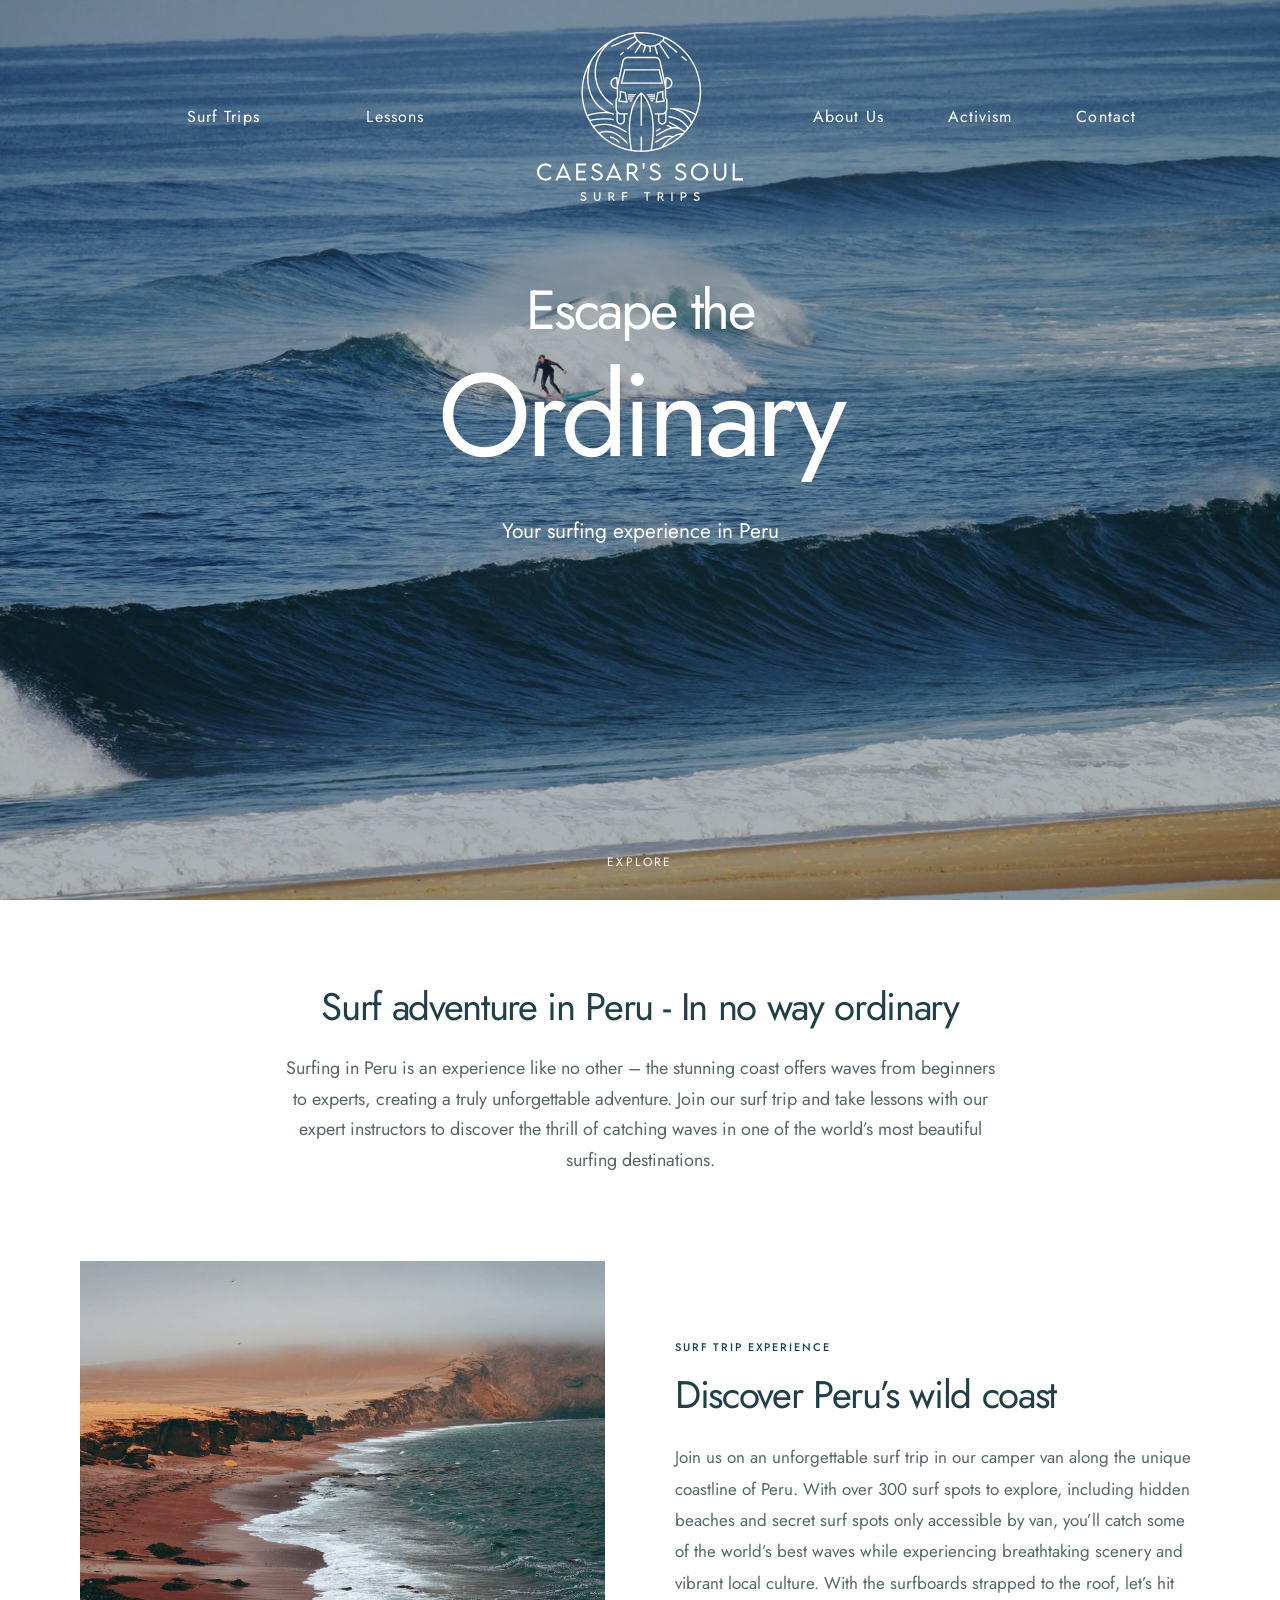
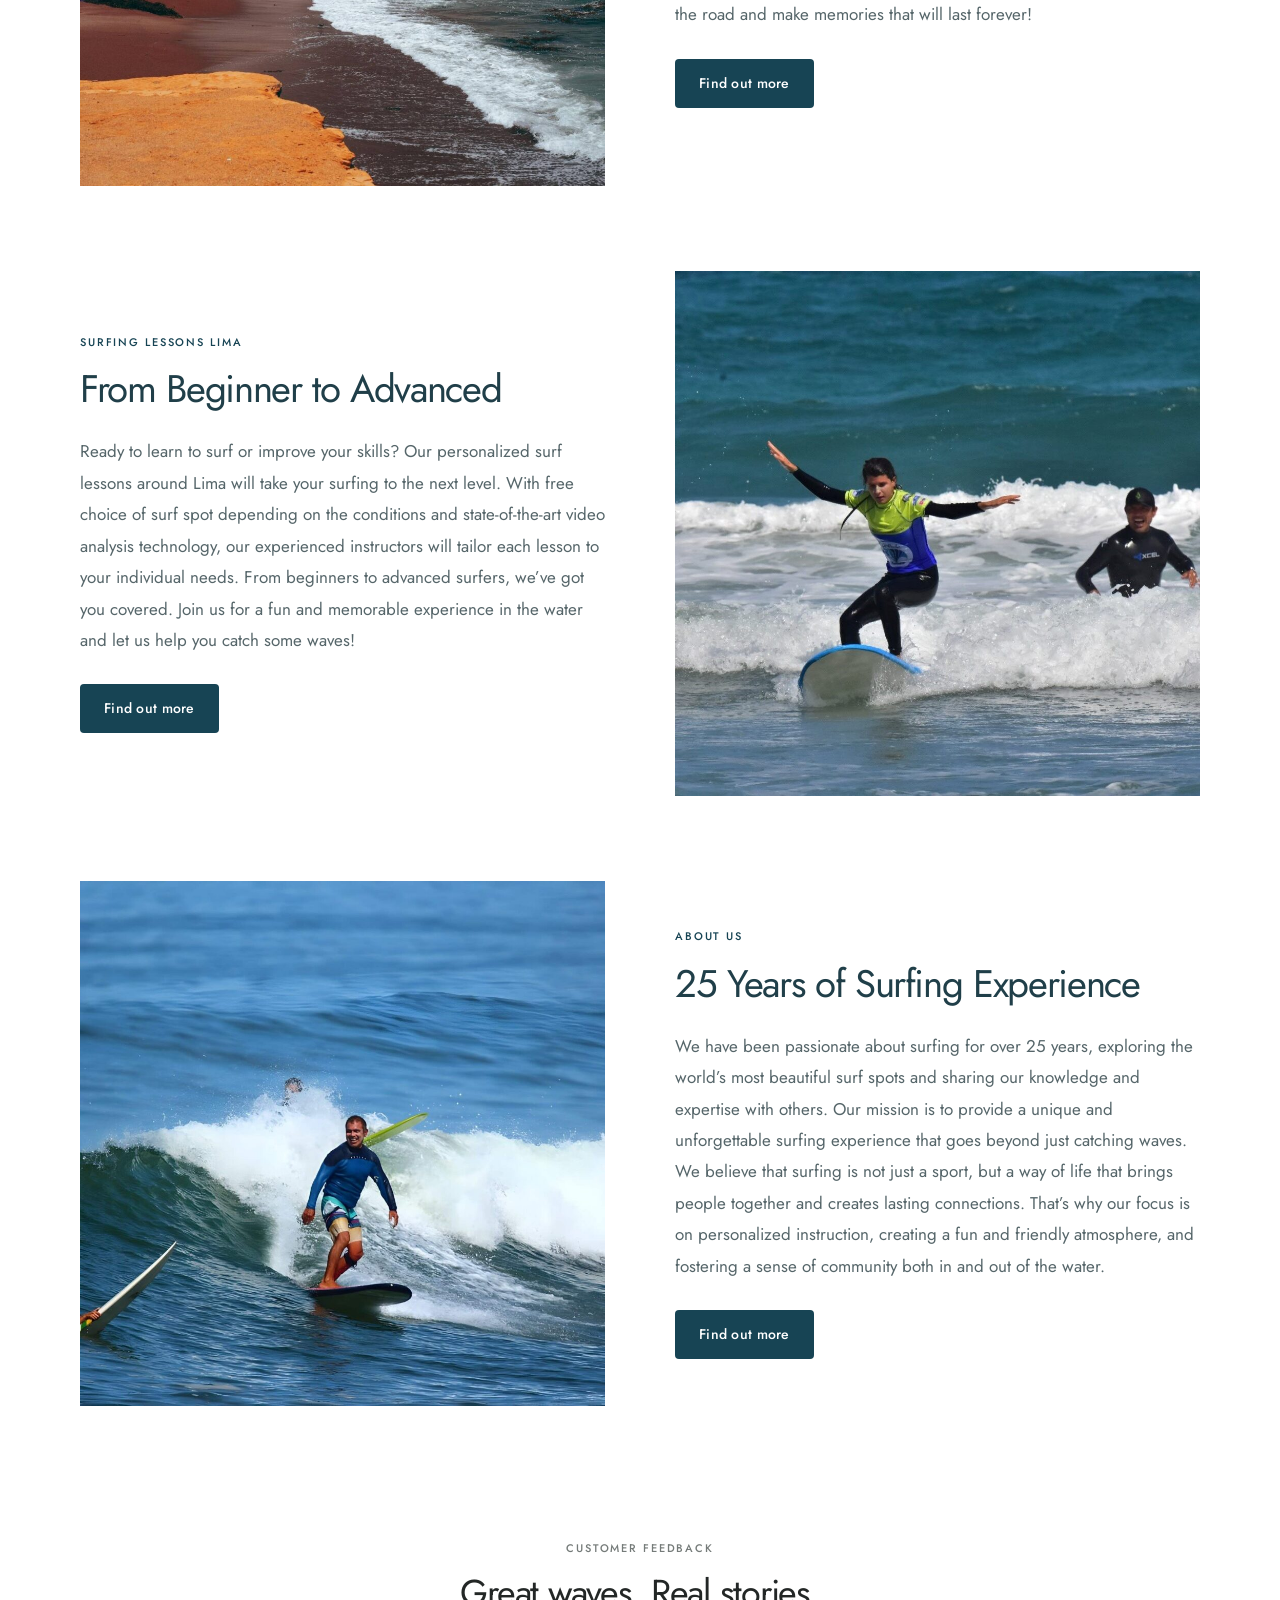
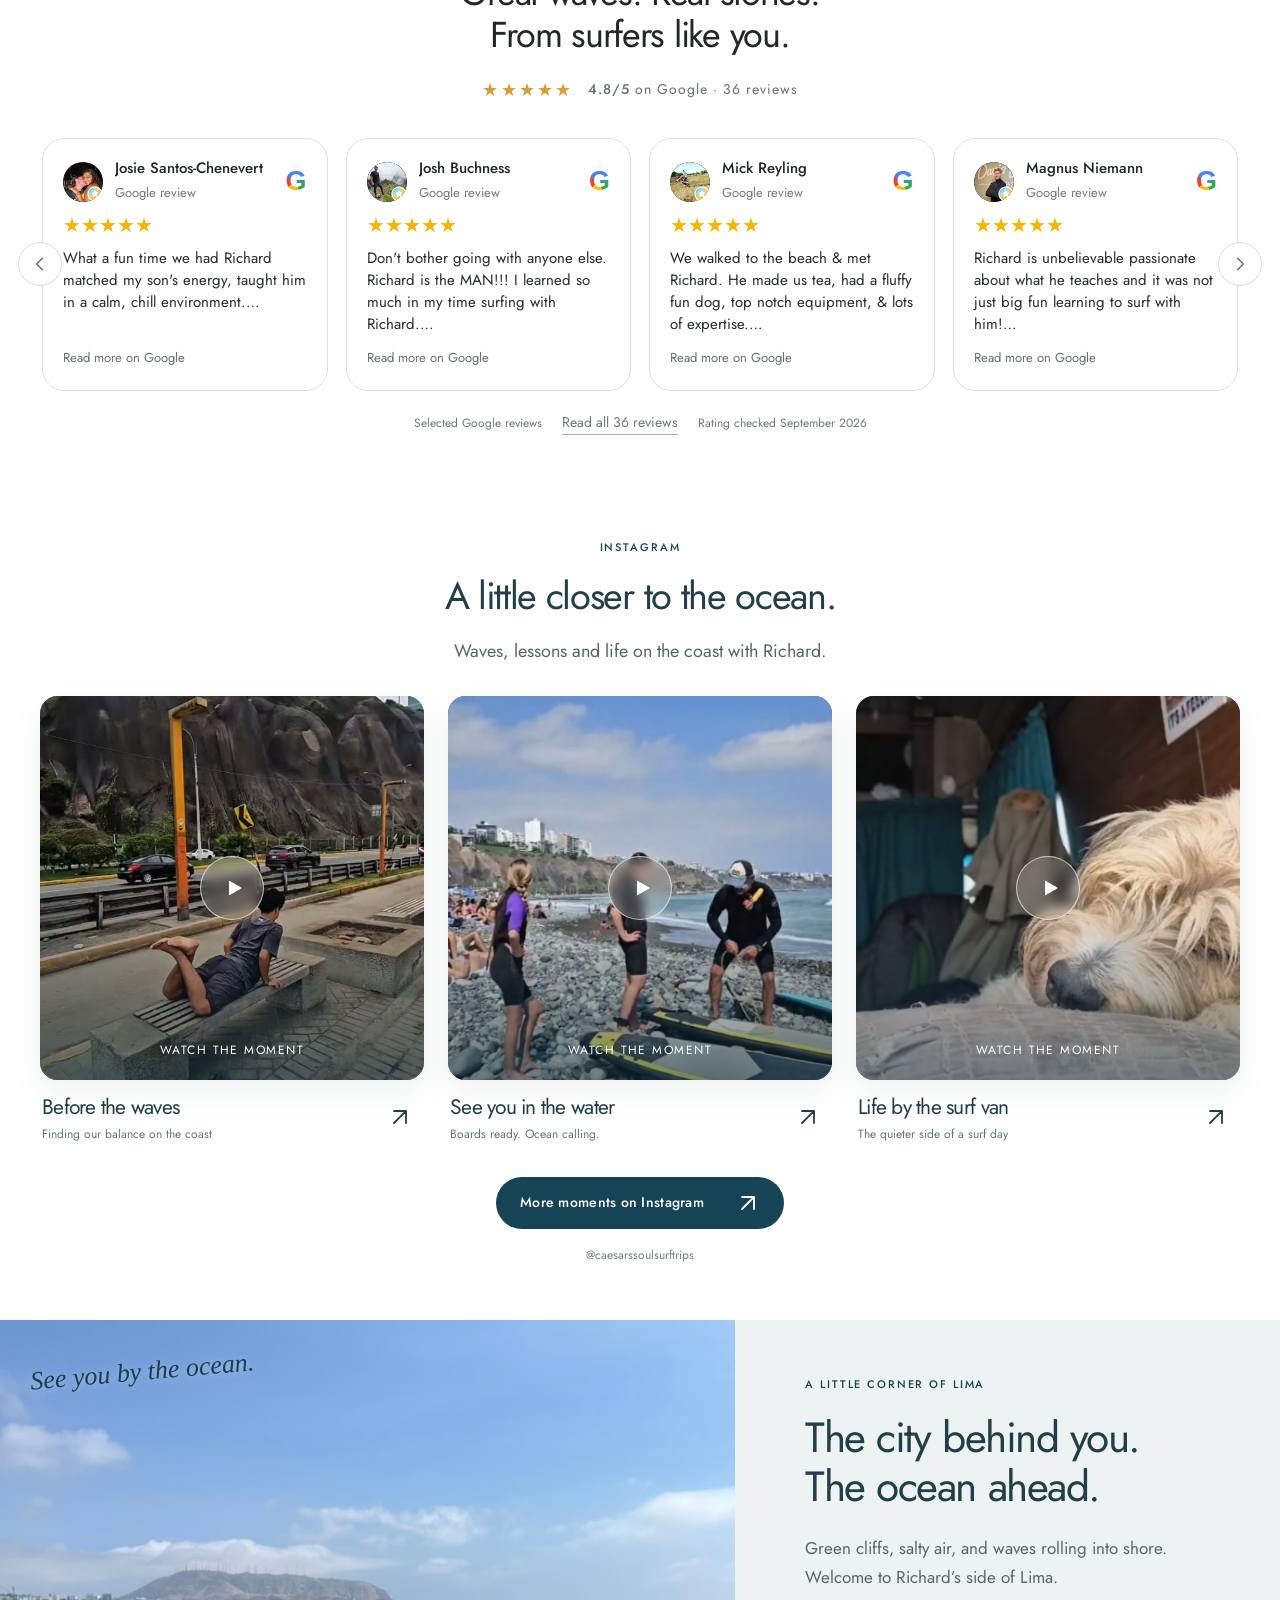
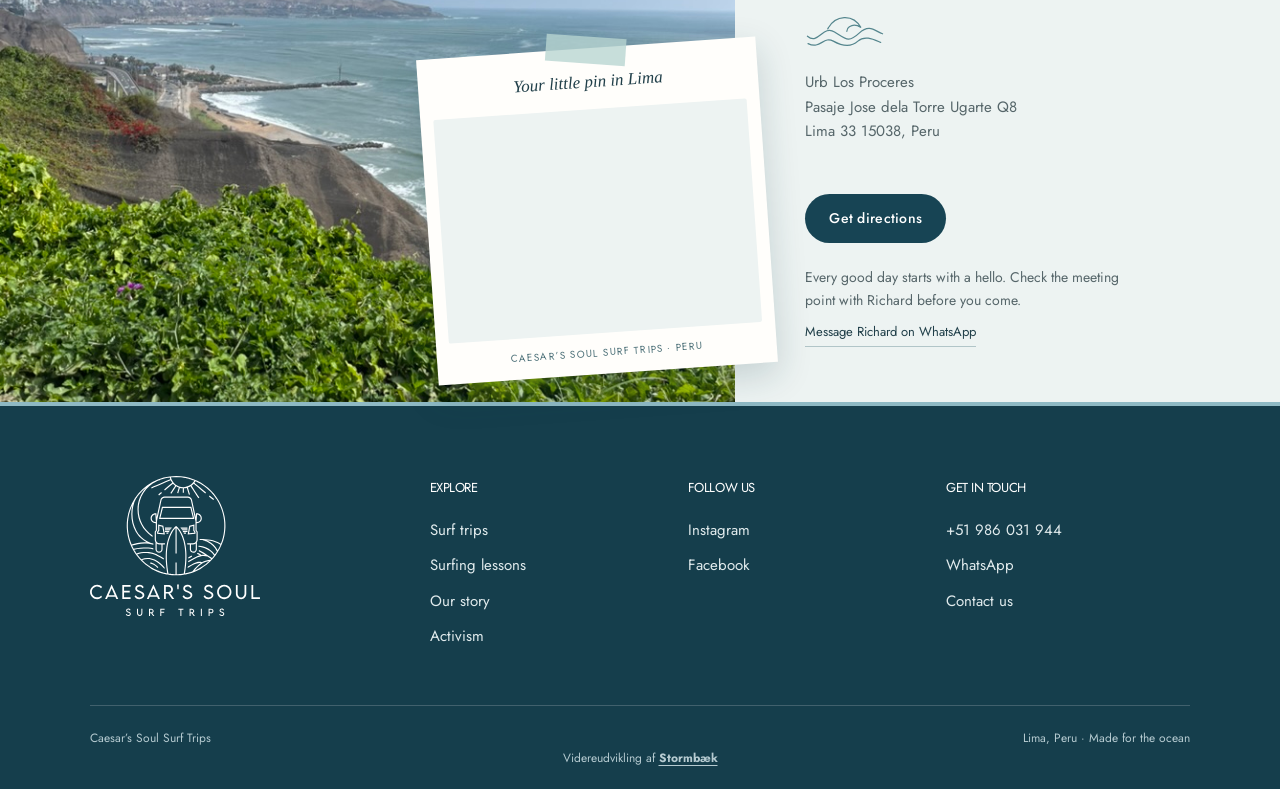
<file: index.html>
<!doctype html><html lang="en"><head><meta charset="utf-8"><meta name="viewport" content="width=device-width, initial-scale=1"><title>Surf Trips &amp; Surfing Lessons in Peru | Caesar's Soul Surf Trips</title><meta name="description" content="Surf trips along the Peruvian coast and personalized surf lessons in Lima with Caesar’s Soul Surf Trips."><meta name="robots" content="index,follow"><link rel="canonical" href="https://caesarssoulsurf.com/"><link rel="icon" href="/assets/favicon.png"><link rel="stylesheet" href="/styles.css?v=3a454f8ea6ab"><link rel="preload" as="image" href="/assets/hero.jpg"><script src="/app.js?v=3a454f8ea6ab" defer></script></head><body class="home-page original-home"><section class="hero hero-home"><a class="skip" href="#content">Skip to content</a><header class="header"><nav class="desktop-nav" aria-label="Main navigation"><div class="nav-links nav-links-left"><a href="/surf-trips/" >Surf Trips</a><a href="/lessons/" >Lessons</a></div><a class="logo" href="/" aria-label="Caesar’s Soul Surf Trips — home"><img src="/assets/white_logo_font_bottom.svg" alt="Caesar’s Soul Surf Trips" width="220" height="180"></a><div class="nav-links nav-links-right"><a href="/about/" >About Us</a><a href="/advocacy/" >Activism</a><a href="/contact/" >Contact</a></div></nav><div class="mobile-header"><a href="/" aria-label="Home"><img src="/assets/white_logo_font_bottom.svg" alt="Caesar’s Soul Surf Trips" width="125" height="110"></a><button class="menu-toggle" aria-expanded="false" aria-controls="mobile-nav">Menu <span aria-hidden="true">☰</span></button></div><nav id="mobile-nav" class="mobile-nav" aria-label="Mobile navigation" hidden><a href="/" aria-current="page">Home</a><a href="/surf-trips/" >Surf Trips</a><a href="/lessons/" >Lessons</a><a href="/about/" >About Us</a><a href="/advocacy/" >Activism</a><a href="/contact/" >Contact</a></nav></header><div class="hero-copy"><h1><span>Escape the</span>Ordinary</h1><p>Your surfing experience in Peru</p></div><a class="scroll-hint" href="#content" aria-label="Explore the website">Explore </a></section><main id="content"><section class="intro original-intro"><h2>Surf adventure in Peru - In no way ordinary</h2><p>Surfing in Peru is an experience like no other – the stunning coast offers waves from beginners to experts, creating a truly unforgettable adventure. Join our surf trip and take lessons with our expert instructors to discover the thrill of catching waves in one of the world’s most beautiful surfing destinations.</p></section><div class="sections original-sections"><section class="split "><div class="split-image"><img class="" src="/assets/peru_resized-1024x1024.jpg" alt="Surf adventure along the coast of Peru" loading="lazy" decoding="async"></div><div class="split-copy"><p class="eyebrow">Surf trip experience</p><h2>Discover Peru’s wild coast</h2><p>Join us on an unforgettable surf trip in our camper van along the unique coastline of Peru. With over 300 surf spots to explore, including hidden beaches and secret surf spots only accessible by van, you’ll catch some of the world’s best waves while experiencing breathtaking scenery and vibrant local culture. With the surfboards strapped to the roof, let’s hit the road and make memories that will last forever!</p><a class="button " href="/surf-trips/">Find out more</a></div></section><section class="split reverse"><div class="split-image"><img class="" src="/assets/43163323_2741460079213431_8113777853092331520_n-1024x1024.jpg" alt="Surfing lessons with Richard in Lima" loading="lazy" decoding="async"></div><div class="split-copy"><p class="eyebrow">Surfing lessons Lima</p><h2>From Beginner to Advanced</h2><p>Ready to learn to surf or improve your skills? Our personalized surf lessons around Lima will take your surfing to the next level. With free choice of surf spot depending on the conditions and state-of-the-art video analysis technology, our experienced instructors will tailor each lesson to your individual needs. From beginners to advanced surfers, we’ve got you covered. Join us for a fun and memorable experience in the water and let us help you catch some waves!</p><a class="button " href="/lessons/">Find out more</a></div></section><section class="split "><div class="split-image"><img class="" src="/assets/upscaler-Snapinsta.app_1080_157530519_3919978811388928_5125292825138904395_n-2x-1024x1024.jpg" alt="Richard surfing a wave in Peru" loading="lazy" decoding="async"></div><div class="split-copy"><p class="eyebrow">About us</p><h2>25 Years of Surfing Experience</h2><p>We have been passionate about surfing for over 25 years, exploring the world’s most beautiful surf spots and sharing our knowledge and expertise with others. Our mission is to provide a unique and unforgettable surfing experience that goes beyond just catching waves. We believe that surfing is not just a sport, but a way of life that brings people together and creates lasting connections. That’s why our focus is on personalized instruction, creating a fun and friendly atmosphere, and fostering a sense of community both in and out of the water.</p><a class="button " href="/about/">Find out more</a></div></section></div><section class="google-reviews" id="google-reviews" aria-labelledby="reviews-heading"><header class="reviews-heading"><p class="eyebrow">Customer feedback</p><h2 id="reviews-heading">Great waves. Real stories.<br>From surfers like you.</h2><p class="reviews-rating"><span class="rating-stars" aria-hidden="true">★★★★★</span><span><strong>4.8/5</strong> on Google · 36 reviews</span></p></header><div class="review-carousel" role="region" aria-label="Selected Google reviews" aria-roledescription="carousel"><button class="review-arrow review-prev" aria-label="Previous reviews" aria-controls="review-cards" hidden><svg class="arrow-icon" viewBox="0 0 24 24" width="24" height="24" fill="none" stroke="currentColor" stroke-width="1.8" stroke-linecap="round" stroke-linejoin="round" aria-hidden="true" focusable="false"><path d="m15 5-7 7 7 7"/></svg></button><div class="review-cards" id="review-cards" tabindex="0" aria-label="Swipe or scroll to browse reviews"><figure class="google-review-card"><figcaption><span class="review-avatar" aria-hidden="true"><img src="/media/reviews/josie.jpg" alt="" width="44" height="44" loading="lazy" decoding="async"></span><div><a href="https://www.google.com/maps/contrib/115795389318138880476/reviews?hl=en" target="_blank" rel="noopener noreferrer">Josie Santos-Chenevert</a><span>Google review</span></div><span class="google-mark" aria-label="Google">G</span></figcaption><span class="rating-stars" role="img" aria-label="5 out of 5 stars">★★★★★</span><blockquote>What a fun time we had Richard matched my son's energy,  taught him in a calm, chill environment.…</blockquote><a class="review-read-more" href="https://www.google.com/search?q=Caesars+Surf+Lessons+Lima+%E2%80%93+Soul+Surftrips&amp;si=APenkKm7iecQ4G6P-TsbSMFKIQtv3EFIqRAFw-i8uEbk55Z-_2t6E2nAcfw6A1wcYHa4MsYsliSc2XcHP3xqcKp-61ZVwGQEOQCvAKkKn0cenu7PqJFAFZc%3D" target="_blank" rel="noopener noreferrer">Read more on Google</a></figure><figure class="google-review-card"><figcaption><span class="review-avatar" aria-hidden="true"><img src="/media/reviews/josh.jpg" alt="" width="44" height="44" loading="lazy" decoding="async"></span><div><a href="https://www.google.com/maps/contrib/108381646120749730411/reviews?hl=en" target="_blank" rel="noopener noreferrer">Josh Buchness</a><span>Google review</span></div><span class="google-mark" aria-label="Google">G</span></figcaption><span class="rating-stars" role="img" aria-label="5 out of 5 stars">★★★★★</span><blockquote>Don't bother going with anyone else. Richard is the MAN!!! I learned so much in my time surfing with Richard.…</blockquote><a class="review-read-more" href="https://www.google.com/search?q=Caesars+Surf+Lessons+Lima+%E2%80%93+Soul+Surftrips&amp;si=APenkKm7iecQ4G6P-TsbSMFKIQtv3EFIqRAFw-i8uEbk55Z-_2t6E2nAcfw6A1wcYHa4MsYsliSc2XcHP3xqcKp-61ZVwGQEOQCvAKkKn0cenu7PqJFAFZc%3D" target="_blank" rel="noopener noreferrer">Read more on Google</a></figure><figure class="google-review-card"><figcaption><span class="review-avatar" aria-hidden="true"><img src="/media/reviews/mick.jpg" alt="" width="44" height="44" loading="lazy" decoding="async"></span><div><a href="https://www.google.com/maps/contrib/110199332185014157491/reviews?hl=en" target="_blank" rel="noopener noreferrer">Mick Reyling</a><span>Google review</span></div><span class="google-mark" aria-label="Google">G</span></figcaption><span class="rating-stars" role="img" aria-label="5 out of 5 stars">★★★★★</span><blockquote>We walked to the beach &amp; met Richard. He made us tea, had a fluffy fun dog, top notch equipment, &amp; lots of expertise.…</blockquote><a class="review-read-more" href="https://www.google.com/search?q=Caesars+Surf+Lessons+Lima+%E2%80%93+Soul+Surftrips&amp;si=APenkKm7iecQ4G6P-TsbSMFKIQtv3EFIqRAFw-i8uEbk55Z-_2t6E2nAcfw6A1wcYHa4MsYsliSc2XcHP3xqcKp-61ZVwGQEOQCvAKkKn0cenu7PqJFAFZc%3D" target="_blank" rel="noopener noreferrer">Read more on Google</a></figure><figure class="google-review-card"><figcaption><span class="review-avatar" aria-hidden="true"><img src="/media/reviews/magnus.jpg" alt="" width="44" height="44" loading="lazy" decoding="async"></span><div><a href="https://www.google.com/maps/contrib/107253339044171945945/reviews?hl=en" target="_blank" rel="noopener noreferrer">Magnus Niemann</a><span>Google review</span></div><span class="google-mark" aria-label="Google">G</span></figcaption><span class="rating-stars" role="img" aria-label="5 out of 5 stars">★★★★★</span><blockquote>Richard is unbelievable passionate about what he teaches and it was not just big fun learning to surf with him!…</blockquote><a class="review-read-more" href="https://www.google.com/search?q=Caesars+Surf+Lessons+Lima+%E2%80%93+Soul+Surftrips&amp;si=APenkKm7iecQ4G6P-TsbSMFKIQtv3EFIqRAFw-i8uEbk55Z-_2t6E2nAcfw6A1wcYHa4MsYsliSc2XcHP3xqcKp-61ZVwGQEOQCvAKkKn0cenu7PqJFAFZc%3D" target="_blank" rel="noopener noreferrer">Read more on Google</a></figure></div><button class="review-arrow review-next" aria-label="Next reviews" aria-controls="review-cards" hidden><svg class="arrow-icon" viewBox="0 0 24 24" width="24" height="24" fill="none" stroke="currentColor" stroke-width="1.8" stroke-linecap="round" stroke-linejoin="round" aria-hidden="true" focusable="false"><path d="m9 5 7 7-7 7"/></svg></button><span class="sr-only" id="review-status" aria-live="polite"></span></div><div class="reviews-source"><span>Selected Google reviews</span><a class="google-all-link" href="https://www.google.com/search?q=Caesars+Surf+Lessons+Lima+%E2%80%93+Soul+Surftrips&amp;si=APenkKm7iecQ4G6P-TsbSMFKIQtv3EFIqRAFw-i8uEbk55Z-_2t6E2nAcfw6A1wcYHa4MsYsliSc2XcHP3xqcKp-61ZVwGQEOQCvAKkKn0cenu7PqJFAFZc%3D" target="_blank" rel="noopener noreferrer">Read all 36 reviews</a><span>Rating checked September 2026</span></div></section><section class="instagram-section" id="instagram" aria-labelledby="instagram-heading"><div class="instagram-heading"><p class="eyebrow">Instagram</p><h2 id="instagram-heading">A little closer to the ocean.</h2><p>Waves, lessons and life on the coast with Richard.</p></div><div class="instagram-grid"><article class="instagram-post"><div class="surf-video-wrap "><video class="surf-video" data-start="0" controls playsinline muted preload="none" poster="/media/surf-lessons.jpg" aria-label="Before the waves"><source src="/media/surf-lessons.mp4" type="video/mp4">Your browser does not support video. <a href="https://www.instagram.com/reel/DbWFin_SDp0/">Watch on Instagram</a>.</video><button class="surf-play" type="button" aria-label="Play Before the waves"><span aria-hidden="true"><svg viewBox="0 0 24 24" width="24" height="24" fill="currentColor" focusable="false"><path d="M7 4.5v15L20 12Z"/></svg></span><span class="surf-play-label">Watch the moment</span></button></div><div class="surf-video-caption"><div><h3>Before the waves</h3><p>Finding our balance on the coast</p></div><a href="https://www.instagram.com/reel/DbWFin_SDp0/" target="_blank" rel="noopener noreferrer" aria-label="Open Before the waves on Instagram"><svg class="arrow-icon" viewBox="0 0 24 24" width="24" height="24" fill="none" stroke="currentColor" stroke-width="1.8" stroke-linecap="round" stroke-linejoin="round" aria-hidden="true" focusable="false"><path d="M6 18 18 6M6 6h12v12"/></svg></a></div></article><article class="instagram-post"><div class="surf-video-wrap "><video class="surf-video" data-start="0" controls playsinline muted preload="none" poster="/media/by-the-ocean.jpg" aria-label="See you in the water"><source src="/media/by-the-ocean.mp4" type="video/mp4">Your browser does not support video. <a href="https://www.instagram.com/reel/DbZBV9PSUcM/">Watch on Instagram</a>.</video><button class="surf-play" type="button" aria-label="Play See you in the water"><span aria-hidden="true"><svg viewBox="0 0 24 24" width="24" height="24" fill="currentColor" focusable="false"><path d="M7 4.5v15L20 12Z"/></svg></span><span class="surf-play-label">Watch the moment</span></button></div><div class="surf-video-caption"><div><h3>See you in the water</h3><p>Boards ready. Ocean calling.</p></div><a href="https://www.instagram.com/reel/DbZBV9PSUcM/" target="_blank" rel="noopener noreferrer" aria-label="Open See you in the water on Instagram"><svg class="arrow-icon" viewBox="0 0 24 24" width="24" height="24" fill="none" stroke="currentColor" stroke-width="1.8" stroke-linecap="round" stroke-linejoin="round" aria-hidden="true" focusable="false"><path d="M6 18 18 6M6 6h12v12"/></svg></a></div></article><article class="instagram-post"><div class="surf-video-wrap "><video class="surf-video" data-start="0" controls playsinline muted preload="none" poster="/media/surf-van.jpg" aria-label="Life by the surf van"><source src="/media/surf-van.mp4" type="video/mp4">Your browser does not support video. <a href="https://www.instagram.com/reel/Da3vONkye_d/">Watch on Instagram</a>.</video><button class="surf-play" type="button" aria-label="Play Life by the surf van"><span aria-hidden="true"><svg viewBox="0 0 24 24" width="24" height="24" fill="currentColor" focusable="false"><path d="M7 4.5v15L20 12Z"/></svg></span><span class="surf-play-label">Watch the moment</span></button></div><div class="surf-video-caption"><div><h3>Life by the surf van</h3><p>The quieter side of a surf day</p></div><a href="https://www.instagram.com/reel/Da3vONkye_d/" target="_blank" rel="noopener noreferrer" aria-label="Open Life by the surf van on Instagram"><svg class="arrow-icon" viewBox="0 0 24 24" width="24" height="24" fill="none" stroke="currentColor" stroke-width="1.8" stroke-linecap="round" stroke-linejoin="round" aria-hidden="true" focusable="false"><path d="M6 18 18 6M6 6h12v12"/></svg></a></div></article></div><a class="button instagram-follow" href="https://www.instagram.com/caesarssoulsurftrips" target="_blank" rel="noopener noreferrer">More moments on Instagram <span aria-hidden="true"><svg class="arrow-icon" viewBox="0 0 24 24" width="24" height="24" fill="none" stroke="currentColor" stroke-width="1.8" stroke-linecap="round" stroke-linejoin="round" aria-hidden="true" focusable="false"><path d="M6 18 18 6M6 6h12v12"/></svg></span></a><p class="instagram-note">@caesarssoulsurftrips</p></section><section class="surf-location location-postcard" id="location" aria-labelledby="location-heading"><div class="location-scene"><img class="location-coast-photo" src="/media/lima-coast-introduction.jpg" width="768" height="1024" alt="Green cliffs overlooking Lima’s beaches and the Pacific Ocean" loading="lazy" decoding="async"><span class="coast-photo-note">See you by the ocean.</span><div class="location-map-postcard"><span class="map-postcard-label">Your little pin in Lima</span><div class="location-map"><iframe title="Caesars Surf Lessons Lima – Soul Surftrips on Google Maps" src="https://www.google.com/maps/embed?pb=!1m14!1m8!1m3!1d9000!2d-77.0338491!3d-12.131292!3m2!1i1024!2i768!4f13.1!3m3!1m2!1s0x9105c9345cf4f861%3A0xf8ea9fe23767f212!2sCaesars%20Surf%20Lessons%20Lima%20%E2%80%93%20Soul%20Surftrips!5e0!3m2!1sen!2spe!4v1790718642669!5m2!1sen!2spe" loading="lazy" referrerpolicy="no-referrer-when-downgrade" allowfullscreen></iframe></div><span class="map-postcard-footer">Caesar’s Soul Surf Trips · Peru</span></div></div><div class="location-copy"><p class="eyebrow">A little corner of Lima</p><h2 id="location-heading">The city behind you.<br>The ocean ahead.</h2><p class="location-welcome">Green cliffs, salty air, and waves rolling into shore. Welcome to Richard’s side of Lima.</p><svg class="location-wave" viewBox="0 0 130 55" fill="none" aria-hidden="true"><path d="M4 36c18 15 25-19 44-7s23 18 40 2 26-3 38 1M5 48c20 10 25-13 41-4s29 10 40 0 25-3 37 2M37 24c12-23 41-25 54-2-10-7-22-4-23 6" stroke="currentColor" stroke-width="2" stroke-linecap="round"/></svg><address>Urb Los Proceres<br>Pasaje Jose dela Torre Ugarte Q8<br>Lima 33 15038, Peru</address><a class="button" href="https://www.google.com/maps/dir/?api=1&amp;destination=-12.131292,-77.0338491" target="_blank" rel="noopener noreferrer">Get directions</a><p class="location-note">Every good day starts with a hello. Check the meeting point with Richard before you come.</p><a class="location-whatsapp" href="https://wa.me/51986031944?text=Hi%20Richard!%20Where%20should%20we%20meet%20for%20my%20surf%20experience%3F" target="_blank" rel="noopener noreferrer">Message Richard on WhatsApp</a></div></section></main><footer><div class="footer-inner"><a href="/" aria-label="Home"><img class="footer-logo" src="/assets/white_logo_font_bottom.svg" alt="Caesar's Soul Surf Trips" loading="lazy" decoding="async"></a><div><h2>Explore</h2><a href="/surf-trips/">Surf trips</a><a href="/lessons/">Surfing lessons</a><a href="/about/">Our story</a><a href="/advocacy/">Activism</a></div><div><h2>Follow us</h2><a href="https://www.instagram.com/caesarssoulsurftrips" target="_blank" rel="noopener noreferrer">Instagram</a><a href="https://web.facebook.com/CaesarsSoulSurftrips" target="_blank" rel="noopener noreferrer">Facebook</a></div><div><h2>Get in touch</h2><a href="tel:+51986031944">+51 986 031 944</a><a href="https://wa.me/51986031944" target="_blank" rel="noopener noreferrer">WhatsApp</a><a href="/contact/">Contact us</a></div></div><div class="footer-bottom"><span>Caesar’s Soul Surf Trips</span><span>Lima, Peru · Made for the ocean</span><span class="site-credit" lang="da">Videreudvikling af <a href="https://stormbaek.com/"><strong>Stormbæk</strong></a></span></div></footer><a class="floating-whatsapp" href="https://wa.me/51986031944" target="_blank" rel="noopener noreferrer" aria-label="Chat with Richard on WhatsApp at +51 986 031 944"><svg viewBox="0 0 24 24" fill="none" stroke="currentColor" stroke-width="1.7" aria-hidden="true"><path d="M20 11.5a8.5 8.5 0 0 1-12.8 7.3L3 20l1.2-4.2A8.5 8.5 0 1 1 20 11.5Z"/><path d="M8 7.5c0 4.7 3.8 8.5 8.5 8.5l1-2.5-3-1-1 1c-1.6-.7-2.8-1.9-3.5-3.5l1-1-1-2.5Z"/></svg><span>WhatsApp Richard</span></a></body></html>
</file>
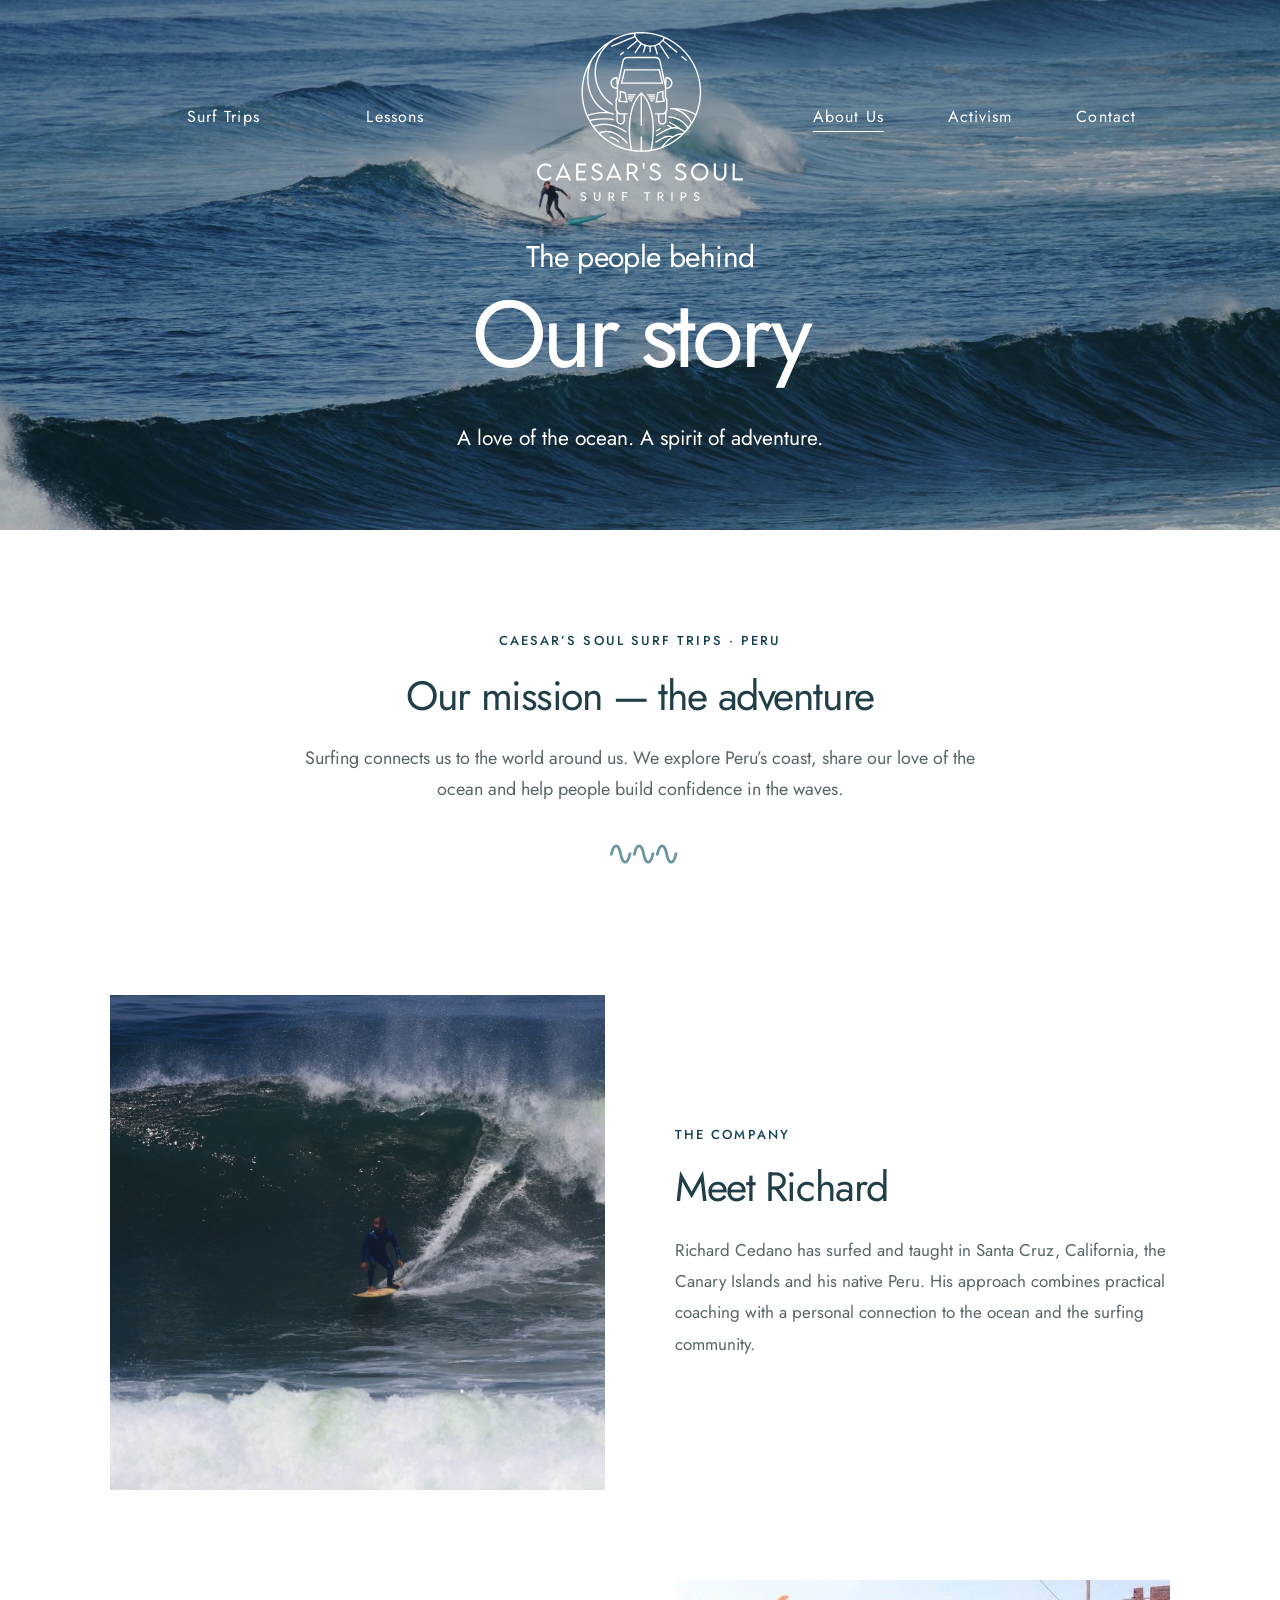
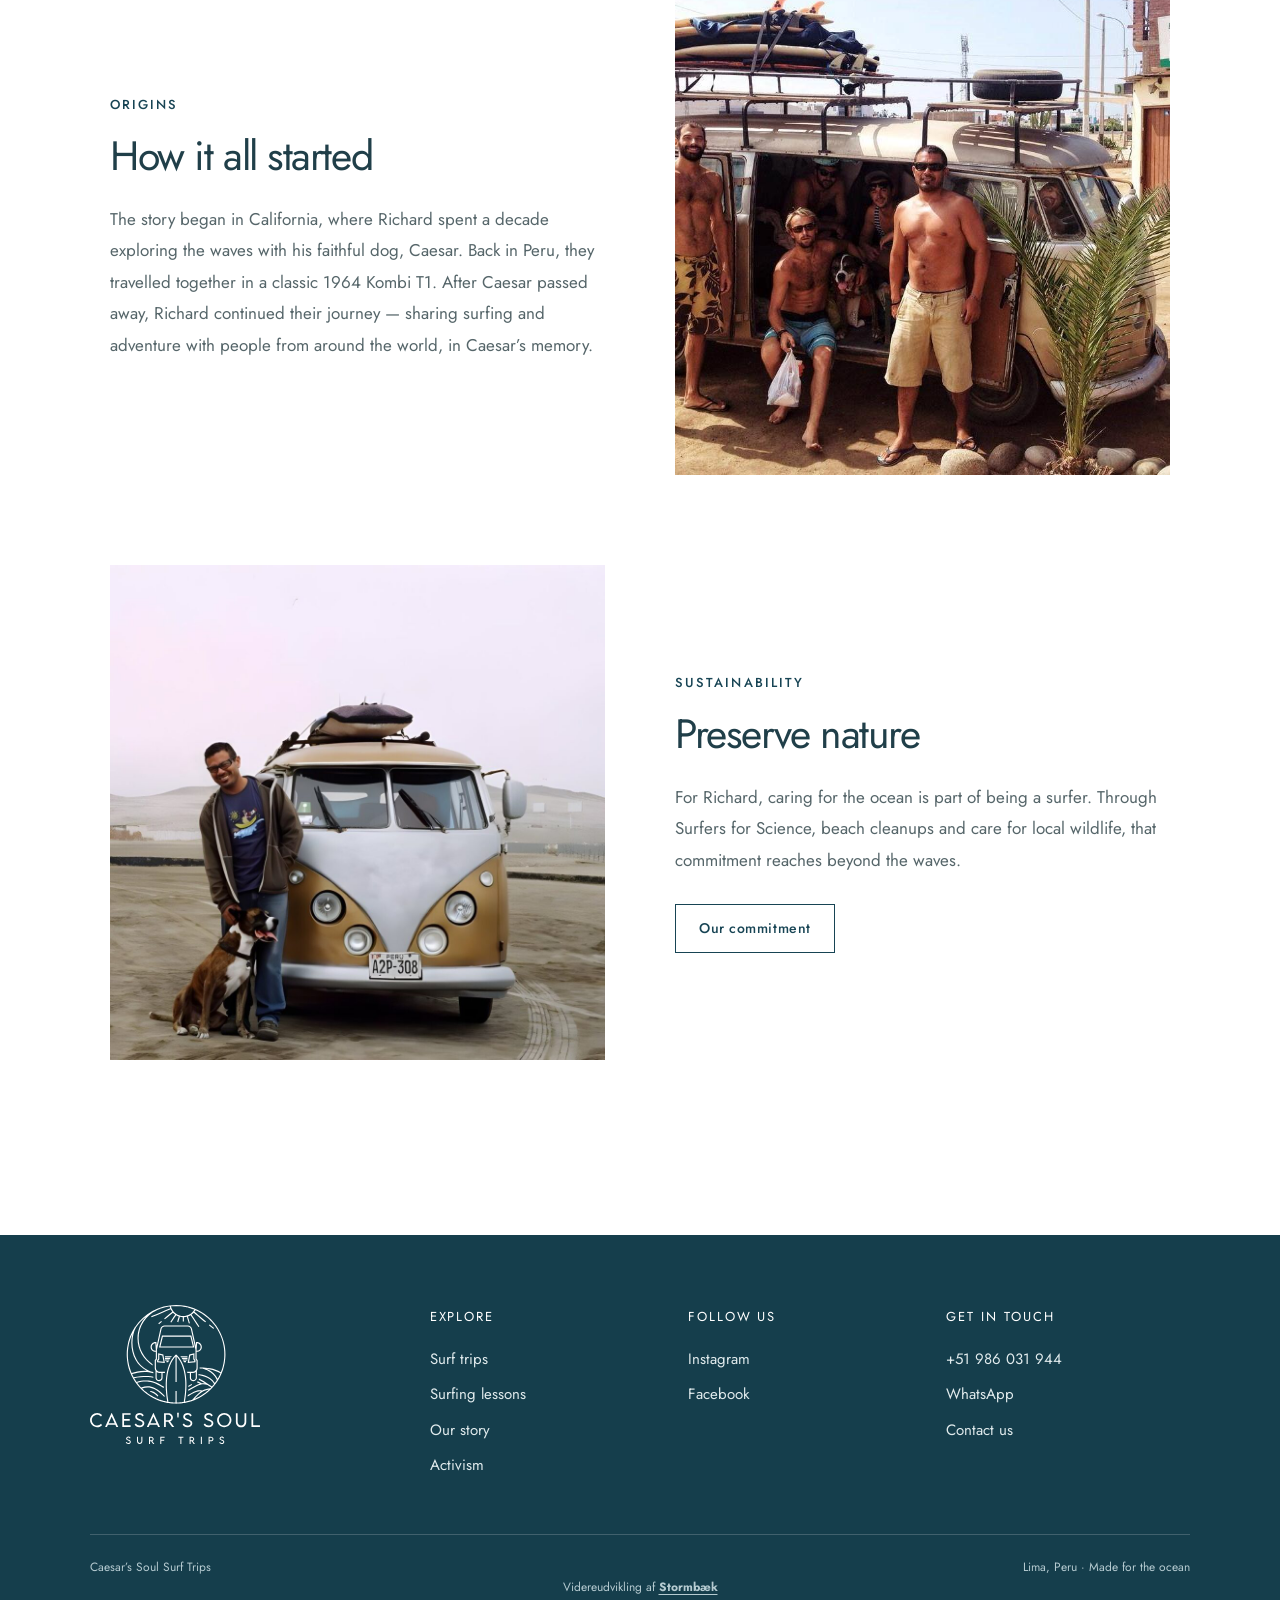
<file: about/index.html>
<!doctype html><html lang="en"><head><meta charset="utf-8"><meta name="viewport" content="width=device-width, initial-scale=1"><title>Our Story | Caesar's Soul Surf Trips</title><meta name="description" content="Meet Richard Cedano and discover the story behind Caesar’s Soul Surf Trips."><meta name="robots" content="index,follow"><link rel="canonical" href="https://caesarssoulsurf.com/about/"><link rel="icon" href="/assets/favicon.png"><link rel="stylesheet" href="/styles.css?v=3a454f8ea6ab"><link rel="preload" as="image" href="/assets/hero.jpg"><script src="/app.js?v=3a454f8ea6ab" defer></script></head><body class="inner-page"><section class="hero hero-inner"><a class="skip" href="#content">Skip to content</a><header class="header"><nav class="desktop-nav" aria-label="Main navigation"><div class="nav-links nav-links-left"><a href="/surf-trips/" >Surf Trips</a><a href="/lessons/" >Lessons</a></div><a class="logo" href="/" aria-label="Caesar’s Soul Surf Trips — home"><img src="/assets/white_logo_font_bottom.svg" alt="Caesar’s Soul Surf Trips" width="220" height="180"></a><div class="nav-links nav-links-right"><a href="/about/" aria-current="page">About Us</a><a href="/advocacy/" >Activism</a><a href="/contact/" >Contact</a></div></nav><div class="mobile-header"><a href="/" aria-label="Home"><img src="/assets/white_logo_font_bottom.svg" alt="Caesar’s Soul Surf Trips" width="125" height="110"></a><button class="menu-toggle" aria-expanded="false" aria-controls="mobile-nav">Menu <span aria-hidden="true">☰</span></button></div><nav id="mobile-nav" class="mobile-nav" aria-label="Mobile navigation" hidden><a href="/" >Home</a><a href="/surf-trips/" >Surf Trips</a><a href="/lessons/" >Lessons</a><a href="/about/" aria-current="page">About Us</a><a href="/advocacy/" >Activism</a><a href="/contact/" >Contact</a></nav></header><div class="hero-copy"><h1><span>The people behind</span>Our story</h1><p>A love of the ocean. A spirit of adventure.</p></div></section><main id="content"><section class="intro"><p class="eyebrow">Caesar’s Soul Surf Trips · Peru</p><h2>Our mission — the adventure</h2><p>Surfing connects us to the world around us. We explore Peru’s coast, share our love of the ocean and help people build confidence in the waves.</p><span class="wave" aria-hidden="true">∿∿∿</span></section><div class="sections"><section class="split "><div class="split-image"><img class="" src="/assets/8I4A5240-2.jpg" alt="Meet Richard" loading="lazy" decoding="async"></div><div class="split-copy"><p class="eyebrow">The company</p><h2>Meet Richard</h2><p>Richard Cedano has surfed and taught in Santa Cruz, California, the Canary Islands and his native Peru. His approach combines practical coaching with a personal connection to the ocean and the surfing community.</p></div></section><section class="split reverse"><div class="split-image"><img class="" src="/assets/10171853_1046492605376862_3487311265007695219_n-1.jpg" alt="How it all started" loading="lazy" decoding="async"></div><div class="split-copy"><p class="eyebrow">Origins</p><h2>How it all started</h2><p>The story began in California, where Richard spent a decade exploring the waves with his faithful dog, Caesar. Back in Peru, they travelled together in a classic 1964 Kombi T1. After Caesar passed away, Richard continued their journey — sharing surfing and adventure with people from around the world, in Caesar’s memory.</p></div></section><section class="split "><div class="split-image"><img class="" src="/assets/richy_van_square-1024x1024.jpg" alt="Preserve nature" loading="lazy" decoding="async"></div><div class="split-copy"><p class="eyebrow">Sustainability</p><h2>Preserve nature</h2><p>For Richard, caring for the ocean is part of being a surfer. Through Surfers for Science, beach cleanups and care for local wildlife, that commitment reaches beyond the waves.</p><a class="button " href="/advocacy/">Our commitment</a></div></section></div></main><footer><div class="footer-inner"><a href="/" aria-label="Home"><img class="footer-logo" src="/assets/white_logo_font_bottom.svg" alt="Caesar's Soul Surf Trips" loading="lazy" decoding="async"></a><div><h2>Explore</h2><a href="/surf-trips/">Surf trips</a><a href="/lessons/">Surfing lessons</a><a href="/about/">Our story</a><a href="/advocacy/">Activism</a></div><div><h2>Follow us</h2><a href="https://www.instagram.com/caesarssoulsurftrips" target="_blank" rel="noopener noreferrer">Instagram</a><a href="https://web.facebook.com/CaesarsSoulSurftrips" target="_blank" rel="noopener noreferrer">Facebook</a></div><div><h2>Get in touch</h2><a href="tel:+51986031944">+51 986 031 944</a><a href="https://wa.me/51986031944" target="_blank" rel="noopener noreferrer">WhatsApp</a><a href="/contact/">Contact us</a></div></div><div class="footer-bottom"><span>Caesar’s Soul Surf Trips</span><span>Lima, Peru · Made for the ocean</span><span class="site-credit" lang="da">Videreudvikling af <a href="https://stormbaek.com/"><strong>Stormbæk</strong></a></span></div></footer><a class="floating-whatsapp" href="https://wa.me/51986031944" target="_blank" rel="noopener noreferrer" aria-label="Chat with Richard on WhatsApp at +51 986 031 944"><svg viewBox="0 0 24 24" fill="none" stroke="currentColor" stroke-width="1.7" aria-hidden="true"><path d="M20 11.5a8.5 8.5 0 0 1-12.8 7.3L3 20l1.2-4.2A8.5 8.5 0 1 1 20 11.5Z"/><path d="M8 7.5c0 4.7 3.8 8.5 8.5 8.5l1-2.5-3-1-1 1c-1.6-.7-2.8-1.9-3.5-3.5l1-1-1-2.5Z"/></svg><span>WhatsApp Richard</span></a></body></html>
</file>
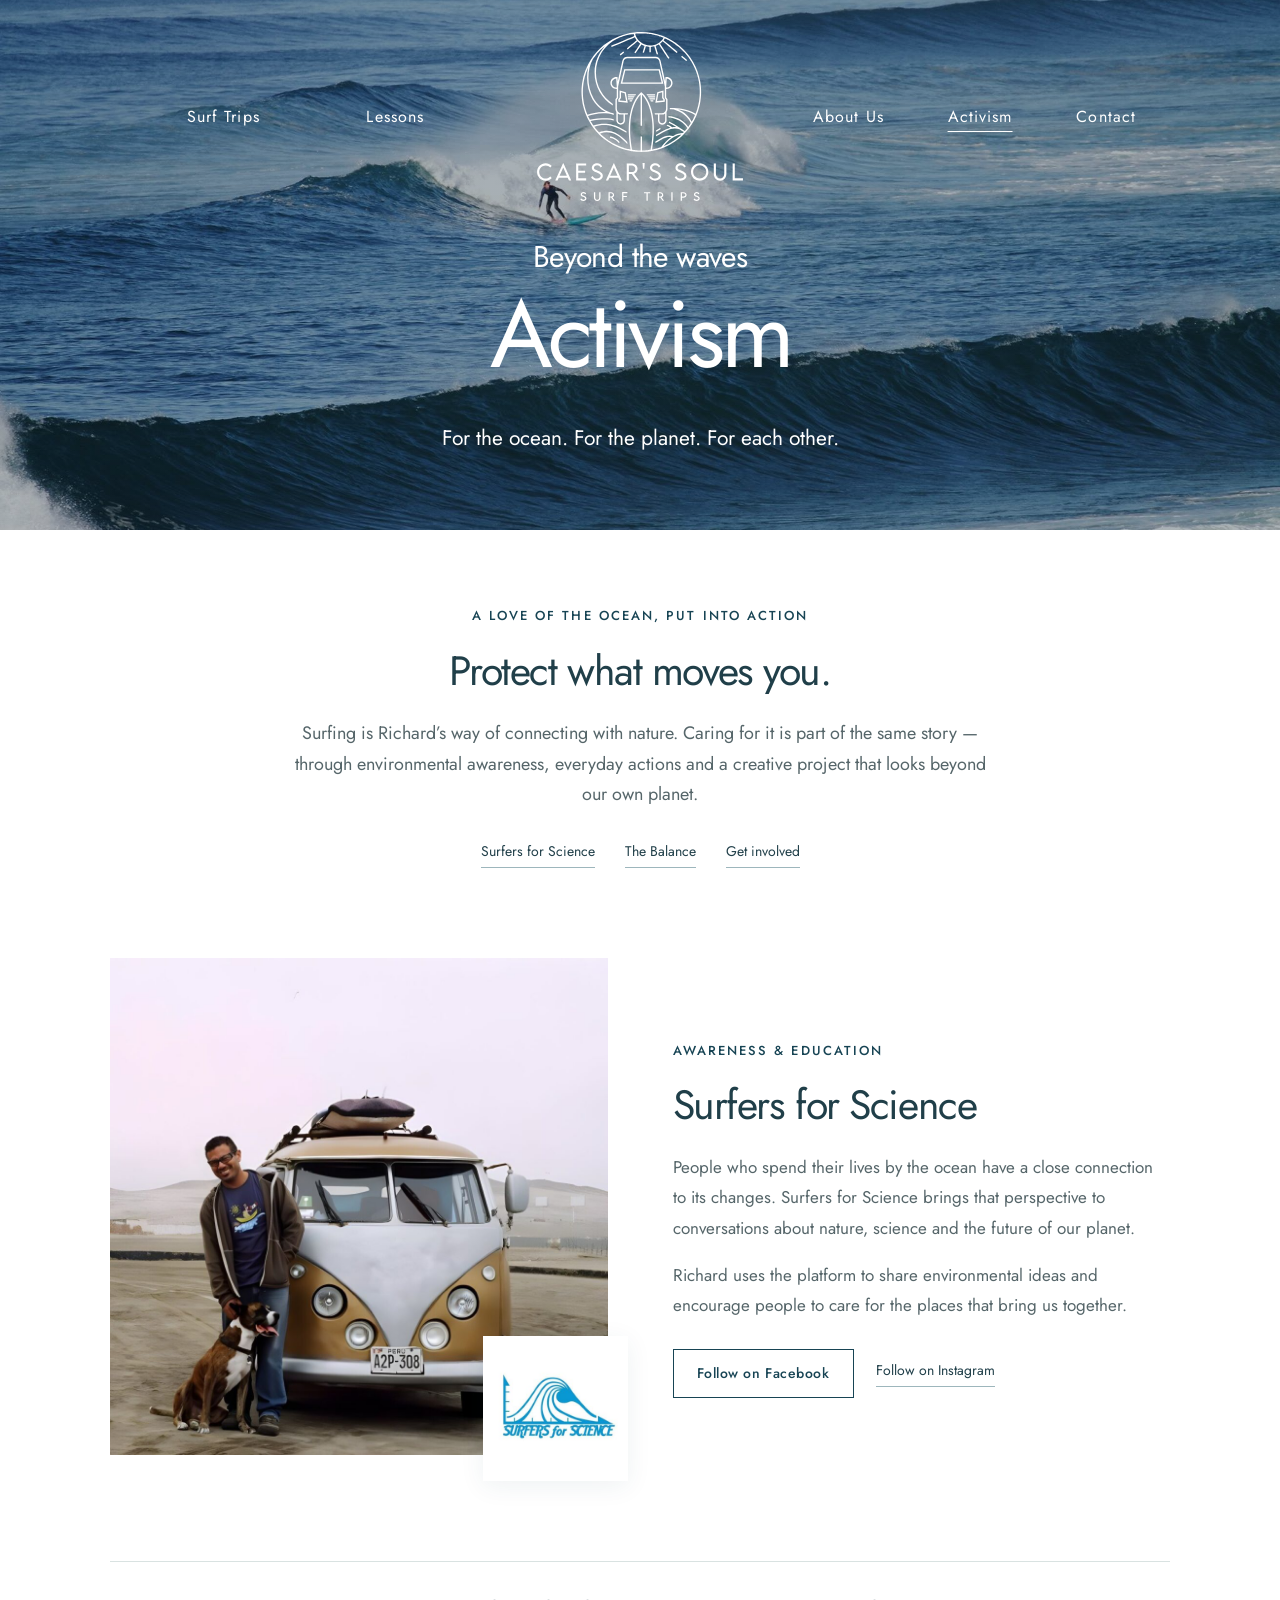
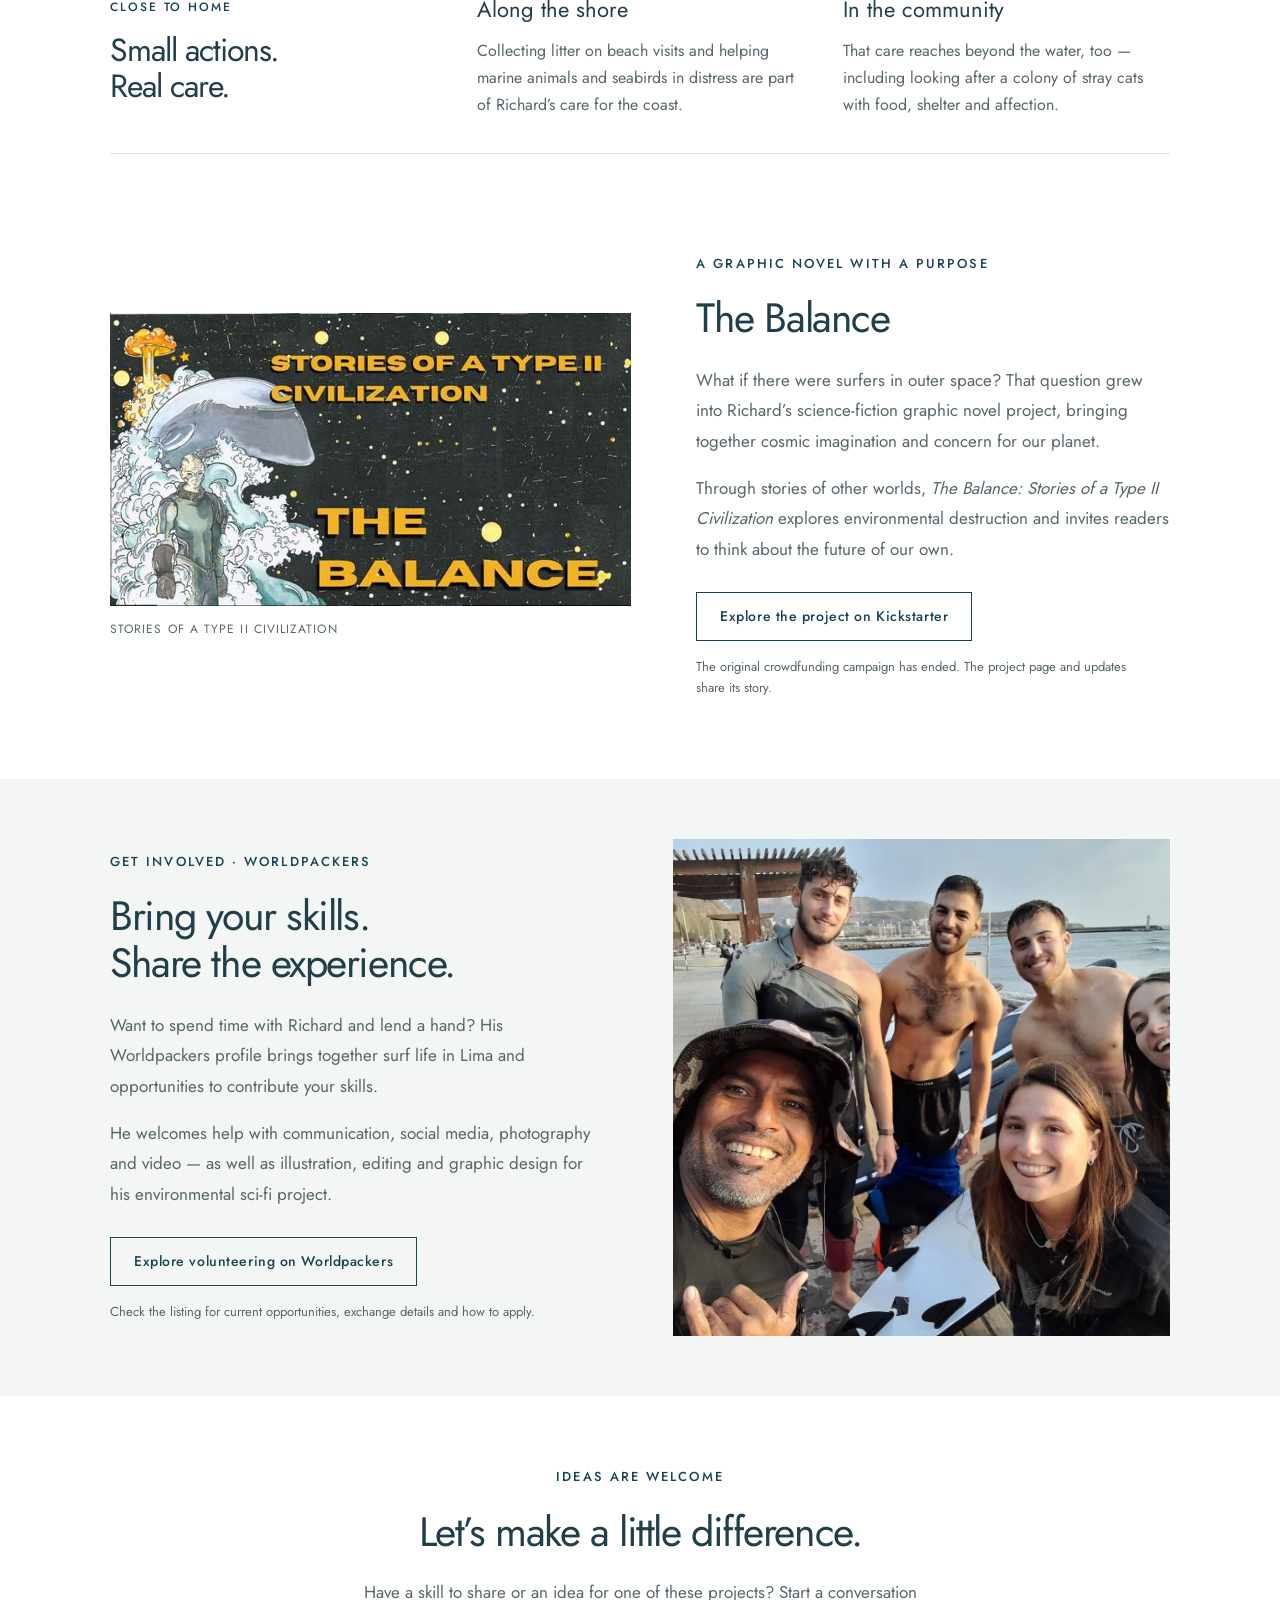
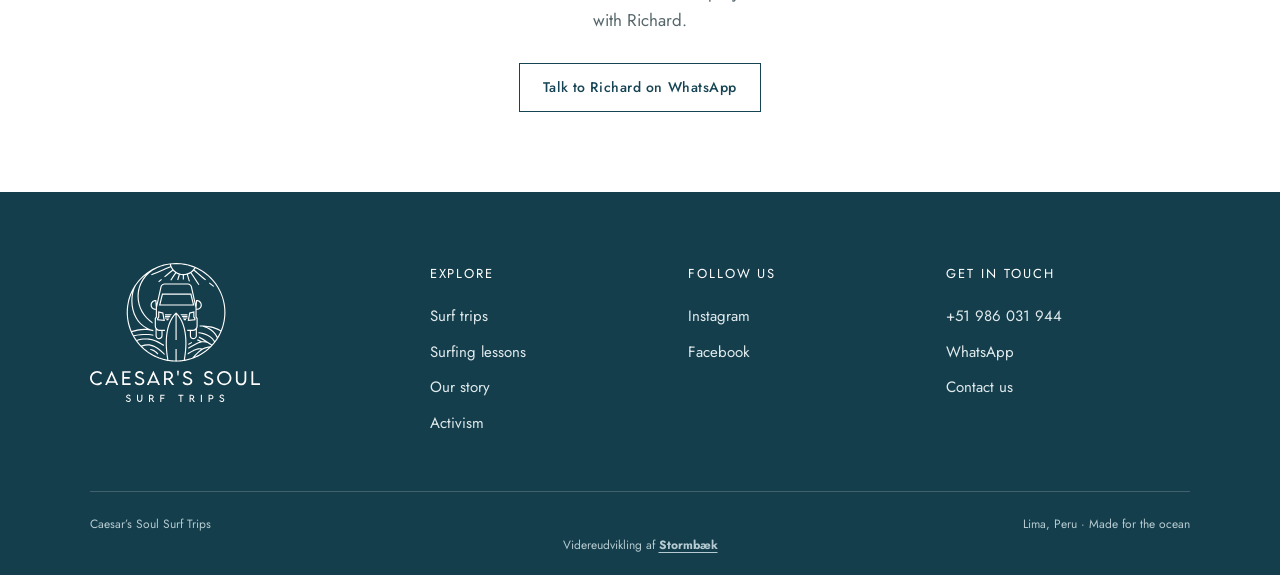
<file: advocacy/index.html>
<!doctype html><html lang="en"><head><meta charset="utf-8"><meta name="viewport" content="width=device-width, initial-scale=1"><title>Activism | Caesar's Soul Surf Trips</title><meta name="description" content="Explore Richard’s environmental work through Surfers for Science, The Balance graphic novel and volunteering with Caesar’s Soul Surf Trips."><meta name="robots" content="index,follow"><link rel="canonical" href="https://caesarssoulsurf.com/advocacy/"><link rel="icon" href="/assets/favicon.png"><link rel="stylesheet" href="/styles.css?v=3a454f8ea6ab"><link rel="preload" as="image" href="/assets/hero.jpg"><script src="/app.js?v=3a454f8ea6ab" defer></script></head><body class="inner-page"><section class="hero hero-inner"><a class="skip" href="#content">Skip to content</a><header class="header"><nav class="desktop-nav" aria-label="Main navigation"><div class="nav-links nav-links-left"><a href="/surf-trips/" >Surf Trips</a><a href="/lessons/" >Lessons</a></div><a class="logo" href="/" aria-label="Caesar’s Soul Surf Trips — home"><img src="/assets/white_logo_font_bottom.svg" alt="Caesar’s Soul Surf Trips" width="220" height="180"></a><div class="nav-links nav-links-right"><a href="/about/" >About Us</a><a href="/advocacy/" aria-current="page">Activism</a><a href="/contact/" >Contact</a></div></nav><div class="mobile-header"><a href="/" aria-label="Home"><img src="/assets/white_logo_font_bottom.svg" alt="Caesar’s Soul Surf Trips" width="125" height="110"></a><button class="menu-toggle" aria-expanded="false" aria-controls="mobile-nav">Menu <span aria-hidden="true">☰</span></button></div><nav id="mobile-nav" class="mobile-nav" aria-label="Mobile navigation" hidden><a href="/" >Home</a><a href="/surf-trips/" >Surf Trips</a><a href="/lessons/" >Lessons</a><a href="/about/" >About Us</a><a href="/advocacy/" aria-current="page">Activism</a><a href="/contact/" >Contact</a></nav></header><div class="hero-copy"><h1><span>Beyond the waves</span>Activism</h1><p>For the ocean. For the planet. For each other.</p></div></section><main id="content"><div class="activism-page">
<section class="activism-intro"><p class="eyebrow">A love of the ocean, put into action</p><h2>Protect what moves you.</h2><p>Surfing is Richard’s way of connecting with nature. Caring for it is part of the same story — through environmental awareness, everyday actions and a creative project that looks beyond our own planet.</p><nav class="activism-topics" aria-label="Explore Richard’s projects"><a href="#surfers-for-science">Surfers for Science</a><a href="#the-balance">The Balance</a><a href="#volunteer">Get involved</a></nav></section>
<section class="activism-project activism-science" id="surfers-for-science" aria-labelledby="science-heading"><div class="activism-science-art"><img class="" src="/assets/richy_van_square-1024x1024.jpg" alt="Richard’s surf van by the coast" loading="lazy" decoding="async"><div class="science-logo"><img class="" src="/assets/surfersforscience-300x300.jpg" alt="Surfers for Science" loading="lazy" decoding="async"></div></div><div class="activism-copy"><p class="eyebrow">Awareness & education</p><h2 id="science-heading">Surfers for Science</h2><p>People who spend their lives by the ocean have a close connection to its changes. Surfers for Science brings that perspective to conversations about nature, science and the future of our planet.</p><p>Richard uses the platform to share environmental ideas and encourage people to care for the places that bring us together.</p><div class="activism-links"><a class="button" href="https://www.facebook.com/surfersforscience" target="_blank" rel="noopener noreferrer">Follow on Facebook</a><a class="activism-text-link" href="https://www.instagram.com/surfersforscience/" target="_blank" rel="noopener noreferrer">Follow on Instagram</a></div></div></section>
<section class="activism-everyday" aria-labelledby="everyday-heading"><div><p class="eyebrow">Close to home</p><h2 id="everyday-heading">Small actions.<br>Real care.</h2></div><div><h3>Along the shore</h3><p>Collecting litter on beach visits and helping marine animals and seabirds in distress are part of Richard’s care for the coast.</p></div><div><h3>In the community</h3><p>That care reaches beyond the water, too — including looking after a colony of stray cats with food, shelter and affection.</p></div></section>
<section class="activism-project activism-balance" id="the-balance" aria-labelledby="balance-heading"><figure class="balance-art"><img src="/media/the-balance-project.jpg" width="1024" height="576" loading="lazy" decoding="async" alt="The Balance: Stories of a Type II Civilization — illustrated science-fiction project artwork"><figcaption>Stories of a Type II Civilization</figcaption></figure><div class="activism-copy"><p class="eyebrow">A graphic novel with a purpose</p><h2 id="balance-heading">The Balance</h2><p>What if there were surfers in outer space? That question grew into Richard’s science-fiction graphic novel project, bringing together cosmic imagination and concern for our planet.</p><p>Through stories of other worlds, <em>The Balance: Stories of a Type II Civilization</em> explores environmental destruction and invites readers to think about the future of our own.</p><a class="button" href="https://www.kickstarter.com/projects/1215991550/the-balance-stories-of-a-type-ii-civilization/posts" target="_blank" rel="noopener noreferrer">Explore the project on Kickstarter</a><p class="activism-note">The original crowdfunding campaign has ended. The project page and updates share its story.</p></div></section>
<section class="activism-volunteer" id="volunteer" aria-labelledby="volunteer-heading"><div class="volunteer-photo"><img src="/media/memories/memory-11.jpg" width="1080" height="1080" loading="lazy" decoding="async" alt="Richard and a smiling group of surfers together beside the ocean in Lima"></div><div class="activism-copy"><p class="eyebrow">Get involved · Worldpackers</p><h2 id="volunteer-heading">Bring your skills.<br>Share the experience.</h2><p>Want to spend time with Richard and lend a hand? His Worldpackers profile brings together surf life in Lima and opportunities to contribute your skills.</p><p>He welcomes help with communication, social media, photography and video — as well as illustration, editing and graphic design for his environmental sci-fi project.</p><a class="button" href="https://www.worldpackers.com/locations/caesars-soul-surftrips" target="_blank" rel="noopener noreferrer">Explore volunteering on Worldpackers</a><p class="activism-note">Check the listing for current opportunities, exchange details and how to apply.</p></div></section>
<section class="activism-contact"><p class="eyebrow">Ideas are welcome</p><h2>Let’s make a little difference.</h2><p>Have a skill to share or an idea for one of these projects? Start a conversation with Richard.</p><a class="button whatsapp-button " href="https://wa.me/51986031944?text=Hi%20Richard!%20I'd%20love%20to%20learn%20more%20about%20your%20activism%20projects%20and%20how%20I%20could%20get%20involved." target="_blank" rel="noopener noreferrer">Talk to Richard on WhatsApp</a></section></div></main><footer><div class="footer-inner"><a href="/" aria-label="Home"><img class="footer-logo" src="/assets/white_logo_font_bottom.svg" alt="Caesar's Soul Surf Trips" loading="lazy" decoding="async"></a><div><h2>Explore</h2><a href="/surf-trips/">Surf trips</a><a href="/lessons/">Surfing lessons</a><a href="/about/">Our story</a><a href="/advocacy/">Activism</a></div><div><h2>Follow us</h2><a href="https://www.instagram.com/caesarssoulsurftrips" target="_blank" rel="noopener noreferrer">Instagram</a><a href="https://web.facebook.com/CaesarsSoulSurftrips" target="_blank" rel="noopener noreferrer">Facebook</a></div><div><h2>Get in touch</h2><a href="tel:+51986031944">+51 986 031 944</a><a href="https://wa.me/51986031944" target="_blank" rel="noopener noreferrer">WhatsApp</a><a href="/contact/">Contact us</a></div></div><div class="footer-bottom"><span>Caesar’s Soul Surf Trips</span><span>Lima, Peru · Made for the ocean</span><span class="site-credit" lang="da">Videreudvikling af <a href="https://stormbaek.com/"><strong>Stormbæk</strong></a></span></div></footer><a class="floating-whatsapp" href="https://wa.me/51986031944" target="_blank" rel="noopener noreferrer" aria-label="Chat with Richard on WhatsApp at +51 986 031 944"><svg viewBox="0 0 24 24" fill="none" stroke="currentColor" stroke-width="1.7" aria-hidden="true"><path d="M20 11.5a8.5 8.5 0 0 1-12.8 7.3L3 20l1.2-4.2A8.5 8.5 0 1 1 20 11.5Z"/><path d="M8 7.5c0 4.7 3.8 8.5 8.5 8.5l1-2.5-3-1-1 1c-1.6-.7-2.8-1.9-3.5-3.5l1-1-1-2.5Z"/></svg><span>WhatsApp Richard</span></a></body></html>
</file>
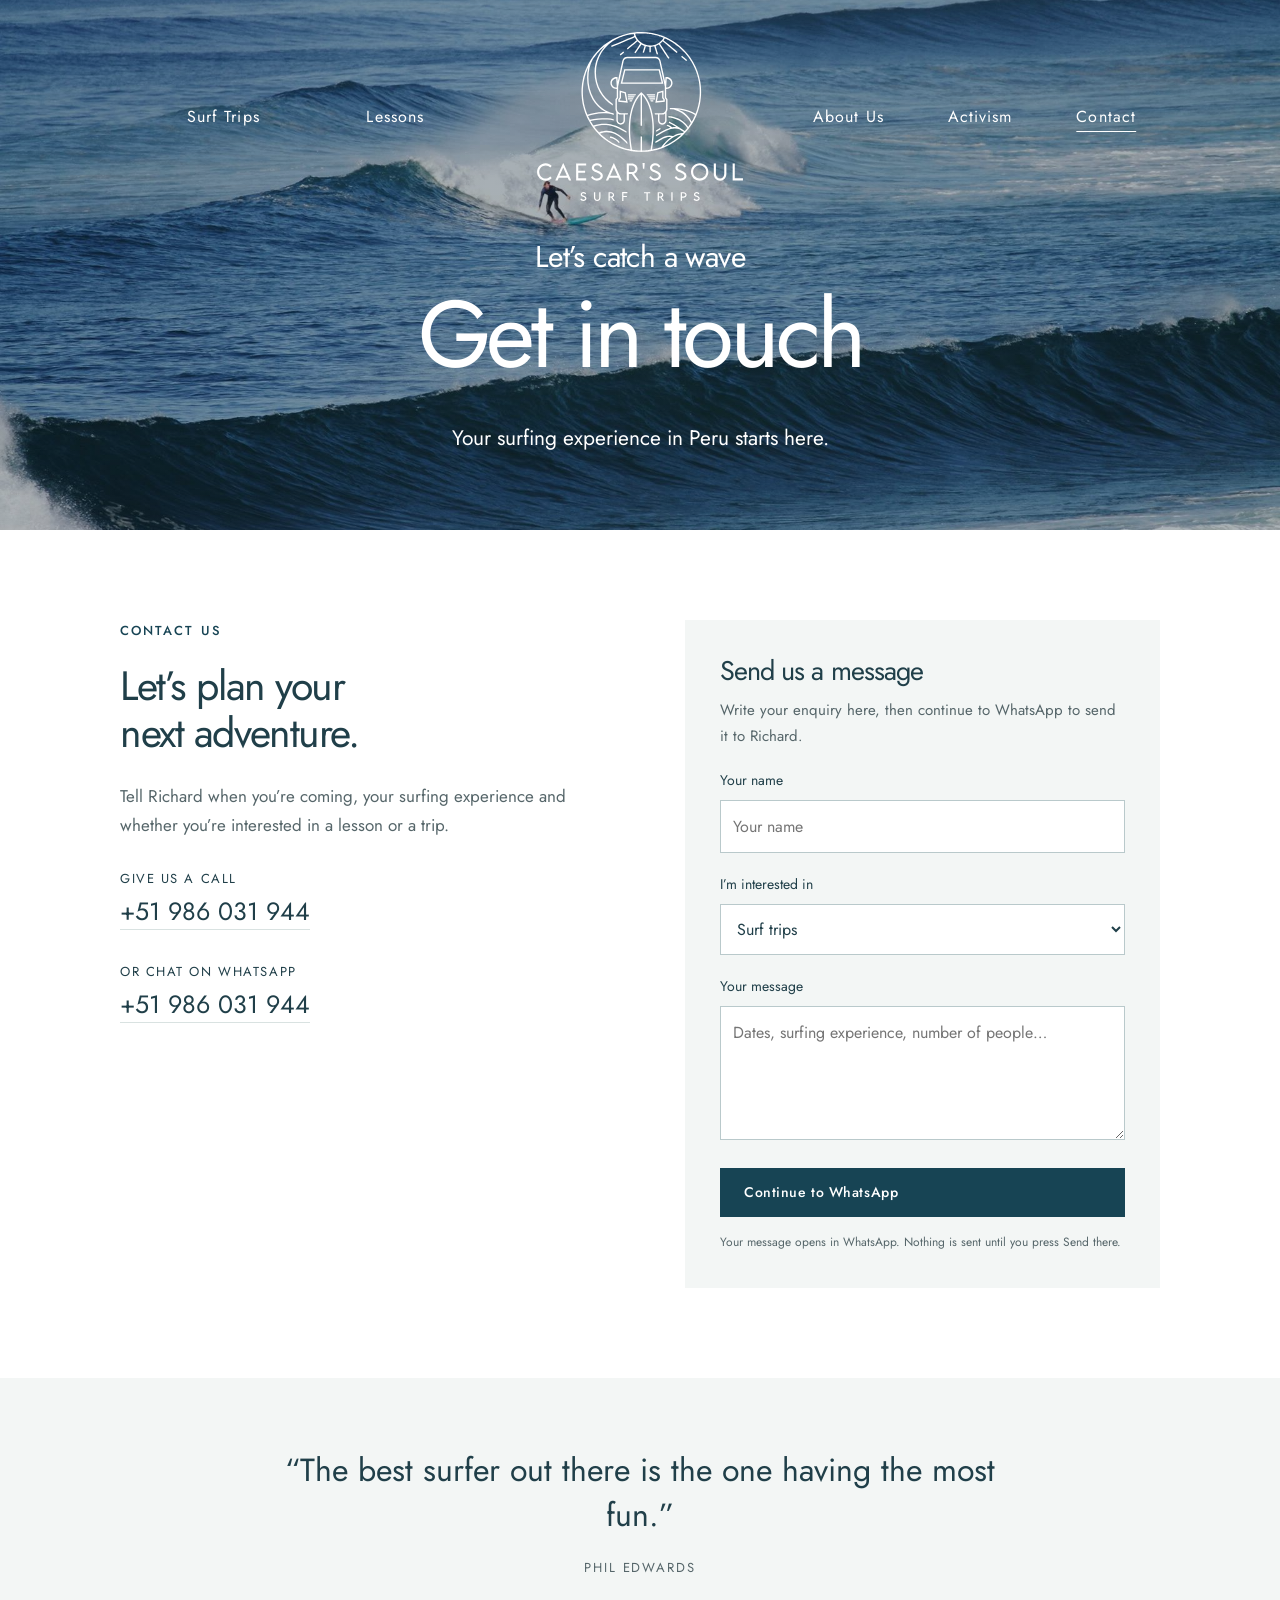
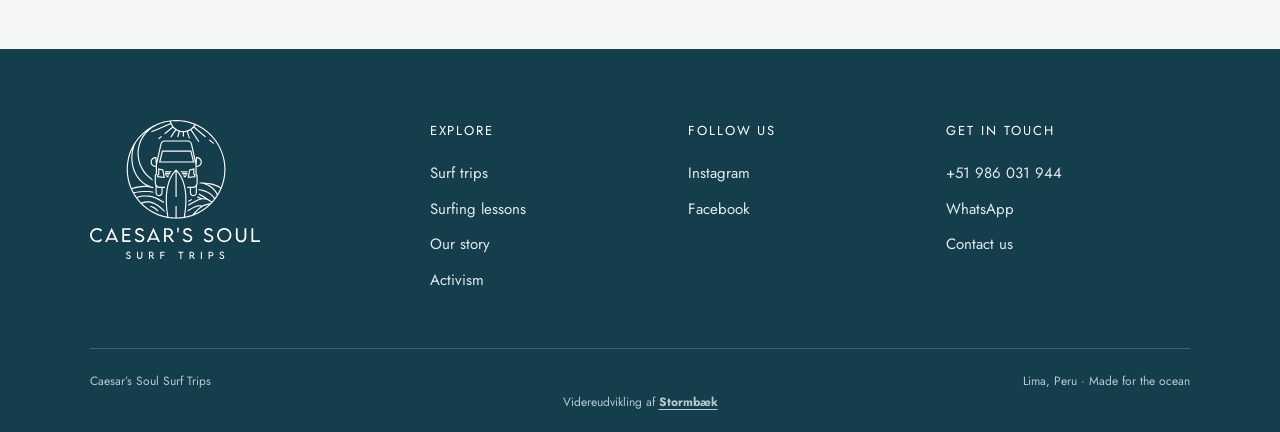
<file: contact/index.html>
<!doctype html><html lang="en"><head><meta charset="utf-8"><meta name="viewport" content="width=device-width, initial-scale=1"><title>Contact Caesar’s Soul Surf Trips | Caesar's Soul Surf Trips</title><meta name="description" content="Get in touch with Richard to plan surf lessons in Lima or a trip along the Peruvian coast."><meta name="robots" content="index,follow"><link rel="canonical" href="https://caesarssoulsurf.com/contact/"><link rel="icon" href="/assets/favicon.png"><link rel="stylesheet" href="/styles.css?v=3a454f8ea6ab"><link rel="preload" as="image" href="/assets/hero.jpg"><script src="/app.js?v=3a454f8ea6ab" defer></script></head><body class="inner-page"><section class="hero hero-inner"><a class="skip" href="#content">Skip to content</a><header class="header"><nav class="desktop-nav" aria-label="Main navigation"><div class="nav-links nav-links-left"><a href="/surf-trips/" >Surf Trips</a><a href="/lessons/" >Lessons</a></div><a class="logo" href="/" aria-label="Caesar’s Soul Surf Trips — home"><img src="/assets/white_logo_font_bottom.svg" alt="Caesar’s Soul Surf Trips" width="220" height="180"></a><div class="nav-links nav-links-right"><a href="/about/" >About Us</a><a href="/advocacy/" >Activism</a><a href="/contact/" aria-current="page">Contact</a></div></nav><div class="mobile-header"><a href="/" aria-label="Home"><img src="/assets/white_logo_font_bottom.svg" alt="Caesar’s Soul Surf Trips" width="125" height="110"></a><button class="menu-toggle" aria-expanded="false" aria-controls="mobile-nav">Menu <span aria-hidden="true">☰</span></button></div><nav id="mobile-nav" class="mobile-nav" aria-label="Mobile navigation" hidden><a href="/" >Home</a><a href="/surf-trips/" >Surf Trips</a><a href="/lessons/" >Lessons</a><a href="/about/" >About Us</a><a href="/advocacy/" >Activism</a><a href="/contact/" aria-current="page">Contact</a></nav></header><div class="hero-copy"><h1><span>Let’s catch a wave</span>Get in touch</h1><p>Your surfing experience in Peru starts here.</p></div></section><main id="content"><section class="contact-layout"><div><p class="eyebrow">Contact us</p><h2>Let’s plan your<br>next adventure.</h2><p>Tell Richard when you’re coming, your surfing experience and whether you’re interested in a lesson or a trip.</p><div class="contact-method"><span>Give us a call</span><a href="tel:+51986031944">+51 986 031 944</a></div><div class="contact-method"><span>Or chat on WhatsApp</span><a href="https://wa.me/51986031944" target="_blank" rel="noopener noreferrer">+51 986 031 944</a></div></div><form id="enquiry-form"><h2>Send us a message</h2><p>Write your enquiry here, then continue to WhatsApp to send it to Richard.</p><label>Your name<input name="name" autocomplete="name" required maxlength="100" placeholder="Your name"></label><label>I’m interested in<select name="experience"><option>Surf trips</option><option>Surfing lessons</option><option>Something else</option></select></label><label>Your message<textarea name="message" rows="4" required maxlength="3000" placeholder="Dates, surfing experience, number of people…"></textarea></label><button class="button" type="submit">Continue to WhatsApp </button><p class="form-note">Your message opens in WhatsApp. Nothing is sent until you press Send there.</p></form></section><section class="quote-banner"><blockquote>“The best surfer out there is the one having the most fun.”</blockquote><p>Phil Edwards</p></section></main><footer><div class="footer-inner"><a href="/" aria-label="Home"><img class="footer-logo" src="/assets/white_logo_font_bottom.svg" alt="Caesar's Soul Surf Trips" loading="lazy" decoding="async"></a><div><h2>Explore</h2><a href="/surf-trips/">Surf trips</a><a href="/lessons/">Surfing lessons</a><a href="/about/">Our story</a><a href="/advocacy/">Activism</a></div><div><h2>Follow us</h2><a href="https://www.instagram.com/caesarssoulsurftrips" target="_blank" rel="noopener noreferrer">Instagram</a><a href="https://web.facebook.com/CaesarsSoulSurftrips" target="_blank" rel="noopener noreferrer">Facebook</a></div><div><h2>Get in touch</h2><a href="tel:+51986031944">+51 986 031 944</a><a href="https://wa.me/51986031944" target="_blank" rel="noopener noreferrer">WhatsApp</a><a href="/contact/">Contact us</a></div></div><div class="footer-bottom"><span>Caesar’s Soul Surf Trips</span><span>Lima, Peru · Made for the ocean</span><span class="site-credit" lang="da">Videreudvikling af <a href="https://stormbaek.com/"><strong>Stormbæk</strong></a></span></div></footer><a class="floating-whatsapp" href="https://wa.me/51986031944" target="_blank" rel="noopener noreferrer" aria-label="Chat with Richard on WhatsApp at +51 986 031 944"><svg viewBox="0 0 24 24" fill="none" stroke="currentColor" stroke-width="1.7" aria-hidden="true"><path d="M20 11.5a8.5 8.5 0 0 1-12.8 7.3L3 20l1.2-4.2A8.5 8.5 0 1 1 20 11.5Z"/><path d="M8 7.5c0 4.7 3.8 8.5 8.5 8.5l1-2.5-3-1-1 1c-1.6-.7-2.8-1.9-3.5-3.5l1-1-1-2.5Z"/></svg><span>WhatsApp Richard</span></a></body></html>
</file>
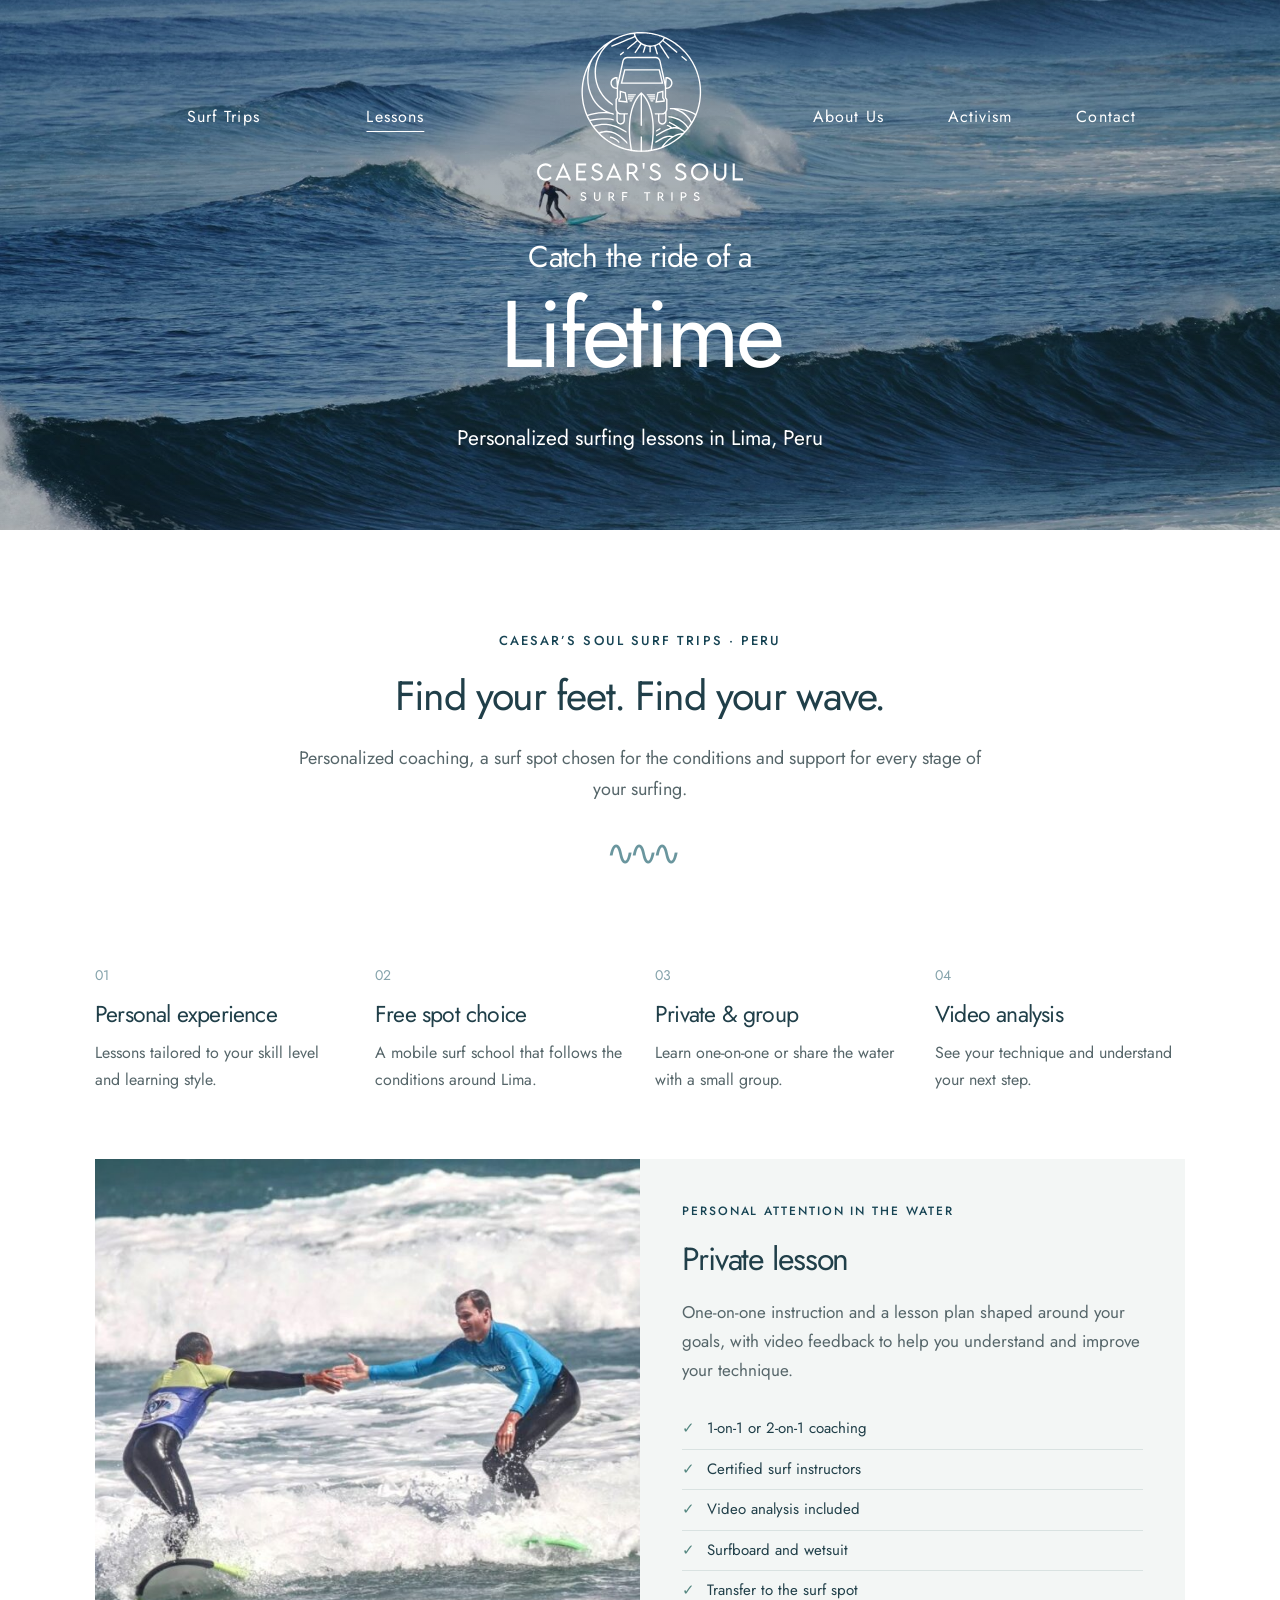
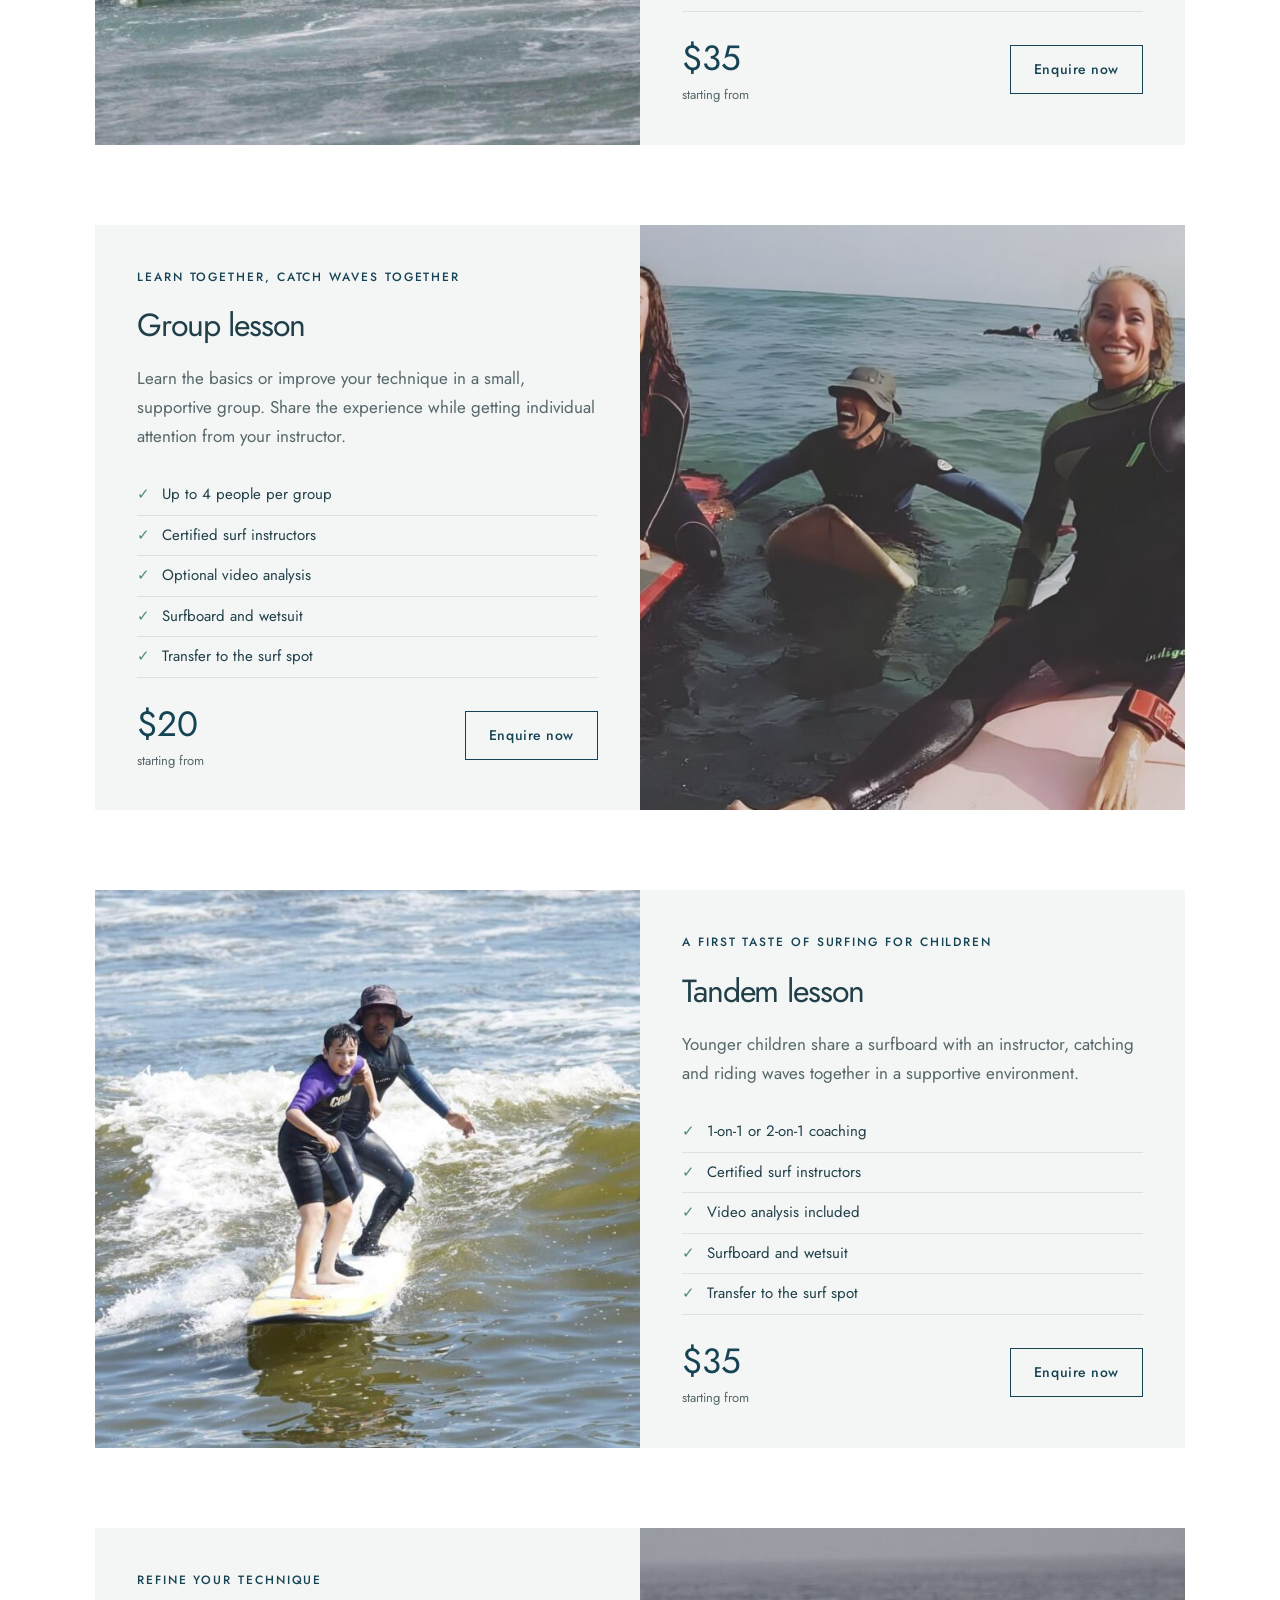
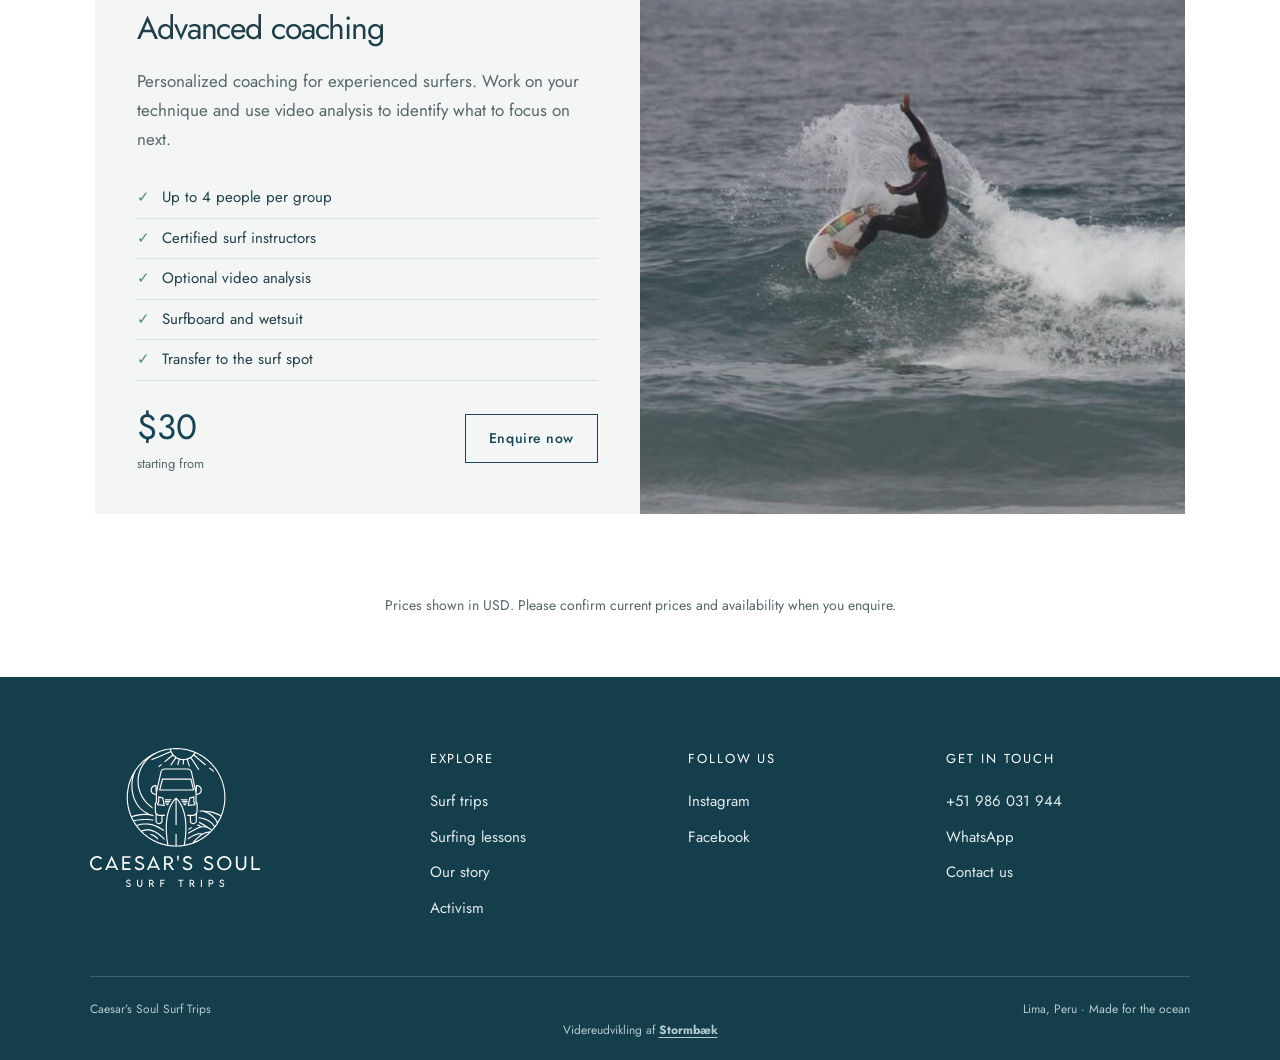
<file: lessons/index.html>
<!doctype html><html lang="en"><head><meta charset="utf-8"><meta name="viewport" content="width=device-width, initial-scale=1"><title>Personalized Surfing Lessons in Lima | Caesar's Soul Surf Trips</title><meta name="description" content="Private, group, tandem and advanced surfing lessons in Lima, Peru."><meta name="robots" content="index,follow"><link rel="canonical" href="https://caesarssoulsurf.com/lessons/"><link rel="icon" href="/assets/favicon.png"><link rel="stylesheet" href="/styles.css?v=3a454f8ea6ab"><link rel="preload" as="image" href="/assets/hero.jpg"><script src="/app.js?v=3a454f8ea6ab" defer></script></head><body class="inner-page"><section class="hero hero-inner"><a class="skip" href="#content">Skip to content</a><header class="header"><nav class="desktop-nav" aria-label="Main navigation"><div class="nav-links nav-links-left"><a href="/surf-trips/" >Surf Trips</a><a href="/lessons/" aria-current="page">Lessons</a></div><a class="logo" href="/" aria-label="Caesar’s Soul Surf Trips — home"><img src="/assets/white_logo_font_bottom.svg" alt="Caesar’s Soul Surf Trips" width="220" height="180"></a><div class="nav-links nav-links-right"><a href="/about/" >About Us</a><a href="/advocacy/" >Activism</a><a href="/contact/" >Contact</a></div></nav><div class="mobile-header"><a href="/" aria-label="Home"><img src="/assets/white_logo_font_bottom.svg" alt="Caesar’s Soul Surf Trips" width="125" height="110"></a><button class="menu-toggle" aria-expanded="false" aria-controls="mobile-nav">Menu <span aria-hidden="true">☰</span></button></div><nav id="mobile-nav" class="mobile-nav" aria-label="Mobile navigation" hidden><a href="/" >Home</a><a href="/surf-trips/" >Surf Trips</a><a href="/lessons/" aria-current="page">Lessons</a><a href="/about/" >About Us</a><a href="/advocacy/" >Activism</a><a href="/contact/" >Contact</a></nav></header><div class="hero-copy"><h1><span>Catch the ride of a</span>Lifetime</h1><p>Personalized surfing lessons in Lima, Peru</p></div></section><main id="content"><section class="intro"><p class="eyebrow">Caesar’s Soul Surf Trips · Peru</p><h2>Find your feet. Find your wave.</h2><p>Personalized coaching, a surf spot chosen for the conditions and support for every stage of your surfing.</p><span class="wave" aria-hidden="true">∿∿∿</span></section><section class="features"><div><span>01</span><h2>Personal experience</h2><p>Lessons tailored to your skill level and learning style.</p></div><div><span>02</span><h2>Free spot choice</h2><p>A mobile surf school that follows the conditions around Lima.</p></div><div><span>03</span><h2>Private & group</h2><p>Learn one-on-one or share the water with a small group.</p></div><div><span>04</span><h2>Video analysis</h2><p>See your technique and understand your next step.</p></div></section><div class="offerings"><article id="private-lesson" class="offer "><div class="offer-photo"><img class="" src="/assets/28423939_2349077618451681_7551939530289535798_o33323-1024x683.jpg" alt="Private lesson" loading="lazy" decoding="async"></div><div class="offer-copy"><p class="eyebrow">Personal attention in the water</p><h2>Private lesson</h2><p>One-on-one instruction and a lesson plan shaped around your goals, with video feedback to help you understand and improve your technique.</p><ul><li>1-on-1 or 2-on-1 coaching</li><li>Certified surf instructors</li><li>Video analysis included</li><li>Surfboard and wetsuit</li><li>Transfer to the surf spot</li></ul><div class="offer-bottom"><p class="price">$35<small>starting from</small></p><a class="button " href="/contact/?experience=Private%20lesson">Enquire now</a></div></div></article><article id="group-lesson" class="offer reverse"><div class="offer-photo"><img class="" src="/assets/upscaler-285889317_4921206207991403_6922380417826434987_n-1-2x-1024x683.jpg" alt="Group lesson" loading="lazy" decoding="async"></div><div class="offer-copy"><p class="eyebrow">Learn together, catch waves together</p><h2>Group lesson</h2><p>Learn the basics or improve your technique in a small, supportive group. Share the experience while getting individual attention from your instructor.</p><ul><li>Up to 4 people per group</li><li>Certified surf instructors</li><li>Optional video analysis</li><li>Surfboard and wetsuit</li><li>Transfer to the surf spot</li></ul><div class="offer-bottom"><p class="price">$20<small>starting from</small></p><a class="button " href="/contact/?experience=Group%20lesson">Enquire now</a></div></div></article><article id="tandem-lesson" class="offer "><div class="offer-photo"><img class="" src="/assets/WhatsApp-Image-2023-04-01-at-23.01.34-1024x682.jpg" alt="Tandem lesson" loading="lazy" decoding="async"></div><div class="offer-copy"><p class="eyebrow">A first taste of surfing for children</p><h2>Tandem lesson</h2><p>Younger children share a surfboard with an instructor, catching and riding waves together in a supportive environment.</p><ul><li>1-on-1 or 2-on-1 coaching</li><li>Certified surf instructors</li><li>Video analysis included</li><li>Surfboard and wetsuit</li><li>Transfer to the surf spot</li></ul><div class="offer-bottom"><p class="price">$35<small>starting from</small></p><a class="button " href="/contact/?experience=Tandem%20lesson">Enquire now</a></div></div></article><article id="advanced-coaching" class="offer reverse"><div class="offer-photo"><img class="" src="/assets/22290057_2134973613195417_2593582313744664966_o-1024x683.jpg" alt="Advanced coaching" loading="lazy" decoding="async"></div><div class="offer-copy"><p class="eyebrow">Refine your technique</p><h2>Advanced coaching</h2><p>Personalized coaching for experienced surfers. Work on your technique and use video analysis to identify what to focus on next.</p><ul><li>Up to 4 people per group</li><li>Certified surf instructors</li><li>Optional video analysis</li><li>Surfboard and wetsuit</li><li>Transfer to the surf spot</li></ul><div class="offer-bottom"><p class="price">$30<small>starting from</small></p><a class="button " href="/contact/?experience=Advanced%20coaching">Enquire now</a></div></div></article></div><p class="price-note">Prices shown in USD. Please confirm current prices and availability when you enquire.</p></main><footer><div class="footer-inner"><a href="/" aria-label="Home"><img class="footer-logo" src="/assets/white_logo_font_bottom.svg" alt="Caesar's Soul Surf Trips" loading="lazy" decoding="async"></a><div><h2>Explore</h2><a href="/surf-trips/">Surf trips</a><a href="/lessons/">Surfing lessons</a><a href="/about/">Our story</a><a href="/advocacy/">Activism</a></div><div><h2>Follow us</h2><a href="https://www.instagram.com/caesarssoulsurftrips" target="_blank" rel="noopener noreferrer">Instagram</a><a href="https://web.facebook.com/CaesarsSoulSurftrips" target="_blank" rel="noopener noreferrer">Facebook</a></div><div><h2>Get in touch</h2><a href="tel:+51986031944">+51 986 031 944</a><a href="https://wa.me/51986031944" target="_blank" rel="noopener noreferrer">WhatsApp</a><a href="/contact/">Contact us</a></div></div><div class="footer-bottom"><span>Caesar’s Soul Surf Trips</span><span>Lima, Peru · Made for the ocean</span><span class="site-credit" lang="da">Videreudvikling af <a href="https://stormbaek.com/"><strong>Stormbæk</strong></a></span></div></footer><a class="floating-whatsapp" href="https://wa.me/51986031944" target="_blank" rel="noopener noreferrer" aria-label="Chat with Richard on WhatsApp at +51 986 031 944"><svg viewBox="0 0 24 24" fill="none" stroke="currentColor" stroke-width="1.7" aria-hidden="true"><path d="M20 11.5a8.5 8.5 0 0 1-12.8 7.3L3 20l1.2-4.2A8.5 8.5 0 1 1 20 11.5Z"/><path d="M8 7.5c0 4.7 3.8 8.5 8.5 8.5l1-2.5-3-1-1 1c-1.6-.7-2.8-1.9-3.5-3.5l1-1-1-2.5Z"/></svg><span>WhatsApp Richard</span></a></body></html>
</file>
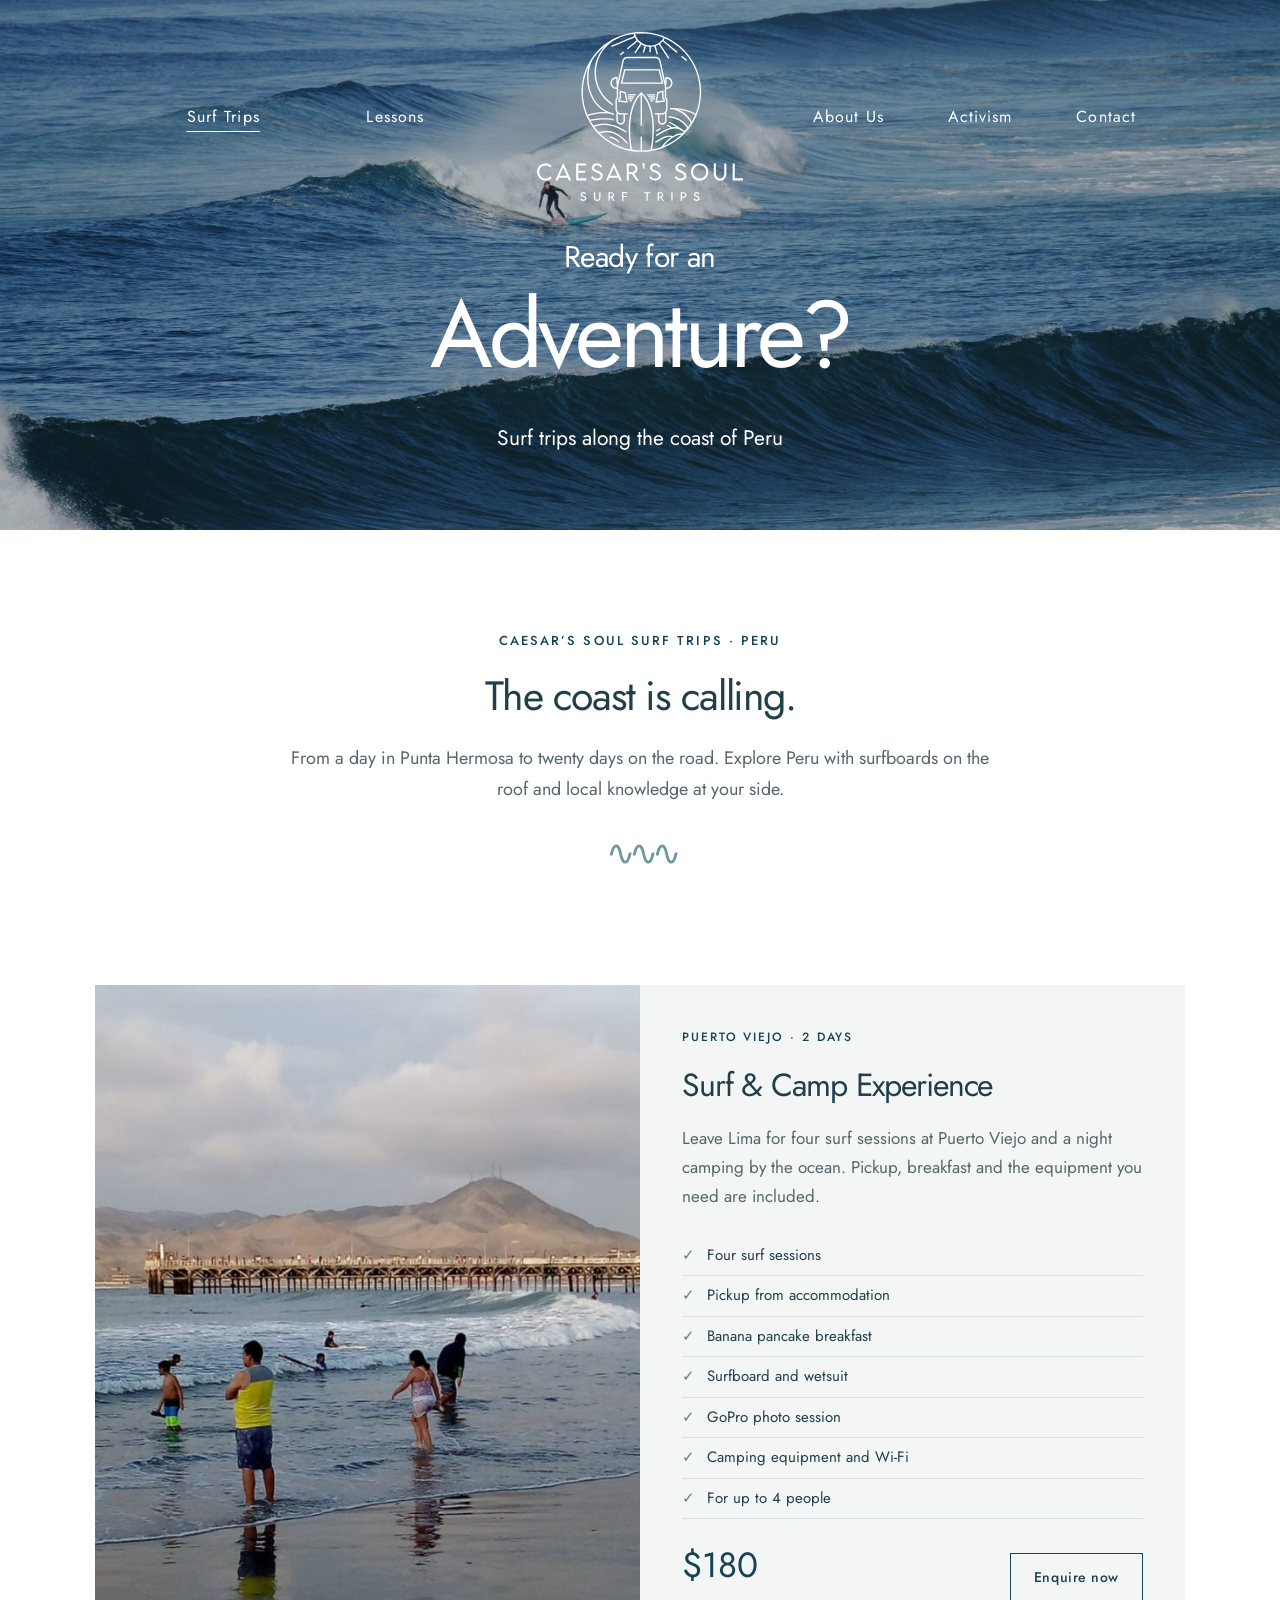
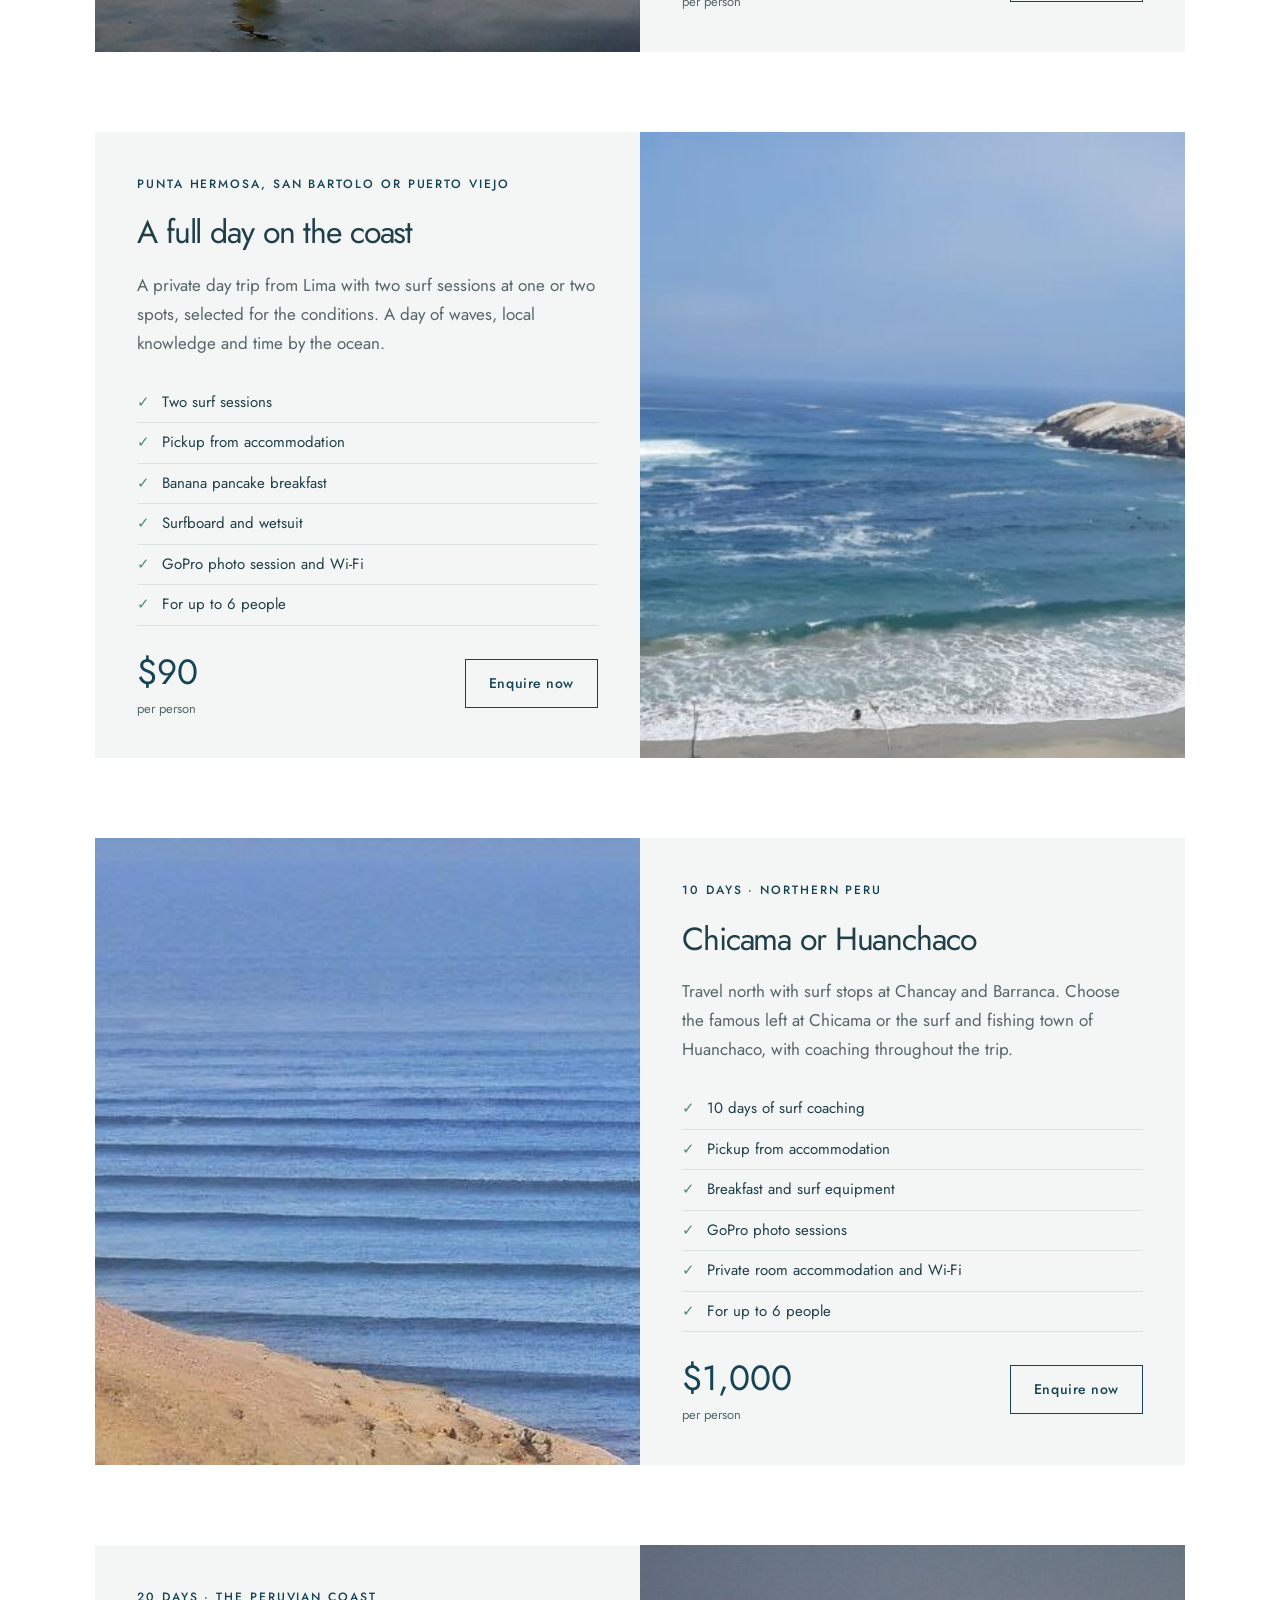
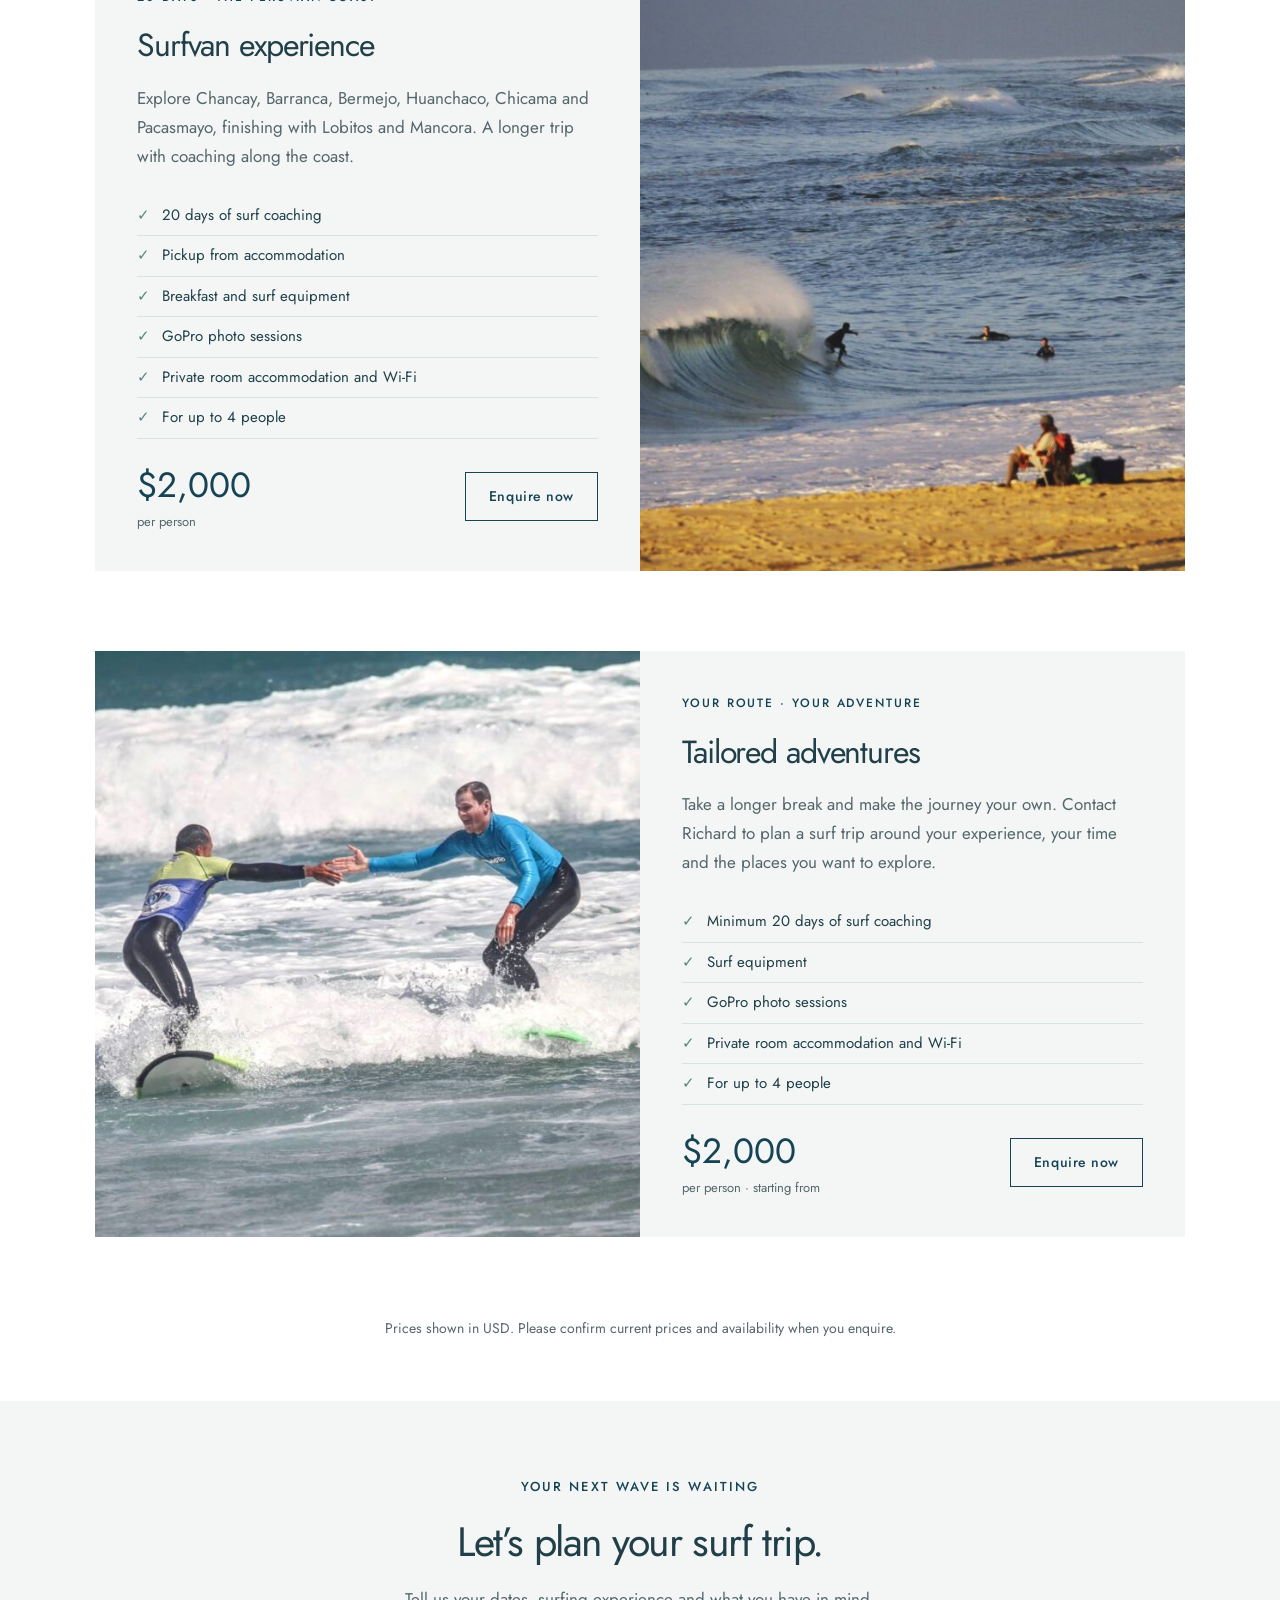
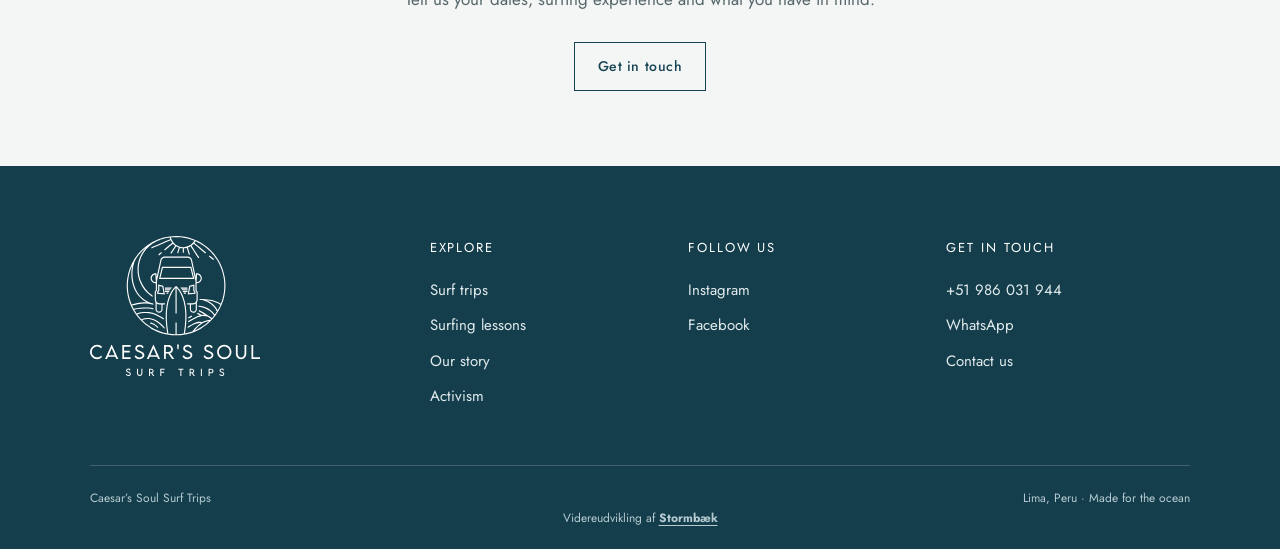
<file: surf-trips/index.html>
<!doctype html><html lang="en"><head><meta charset="utf-8"><meta name="viewport" content="width=device-width, initial-scale=1"><title>Surf Trips Along the Coast of Peru | Caesar's Soul Surf Trips</title><meta name="description" content="Discover surf trips from Lima, Puerto Viejo and Punta Hermosa to Chicama and the northern coast of Peru."><meta name="robots" content="index,follow"><link rel="canonical" href="https://caesarssoulsurf.com/surf-trips/"><link rel="icon" href="/assets/favicon.png"><link rel="stylesheet" href="/styles.css?v=3a454f8ea6ab"><link rel="preload" as="image" href="/assets/hero.jpg"><script src="/app.js?v=3a454f8ea6ab" defer></script></head><body class="inner-page"><section class="hero hero-inner"><a class="skip" href="#content">Skip to content</a><header class="header"><nav class="desktop-nav" aria-label="Main navigation"><div class="nav-links nav-links-left"><a href="/surf-trips/" aria-current="page">Surf Trips</a><a href="/lessons/" >Lessons</a></div><a class="logo" href="/" aria-label="Caesar’s Soul Surf Trips — home"><img src="/assets/white_logo_font_bottom.svg" alt="Caesar’s Soul Surf Trips" width="220" height="180"></a><div class="nav-links nav-links-right"><a href="/about/" >About Us</a><a href="/advocacy/" >Activism</a><a href="/contact/" >Contact</a></div></nav><div class="mobile-header"><a href="/" aria-label="Home"><img src="/assets/white_logo_font_bottom.svg" alt="Caesar’s Soul Surf Trips" width="125" height="110"></a><button class="menu-toggle" aria-expanded="false" aria-controls="mobile-nav">Menu <span aria-hidden="true">☰</span></button></div><nav id="mobile-nav" class="mobile-nav" aria-label="Mobile navigation" hidden><a href="/" >Home</a><a href="/surf-trips/" aria-current="page">Surf Trips</a><a href="/lessons/" >Lessons</a><a href="/about/" >About Us</a><a href="/advocacy/" >Activism</a><a href="/contact/" >Contact</a></nav></header><div class="hero-copy"><h1><span>Ready for an</span>Adventure?</h1><p>Surf trips along the coast of Peru</p></div></section><main id="content"><section class="intro"><p class="eyebrow">Caesar’s Soul Surf Trips · Peru</p><h2>The coast is calling.</h2><p>From a day in Punta Hermosa to twenty days on the road. Explore Peru with surfboards on the roof and local knowledge at your side.</p><span class="wave" aria-hidden="true">∿∿∿</span></section><div class="offerings"><article id="surf-&-camp-experience" class="offer "><div class="offer-photo"><img class="" src="/assets/Puetro-viejo-1024x768.jpg" alt="Surf &amp; Camp Experience" loading="lazy" decoding="async"></div><div class="offer-copy"><p class="eyebrow">Puerto Viejo · 2 days</p><h2>Surf & Camp Experience</h2><p>Leave Lima for four surf sessions at Puerto Viejo and a night camping by the ocean. Pickup, breakfast and the equipment you need are included.</p><ul><li>Four surf sessions</li><li>Pickup from accommodation</li><li>Banana pancake breakfast</li><li>Surfboard and wetsuit</li><li>GoPro photo session</li><li>Camping equipment and Wi-Fi</li><li>For up to 4 people</li></ul><div class="offer-bottom"><p class="price">$180<small>per person</small></p><a class="button " href="/contact/?experience=Surf%20%26%20Camp%20Experience">Enquire now</a></div></div></article><article id="a-full-day-on-the-coast" class="offer reverse"><div class="offer-photo"><img class="" src="/assets/PuntaHermosa1-1024x461.jpg" alt="A full day on the coast" loading="lazy" decoding="async"></div><div class="offer-copy"><p class="eyebrow">Punta Hermosa, San Bartolo or Puerto Viejo</p><h2>A full day on the coast</h2><p>A private day trip from Lima with two surf sessions at one or two spots, selected for the conditions. A day of waves, local knowledge and time by the ocean.</p><ul><li>Two surf sessions</li><li>Pickup from accommodation</li><li>Banana pancake breakfast</li><li>Surfboard and wetsuit</li><li>GoPro photo session and Wi-Fi</li><li>For up to 6 people</li></ul><div class="offer-bottom"><p class="price">$90<small>per person</small></p><a class="button " href="/contact/?experience=A%20full%20day%20on%20the%20coast">Enquire now</a></div></div></article><article id="chicama-or-huanchaco" class="offer "><div class="offer-photo"><img class="" src="/assets/Chicama1.jpg" alt="Chicama or Huanchaco" loading="lazy" decoding="async"></div><div class="offer-copy"><p class="eyebrow">10 days · Northern Peru</p><h2>Chicama or Huanchaco</h2><p>Travel north with surf stops at Chancay and Barranca. Choose the famous left at Chicama or the surf and fishing town of Huanchaco, with coaching throughout the trip.</p><ul><li>10 days of surf coaching</li><li>Pickup from accommodation</li><li>Breakfast and surf equipment</li><li>GoPro photo sessions</li><li>Private room accommodation and Wi-Fi</li><li>For up to 6 people</li></ul><div class="offer-bottom"><p class="price">$1,000<small>per person</small></p><a class="button " href="/contact/?experience=Chicama%20or%20Huanchaco">Enquire now</a></div></div></article><article id="surfvan-experience" class="offer reverse"><div class="offer-photo"><img class="" src="/assets/23415254_2182096358483142_4397189971204590516_o-1024x683.jpg" alt="Surfvan experience" loading="lazy" decoding="async"></div><div class="offer-copy"><p class="eyebrow">20 days · The Peruvian coast</p><h2>Surfvan experience</h2><p>Explore Chancay, Barranca, Bermejo, Huanchaco, Chicama and Pacasmayo, finishing with Lobitos and Mancora. A longer trip with coaching along the coast.</p><ul><li>20 days of surf coaching</li><li>Pickup from accommodation</li><li>Breakfast and surf equipment</li><li>GoPro photo sessions</li><li>Private room accommodation and Wi-Fi</li><li>For up to 4 people</li></ul><div class="offer-bottom"><p class="price">$2,000<small>per person</small></p><a class="button " href="/contact/?experience=Surfvan%20experience">Enquire now</a></div></div></article><article id="tailored-adventures" class="offer "><div class="offer-photo"><img class="" src="/assets/28423939_2349077618451681_7551939530289535798_o33323-1024x683.jpg" alt="Tailored adventures" loading="lazy" decoding="async"></div><div class="offer-copy"><p class="eyebrow">Your route · Your adventure</p><h2>Tailored adventures</h2><p>Take a longer break and make the journey your own. Contact Richard to plan a surf trip around your experience, your time and the places you want to explore.</p><ul><li>Minimum 20 days of surf coaching</li><li>Surf equipment</li><li>GoPro photo sessions</li><li>Private room accommodation and Wi-Fi</li><li>For up to 4 people</li></ul><div class="offer-bottom"><p class="price">$2,000<small>per person · starting from</small></p><a class="button " href="/contact/?experience=Tailored%20adventures">Enquire now</a></div></div></article></div><p class="price-note">Prices shown in USD. Please confirm current prices and availability when you enquire.</p><section class="cta"><p class="eyebrow">Your next wave is waiting</p><h2>Let’s plan your surf trip.</h2><p>Tell us your dates, surfing experience and what you have in mind.</p><a class="button " href="/contact/">Get in touch</a></section></main><footer><div class="footer-inner"><a href="/" aria-label="Home"><img class="footer-logo" src="/assets/white_logo_font_bottom.svg" alt="Caesar's Soul Surf Trips" loading="lazy" decoding="async"></a><div><h2>Explore</h2><a href="/surf-trips/">Surf trips</a><a href="/lessons/">Surfing lessons</a><a href="/about/">Our story</a><a href="/advocacy/">Activism</a></div><div><h2>Follow us</h2><a href="https://www.instagram.com/caesarssoulsurftrips" target="_blank" rel="noopener noreferrer">Instagram</a><a href="https://web.facebook.com/CaesarsSoulSurftrips" target="_blank" rel="noopener noreferrer">Facebook</a></div><div><h2>Get in touch</h2><a href="tel:+51986031944">+51 986 031 944</a><a href="https://wa.me/51986031944" target="_blank" rel="noopener noreferrer">WhatsApp</a><a href="/contact/">Contact us</a></div></div><div class="footer-bottom"><span>Caesar’s Soul Surf Trips</span><span>Lima, Peru · Made for the ocean</span><span class="site-credit" lang="da">Videreudvikling af <a href="https://stormbaek.com/"><strong>Stormbæk</strong></a></span></div></footer><a class="floating-whatsapp" href="https://wa.me/51986031944" target="_blank" rel="noopener noreferrer" aria-label="Chat with Richard on WhatsApp at +51 986 031 944"><svg viewBox="0 0 24 24" fill="none" stroke="currentColor" stroke-width="1.7" aria-hidden="true"><path d="M20 11.5a8.5 8.5 0 0 1-12.8 7.3L3 20l1.2-4.2A8.5 8.5 0 1 1 20 11.5Z"/><path d="M8 7.5c0 4.7 3.8 8.5 8.5 8.5l1-2.5-3-1-1 1c-1.6-.7-2.8-1.9-3.5-3.5l1-1-1-2.5Z"/></svg><span>WhatsApp Richard</span></a></body></html>
</file>
<file: styles.css>
@font-face{font-family:Jost;font-style:normal;font-weight:100 900;font-display:swap;src:url('/assets/jost-latin.woff2') format('woff2')}
:root{--blue:#174454;--ink:#203f49;--muted:#56666a;--paper:#fff;--pale:#f3f6f5;--line:#d9e2e1;--font:'Jost','Trebuchet MS',Arial,sans-serif}*{box-sizing:border-box}html{scroll-behavior:smooth;scroll-padding-top:20px}body{margin:0;background:var(--paper);color:var(--ink);font-family:var(--font);font-size:17px;line-height:1.7}a{color:inherit;text-decoration:none}button,input,select,textarea{font:inherit}button,a,input,select,textarea{-webkit-tap-highlight-color:transparent}button,a{touch-action:manipulation}button{cursor:pointer}img{display:block;max-width:100%}h1,h2,h3,p,figure{margin:0}h1,h2,h3{font-weight:400;line-height:1.15}p+p{margin-top:1rem}h2{font-size:clamp(30px,3.2vw,45px);letter-spacing:-.035em}p{color:var(--muted)}[hidden]{display:none!important}:focus-visible{outline:3px solid #db9e43;outline-offset:6px}.skip{position:absolute;top:-100px;left:20px;z-index:20;background:white;color:var(--blue);padding:12px}.skip:focus{top:10px}.hero{position:relative;color:white;background:linear-gradient(180deg,rgba(7,29,44,.36),rgba(7,29,44,.34)),url('/assets/hero.jpg') center 48%/cover}.hero-home{min-height:740px;height:95svh;max-height:1080px}.hero-inner{min-height:530px}.header{position:relative;z-index:5;max-width:1140px;margin:auto;padding:28px 30px 0}.desktop-nav{display:grid;grid-template-columns:1fr 1fr 240px 1fr 1fr;gap:24px;align-items:center;text-align:center}.desktop-nav>a:not(.logo){font-size:17px;letter-spacing:.13em;padding:12px 0;white-space:nowrap}.desktop-nav>a:not(.logo):hover,.desktop-nav>[aria-current=page]{text-decoration:underline;text-underline-offset:9px;text-decoration-thickness:1px}.logo{justify-self:center}.logo img{width:206px;height:177px;object-fit:contain}.mobile-header,.mobile-nav{display:none}.hero-copy{text-align:center;padding:75px 24px 112px}.hero h1{font-size:clamp(70px,9.2vw,138px);letter-spacing:-.045em;font-weight:400;line-height:1.1}.hero h1 span{font-size:clamp(30px,4.3vw,62px);display:block;letter-spacing:-.04em;margin-bottom:10px}.hero-copy p{color:white;font-size:21px;margin-top:34px}.hero-inner .hero-copy{padding:35px 24px 65px}.hero-inner h1{font-size:clamp(60px,7.4vw,102px)}.hero-inner h1 span{font-size:30px;letter-spacing:-.02em}.scroll-hint{position:absolute;bottom:28px;left:50%;transform:translateX(-50%);display:flex;gap:18px;align-items:center;text-transform:uppercase;font-size:12px;letter-spacing:.2em}.scroll-hint span{font-size:24px}.intro{text-align:center;max-width:820px;margin:auto;padding:100px 24px 76px}.eyebrow{text-transform:uppercase;font-size:13px;font-weight:500;letter-spacing:.16em;color:var(--blue);margin-bottom:20px}.intro>p:not(.eyebrow){max-width:710px;margin:24px auto 0;font-size:18px}.wave{display:block;font-size:35px;letter-spacing:-6px;color:#6a969e;margin-top:20px}.sections{max-width:1120px;margin:auto;padding:0 30px 85px}.split{display:grid;grid-template-columns:1fr 1fr;gap:70px;align-items:center;margin:35px 0 90px}.split.reverse .split-image{order:2}.split-image{aspect-ratio:1;overflow:hidden}.split-image img{width:100%;height:100%;object-fit:cover}.split-copy h2{margin-bottom:25px}.split-copy .eyebrow{margin-bottom:16px}.split-copy p:not(.eyebrow){font-size:17px;line-height:1.85}.button{display:inline-flex;gap:32px;align-items:center;justify-content:space-between;padding:13px 23px;border:1px solid var(--blue);background:transparent;color:var(--blue);font-size:14px;font-weight:500;letter-spacing:.04em;line-height:1.5;min-height:48px;margin-top:28px;transition:background .2s,color .2s}.button:hover{background:var(--blue);color:white}.button span{font-size:20px}.offerings{max-width:1150px;margin:auto;padding:0 30px}.offer{display:grid;grid-template-columns:1fr 1fr;margin:25px 0 80px;background:var(--pale)}.offer-photo img{height:100%;width:100%;object-fit:cover}.offer.reverse .offer-photo{order:2}.offer-copy{padding:42px}.offer-copy h2{font-size:32px;margin-bottom:20px}.offer-copy>.eyebrow{font-size:12px}.offer-copy ul{list-style:none;padding:0;margin:25px 0;font-size:15px}.offer-copy li{border-bottom:1px solid var(--line);padding:7px 0}.offer-copy li:before{content:'✓';color:#548780;margin-right:12px}.offer-bottom{display:flex;align-items:center;justify-content:space-between;gap:16px;flex-wrap:wrap}.price{font-size:35px;color:var(--blue);line-height:1.2}.price small{display:block;font-size:13px;color:var(--muted);margin-top:8px}.offer-bottom .button{margin:0}.price-note{text-align:center;font-size:14px;padding:0 24px 60px}.features{max-width:1150px;margin:0 auto 65px;padding:0 30px;display:grid;grid-template-columns:repeat(4,1fr);gap:30px}.features span{color:#86a4ac;font-size:14px}.features h2{font-size:23px;margin:12px 0}.features p{font-size:16px}.cta{background:var(--pale);text-align:center;padding:75px 24px}.cta>p:not(.eyebrow){margin-top:20px}.contact-layout{max-width:1100px;margin:auto;padding:90px 30px;display:grid;grid-template-columns:1fr 1fr;gap:90px}.contact-layout h2{margin-bottom:26px}.contact-method{margin-top:28px}.contact-method span{display:block;font-size:13px;text-transform:uppercase;letter-spacing:.12em}.contact-method a{font-size:25px;border-bottom:1px solid var(--line)}form{background:var(--pale);padding:35px}form h2{font-size:27px;margin-bottom:12px!important}form>p{font-size:15px}label{display:block;font-size:14px;margin-top:20px}input,select,textarea{display:block;width:100%;padding:12px;margin-top:7px;border:1px solid #b9c9cb;border-radius:0;background:white;color:var(--ink);font-size:16px}textarea{resize:vertical}form .button{width:100%;background:var(--blue);color:white}.form-note{font-size:12px!important;margin-top:15px}.quote-banner{padding:70px 24px;background:var(--pale);text-align:center}.quote-banner blockquote{max-width:750px;margin:0 auto 20px;font-size:32px;line-height:1.4}.quote-banner p{text-transform:uppercase;letter-spacing:.15em;font-size:13px}footer{background:#153e4c;color:#fff;padding:65px 30px 20px}.footer-inner{max-width:1100px;margin:auto;display:grid;grid-template-columns:1.4fr 1fr 1fr 1.2fr;gap:55px}.footer-logo{width:170px;height:150px;object-fit:contain}.footer-inner h2{font-size:13px;letter-spacing:.15em;text-transform:uppercase;margin:10px 0 22px}.footer-inner>div>a{display:block;font-size:15px;margin-bottom:10px;color:#e1ebed}.footer-inner a:hover{text-decoration:underline;text-underline-offset:5px}.footer-bottom{border-top:1px solid #41616d;max-width:1100px;margin:45px auto 0;padding-top:22px;display:flex;justify-content:space-between;color:#b6cbd1;font-size:12px}
@media(min-width:1500px){.hero-copy{padding-top:110px}}@media(max-width:1000px){.desktop-nav{grid-template-columns:1fr 1fr 190px 1fr 1fr;gap:12px}.desktop-nav>a:not(.logo){font-size:15px}.logo img{width:175px}.split{gap:35px}.offer-copy{padding:28px}.contact-layout{gap:40px}.footer-inner{gap:25px}.features{gap:20px}}
@media(max-width:760px){body{font-size:16px}.desktop-nav{display:none}.header{padding:15px 22px 0}.mobile-header{display:flex;align-items:center;justify-content:space-between}.mobile-header img{width:125px;height:110px;object-fit:contain}.menu-toggle{display:flex;align-items:center;gap:14px;color:white;background:transparent;border:1px solid #ffffff85;padding:8px 13px;font-size:14px;min-height:44px}.mobile-nav:not([hidden]){display:flex;position:absolute;top:135px;left:22px;right:22px;flex-direction:column;background:#153e4c;padding:15px 25px;box-shadow:0 15px 30px #0003}.mobile-nav a{padding:10px 0;border-bottom:1px solid #ffffff25}.hero-home{min-height:650px;height:89svh;max-height:850px;background-position:55% center}.hero-copy{padding:110px 20px 100px}.hero h1{font-size:clamp(66px,15vw,100px)}.hero h1 span{font-size:38px}.hero-copy p{font-size:17px;margin-top:30px}.hero-inner{min-height:420px}.hero-inner .hero-copy{padding:45px 20px 55px}.hero-inner h1{font-size:clamp(48px,11vw,76px)}.hero-inner h1 span{font-size:25px}.intro{padding:65px 24px 40px}.intro>p:not(.eyebrow){font-size:16px}.eyebrow{font-size:12px}.sections{padding:0 24px 25px}.split{grid-template-columns:1fr;gap:30px;margin:25px 0 60px}.split.reverse .split-image{order:0}.split-image{aspect-ratio:1.15}.split-copy p:not(.eyebrow){font-size:16px}.split-copy h2{margin-bottom:20px}.offerings{padding:0 24px}.offer{grid-template-columns:1fr;margin-bottom:45px}.offer.reverse .offer-photo{order:0}.offer-photo{height:290px}.offer-copy{padding:27px}.offer-copy h2{font-size:29px}.features{grid-template-columns:1fr 1fr;padding:0 24px;gap:28px}.features h2{font-size:21px}.features p{font-size:15px}.contact-layout{grid-template-columns:1fr;gap:45px;padding:60px 24px}form{padding:25px}.quote-banner blockquote{font-size:26px}.footer-inner{grid-template-columns:1fr 1fr;gap:35px 25px}.footer-inner>a{grid-column:1/-1}.footer-logo{width:150px;height:130px}.footer-bottom{gap:15px;flex-direction:column}.cta{padding:60px 24px}}
@media(prefers-reduced-motion:reduce){html{scroll-behavior:auto}*{transition:none!important}}
/* Google reviews — editorial selection with the unfiltered Google aggregate. */
.trust-strip{display:flex;justify-content:space-between;align-items:center;gap:22px;max-width:1120px;padding:25px 30px;margin:auto;border-bottom:1px solid var(--line);font-size:14px}.trust-strip>div{display:flex;align-items:center;gap:17px;flex-wrap:wrap}.trust-google{font-weight:500;font-size:20px;letter-spacing:-.04em}.trust-strip strong{font-size:19px}.trust-strip strong span{font-size:14px;font-weight:400;color:var(--muted)}.trust-strip>a{display:flex;gap:17px;align-items:center}.rating-stars{color:#b77b1b;letter-spacing:.12em;font-size:18px;white-space:nowrap}/* Centered review carousel, inspired by the supplied section. */
.google-reviews{background:white;color:#232726;padding:60px 36px 45px;scroll-margin-top:20px}.reviews-heading{text-align:center;margin:0 auto 36px}.reviews-heading .eyebrow{color:#757b79;margin-bottom:20px;font-size:12px;letter-spacing:.2em}.reviews-heading h2{font-family:Georgia,'Times New Roman',serif;font-size:clamp(30px,2.8vw,38px);line-height:1.15;font-weight:400;letter-spacing:-.03em}.reviews-rating{display:flex;justify-content:center;align-items:center;gap:15px;flex-wrap:wrap;margin-top:20px;color:#69716e;font-size:14px;letter-spacing:.07em}.reviews-rating strong{font-weight:500}.reviews-rating .rating-stars{color:#ecad4d;font-size:18px}.review-carousel{position:relative;max-width:1600px;margin:auto}.review-cards{display:flex;gap:18px;overflow-x:auto;scroll-snap-type:x mandatory;scrollbar-width:none;padding:2px}.review-cards::-webkit-scrollbar{display:none}.google-review-card{flex:0 0 calc((100% - 54px)/4);min-width:0;border:1px solid #d9ddda;border-radius:12px;padding:20px;min-height:236px;display:flex;flex-direction:column;background:#fff;scroll-snap-align:start}.google-review-card figcaption{display:flex;gap:12px;align-items:center;margin-bottom:10px}.review-avatar{width:40px;height:40px;border-radius:50%;display:grid;place-items:center;background:#5435a5;color:white;flex-shrink:0;font-size:17px}.google-review-card:nth-child(2) .review-avatar{background:#008b80}.google-review-card:nth-child(3) .review-avatar{background:#ad6f39}.google-review-card:nth-child(4) .review-avatar{background:#3d6a75}.google-review-card figcaption>div{flex:1;min-width:0}.google-review-card figcaption a{display:block;white-space:nowrap;text-overflow:ellipsis;overflow:hidden;font-size:15px;font-weight:500;line-height:1.3;color:#202725}.google-review-card figcaption a:hover{text-decoration:underline}.google-review-card figcaption div>span{display:block;font-size:13px;color:#747b77;margin-top:3px}.google-mark{font-family:Arial,sans-serif;font-size:27px;font-weight:700;background:conic-gradient(#4285f4 0 25%,#34a853 25% 45%,#fbbc05 45% 65%,#ea4335 65% 83%,#4285f4 83%);color:transparent;background-clip:text;-webkit-background-clip:text}.google-review-card>.rating-stars{color:#f4b400;font-size:20px;letter-spacing:0;line-height:1.2}.google-review-card blockquote{font-family:var(--font);font-size:15px;line-height:1.45;margin:10px 0 12px;color:#252c29}.review-read-more{display:inline-flex;align-items:center;gap:8px;font-size:13px;color:#68716b;margin-top:auto;align-self:flex-start}.review-read-more:hover{color:var(--blue);text-decoration:underline}.review-arrow{position:absolute;z-index:2;top:50%;transform:translateY(-50%);width:32px;height:32px;border:1px solid #d9ddda;background:#fff;border-radius:50%;font-family:Arial,sans-serif;font-size:30px;line-height:1;color:#64706a;display:grid;place-items:center;padding:0 0 3px;box-shadow:0 2px 4px #00000005}.review-arrow:hover{background:#f0f5f3;color:#153e4c}.review-prev{left:-16px}.review-next{right:-16px}.reviews-source{max-width:1600px;margin:20px auto 0;display:flex;gap:20px;justify-content:center;align-items:center;flex-wrap:wrap;color:#707a74;font-size:12px}.google-all-link{display:inline-flex;gap:8px;font-size:14px;border-bottom:1px solid #aab5ae}.sr-only{position:absolute;width:1px;height:1px;margin:-1px;padding:0;overflow:hidden;clip:rect(0,0,0,0);white-space:nowrap;border:0}.trust-strip .rating-stars,.reviews-rating .rating-stars{background:linear-gradient(90deg,#db9b35 96%,#cbd7d5 96%);background-clip:text;-webkit-background-clip:text;color:transparent}
@media(max-width:1100px){.google-review-card{flex-basis:calc((100% - 36px)/3)}.trust-strip{flex-wrap:wrap}}
@media(max-width:800px){.google-review-card{flex-basis:calc((100% - 18px)/2)}.google-reviews{padding:55px 30px}.reviews-heading h2{font-size:34px}.reviews-heading{margin-bottom:35px}}
@media(max-width:540px){.google-reviews{padding:50px 24px}.google-review-card{flex-basis:100%;padding:20px}.reviews-heading h2{font-size:30px}.reviews-rating{font-size:14px;gap:6px 13px;letter-spacing:.02em}.reviews-source{gap:10px 20px}.reviews-source>span:last-child{flex-basis:100%;text-align:center}.trust-strip{padding:22px 24px;gap:15px}.trust-strip>div{gap:10px 14px}.trust-strip>div>span:last-child{flex-basis:100%;font-size:13px}.trust-strip>a{font-size:13px}}
.google-review-card figcaption{min-height:40px}
/* Original Instagram embeds: media remains hosted and rendered by Instagram. */
/* Curated local video gallery */
.instagram-section{padding:85px 30px 65px;background:#f1f4ef;text-align:center}
.instagram-heading{max-width:740px;margin:0 auto 40px}.instagram-heading .eyebrow{margin-bottom:17px}.instagram-heading h2{font:clamp(34px,3.8vw,50px)/1.15 Georgia,serif;letter-spacing:-.035em;margin-bottom:18px}.instagram-heading>p:last-child{font-size:18px}
.instagram-grid{display:grid;grid-template-columns:repeat(3,minmax(0,1fr));gap:26px;max-width:1160px;margin:auto;text-align:left}
.instagram-post{min-width:0}.surf-video-wrap{position:relative;aspect-ratio:3/4;overflow:hidden;border-radius:14px;background:#173c43;box-shadow:0 12px 32px #173c4310}
.surf-video{display:block;width:100%;height:100%;object-fit:cover}.surf-video-wrap.is-playing .surf-video{object-fit:contain;background:#102c32}
.surf-play{position:absolute;inset:0;border:0;background:linear-gradient(transparent 50%,#072c3b88);color:white;display:flex;flex-direction:column;align-items:center;justify-content:center;gap:16px;cursor:pointer;font:inherit}.surf-play[hidden]{display:none}.surf-play>span:first-child{display:grid;place-items:center;width:64px;height:64px;border:1px solid #ffffffa8;border-radius:50%;background:#ffffff25;backdrop-filter:blur(6px);padding-left:4px;font-size:23px;transition:transform .2s,background .2s}.surf-play:hover>span:first-child{transform:scale(1.08);background:#ffffff45}.surf-play-label{position:absolute;bottom:26px;font-size:12px;letter-spacing:.12em;text-transform:uppercase}.surf-play:focus-visible{outline:3px solid white;outline-offset:-6px}
.surf-video-caption{display:flex;gap:13px;align-items:flex-start;padding:22px 2px}.surf-video-number{font-size:11px;letter-spacing:.12em;color:#7c918b;padding-top:5px}.surf-video-caption h3{font:23px/1.15 Georgia,serif;margin:0 0 7px}.surf-video-caption p{font-size:13px;margin:0;color:#617772}.surf-video-caption a{margin-left:auto;font-size:25px;padding:0 8px}.instagram-follow{margin-top:22px}.instagram-note{font-size:12px;color:#6a827c;margin:16px 0 0}
@media(max-width:700px){.instagram-section{padding:55px 20px 40px}.instagram-grid{display:flex;overflow-x:auto;scroll-snap-type:x mandatory;gap:18px;padding:0 0 12px}.instagram-post{flex:0 0 86%;scroll-snap-align:start}.instagram-heading>p:last-child{font-size:16px}.surf-video-caption h3{font-size:22px}.instagram-follow{font-size:13px}}

/* An open, image-led introduction to Richard's surf van. */
.van-feature{background:#f5f3ed;padding:75px max(28px,calc((100vw - 1200px)/2)) 52px;margin-bottom:80px;scroll-margin-top:20px}.van-feature-heading{display:grid;grid-template-columns:1.2fr 1fr;gap:80px;align-items:end;margin-bottom:38px}.van-feature-heading .eyebrow{font-size:11px;letter-spacing:.18em;color:#758079;margin-bottom:20px}.van-feature-heading h2{font:clamp(42px,4.5vw,64px)/1.06 Georgia,serif;letter-spacing:-.045em;color:#233f3e}.van-feature-intro{max-width:365px;justify-self:end;padding-bottom:5px}.van-feature-intro p{font-size:17px;line-height:1.65;color:#5d6c66}.van-feature-link{display:inline-flex;align-items:center;gap:35px;border-bottom:1px solid #87978e;padding-bottom:7px;margin-top:22px;font-size:14px}.van-feature-link:hover{color:#728f69}.van-feature-photo img{width:100%;height:auto;aspect-ratio:16/9;object-fit:cover}.van-feature-photo figcaption{display:flex;justify-content:space-between;gap:20px;padding-top:14px;font-size:11px;letter-spacing:.05em;color:#76827b}.van-feature-photo figcaption span:last-child{text-transform:uppercase;letter-spacing:.12em}
@media(max-width:700px){.van-feature{padding:42px 20px 30px;margin-bottom:45px}.van-feature-heading{grid-template-columns:1fr;gap:23px;margin-bottom:27px}.van-feature-heading h2{font-size:43px}.van-feature-heading .eyebrow{font-size:10px;margin-bottom:16px}.van-feature-intro{justify-self:start;max-width:440px}.van-feature-intro p{font-size:16px}.van-feature-link{margin-top:15px}.van-feature-photo figcaption{display:block;font-size:10px}.van-feature-photo figcaption span{display:block}.van-feature-photo figcaption span:last-child{margin-top:6px}}
/* Homepage direction: warm sand, deep green and ocean photography. */
.home-page{--blue:#254b43;--ink:#263e37;--muted:#65736b;--pale:#f4f2eb;--line:#dce1d9;background:#fbfaf6}.home-page h2,.home-page h3{font-family:Georgia,'Times New Roman',serif;font-weight:400}.home-page .button{font-size:14px;letter-spacing:.02em;padding:13px 22px;min-height:48px}.home-page .eyebrow{font-size:11px;letter-spacing:.17em}.home-wrap{max-width:1280px;margin:0 auto;padding:80px 40px}.home-new-hero{background:linear-gradient(90deg,#082b30a3,#082b3025),linear-gradient(0deg,#092a2d55,transparent 65%),var(--home-photo) center 53%/cover;min-height:690px;height:88svh;max-height:900px}.home-new-hero .header{max-width:1260px;padding-top:18px}.home-new-hero .logo img{width:150px;height:128px}.home-new-hero .desktop-nav>a:not(.logo){font-size:13px;letter-spacing:.1em}.home-hero-copy{max-width:1200px;margin:auto;padding:65px 0 105px}.home-hero-copy .eyebrow{color:#fff;margin-bottom:24px}.home-new-hero h1{font:clamp(64px,6.5vw,96px)/1.02 Georgia,serif;letter-spacing:-.045em}.home-hero-copy>p:not(.eyebrow){max-width:410px;font-size:19px;line-height:1.55;color:#fff;margin-top:27px}.home-hero-actions{display:flex;gap:14px;flex-wrap:wrap;margin-top:30px}.home-hero-actions .button{margin:0;color:white;border-color:#ffffff90}.home-hero-actions .home-primary{background:#f7f3e8;color:#254139;border-color:#f7f3e8}.home-hero-actions .button:hover{background:#fff;color:#254139}.home-hero-foot{position:absolute;bottom:26px;left:max(40px,calc((100vw - 1200px)/2));right:max(40px,calc((100vw - 1200px)/2));display:flex;justify-content:space-between;font-size:11px;letter-spacing:.12em;text-transform:uppercase}.home-page .trust-strip{max-width:1280px;padding:22px 40px;font-size:13px}.home-section-top{display:grid;grid-template-columns:1.3fr 1fr;align-items:end;gap:50px;margin-bottom:35px}.home-section-top h2{font-size:clamp(34px,3.5vw,48px)}.home-section-top .eyebrow{margin-bottom:15px}.home-section-top>p{max-width:350px;justify-self:end;font-size:16px;line-height:1.6}.lesson-selection{display:grid;grid-template-columns:repeat(4,minmax(0,1fr));gap:22px}.lesson-preview{min-width:0}.lesson-preview-image{position:relative;overflow:hidden;aspect-ratio:4/4.4;background:#d6ded7}.lesson-preview-image img{height:100%;width:100%;object-fit:cover;transition:transform .35s}.lesson-preview-image:hover img{transform:scale(1.035)}.lesson-preview-image>span{position:absolute;bottom:12px;left:15px;color:white;font-size:13px;text-shadow:0 1px 8px #000}.lesson-preview-copy{padding:23px 0 0}.lesson-preview-copy .eyebrow{font-size:10px;margin-bottom:10px}.lesson-preview-copy h3{font-size:26px;margin-bottom:12px}.lesson-preview-copy>p:not(.eyebrow){font-size:15px;line-height:1.5;min-height:46px}.lesson-preview-bottom{border-top:1px solid var(--line);margin-top:22px;padding-top:15px;display:flex;justify-content:space-between;gap:8px;font-size:12px}.lesson-preview-bottom strong{font-size:18px;font-weight:500}.lesson-preview-bottom>a{align-self:center}.home-lesson-help{display:flex;justify-content:space-between;align-items:center;gap:20px;margin-top:35px}.home-lesson-help p{font-size:14px}.home-page .text-whatsapp{padding:0 0 2px;margin:0 0 0 8px;min-height:0;border:0;border-bottom:1px solid #9da99e;display:inline-flex;gap:9px}.home-lesson-help small{font-size:11px;color:#778177}.home-richard{display:grid;grid-template-columns:1fr 1fr;gap:95px;align-items:center;padding-top:25px;padding-bottom:90px}.home-richard-photo{position:relative;max-width:485px}.home-richard-photo img{width:100%;aspect-ratio:1/1.06;object-fit:cover;object-position:center 35%}.home-richard-photo>span{display:block;font-size:11px;color:#778177;margin-top:10px}.home-richard-copy .eyebrow{margin-bottom:22px}.home-richard-copy h2{font-size:clamp(38px,4vw,56px);margin-bottom:26px}.home-richard-copy>p:not(.eyebrow){max-width:420px;font-size:16px}.home-richard-links{display:flex;align-items:center;gap:24px;flex-wrap:wrap;margin-top:24px}.home-richard-links .button{margin:0;background:#254b43;color:white;border-color:#254b43}.home-richard-links>a:last-child{font-size:13px}.home-page .van-feature{margin-bottom:0;padding-top:65px}.home-page .van-feature-photo img{max-height:530px;object-position:center 63%}.home-page .van-feature-heading h2{font-size:48px}.home-page .google-reviews{padding-top:65px}.home-page .instagram-section{background:#f3f2eb;padding-top:65px}.home-page .instagram-grid{max-width:1050px}.home-page .surf-video-wrap{aspect-ratio:3/4;border-radius:8px}.home-booking{padding:80px 24px 90px;background:#234b43;color:#fff;text-align:center}.home-booking .eyebrow{color:#c1d0c2;margin-bottom:24px}.home-booking h2{font-size:clamp(38px,4.3vw,60px);line-height:1.08}.home-booking>p:not(.eyebrow){color:#dae2d9;margin:25px auto 0;font-size:17px}.home-booking .button{background:#eee6cf;color:#254139;border-color:#eee6cf;margin-top:30px}.home-booking-number{display:block;width:fit-content;margin:15px auto 0;font-size:13px;color:#d0dbd0}.home-page footer{background:#193a34}.floating-whatsapp{position:fixed;right:22px;bottom:22px;z-index:25;display:flex;align-items:center;gap:10px;padding:13px 18px;border-radius:30px;background:#255744;color:white;box-shadow:0 5px 25px #0002;font-size:13px;border:1px solid #ffffff40}.floating-whatsapp:hover{background:#163f2e}.floating-whatsapp svg{width:23px;height:23px}.offer{scroll-margin-top:25px}
@media(max-width:1280px){.home-hero-copy{padding-left:40px;padding-right:40px}.home-richard{gap:55px}}
@media(max-width:900px){.lesson-selection{grid-template-columns:repeat(2,minmax(0,1fr));gap:35px 22px}.home-richard{gap:35px}.home-lesson-help{align-items:flex-start;flex-direction:column;gap:8px}.home-section-top{gap:30px}.home-hero-copy{padding-top:50px}.home-richard-links{gap:16px}}
@media(max-width:760px){.home-new-hero{min-height:670px;height:88svh;max-height:800px;background-position:62% center}.home-new-hero .mobile-header{align-items:center}.home-new-hero .mobile-header img{width:100px;height:92px}.home-new-hero .header{padding:10px 22px 0}.home-hero-copy{padding:65px 24px 100px}.home-new-hero h1{font-size:64px}.home-hero-copy>p:not(.eyebrow){font-size:17px;max-width:315px}.home-hero-copy .eyebrow{font-size:10px}.home-hero-actions{gap:10px;margin-top:25px}.home-hero-actions .button{padding:12px 15px;font-size:12px}.home-hero-foot{left:24px;right:24px;bottom:23px;font-size:9px}.home-wrap{padding:50px 22px}.home-section-top{grid-template-columns:1fr;gap:18px;margin-bottom:27px}.home-section-top>p{justify-self:start}.home-page .trust-strip{padding:20px 24px}.home-richard{grid-template-columns:1fr;gap:32px;padding-top:15px}.home-richard-photo{max-width:none}.home-richard-photo img{aspect-ratio:5/4;object-position:center 28%}.home-richard-copy h2{font-size:43px}.home-page .van-feature-heading h2{font-size:40px}.home-page .van-feature{padding-top:45px}.home-page .van-feature-photo img{max-height:none}.home-booking{padding:60px 22px 75px}.floating-whatsapp{right:15px;bottom:15px;padding:13px}.floating-whatsapp span{display:none}.home-page footer{padding-bottom:80px}.lesson-preview-copy h3{font-size:23px}.lesson-preview-bottom{flex-wrap:wrap}.lesson-preview-copy>p:not(.eyebrow){font-size:14px;min-height:63px}.lesson-preview-image{aspect-ratio:3/4}.home-lesson-help p{line-height:1.9}}
@media(prefers-reduced-motion:reduce){html{scroll-behavior:auto}.lesson-preview-image img{transition:none}}
/* Soft coastal direction, based on the supplied visual reference. */
.home-page{--blue:#60694b;--ink:#343c32;--muted:#73796b;--paper:#fffef1;--pale:#efefe6;background:#fffef5}.home-page h2,.home-page h3,.home-page h4{font-family:var(--font);letter-spacing:-.035em}.home-page .button{border-radius:99px;border:0;background:#636c4d;color:#fffef1;font-weight:500;padding:14px 24px}.home-page .button:hover{background:#424f37}.home-new-hero{border-radius:0 0 38px 38px}.home-new-hero h1{font-family:var(--font);font-weight:400;font-size:clamp(62px,6.8vw,98px);letter-spacing:-.065em}.home-hero-actions .home-primary{background:#f6ed9d;color:#343c32}.home-hero-actions .whatsapp-button{background:#fffef12b;color:white;backdrop-filter:blur(6px)}.home-page .trust-strip{border:0;padding-top:28px;padding-bottom:28px}.soft-experiences{background-image:radial-gradient(#d4d7bd77 1px,transparent 1px);background-size:26px 26px;max-width:none;padding:65px max(28px,calc((100vw - 1240px)/2)) 55px}.soft-heading{text-align:center;margin:0 auto 42px;max-width:680px}.soft-heading .eyebrow{color:#7b806b;margin-bottom:16px}.soft-heading h2{font-size:clamp(35px,4vw,54px);margin-bottom:18px}.soft-heading>p:last-child{font-size:18px;line-height:1.6}.soft-grid{display:grid;grid-template-columns:repeat(4,minmax(0,1fr));gap:20px;align-items:stretch}.soft-photo{grid-column:span 2;position:relative;border-radius:30px;overflow:hidden;min-height:300px;isolation:isolate}.soft-photo img{position:absolute;inset:0;width:100%;height:100%;object-fit:cover;transition:transform .5s}.soft-photo:hover img{transform:scale(1.025)}.soft-photo span{position:absolute;bottom:20px;left:20px;right:20px;width:fit-content;max-width:calc(100% - 40px);background:#61684ce8;color:#fffef1;border-radius:40px;padding:9px 17px;font-size:14px;display:flex;align-items:center;gap:30px}.soft-photo b{font-weight:400}.soft-photo-trips img{object-position:35% center}.soft-card{background:#eeeee6;border-radius:30px;padding:28px;min-height:300px;display:flex;flex-direction:column;justify-content:space-between;gap:38px}.soft-sage{background:#e9ede3}.soft-blue{background:#e4efed}.soft-sand{background:#eeeee5}.soft-yellow{background:#fff087}.soft-icon{width:44px;height:44px;border-radius:50%;background:#bce0e6;color:#636d53;display:grid;place-items:center;font-size:25px;line-height:1}.soft-yellow .soft-icon{background:#fffde8}.soft-card h3{font-size:24px;line-height:1.2;margin-bottom:10px}.soft-card p{font-size:16px;line-height:1.45;color:#73776a}.soft-card details{margin-top:19px}.soft-card summary{cursor:pointer;list-style:none;font-size:12px;font-weight:500;display:flex;align-items:center;justify-content:space-between;gap:10px;color:#4e5941;padding:5px 0}.soft-card summary::-webkit-details-marker{display:none}.soft-card summary>span{font-size:20px;font-weight:400;transition:transform .2s}.soft-card details[open] summary>span{transform:rotate(45deg)}.soft-options{margin-top:8px;border-top:1px solid #6b75522a}.soft-option{padding:12px 0;border-bottom:1px solid #6b75522a}.soft-option>a{font-size:14px;display:flex;justify-content:space-between;gap:8px;line-height:1.35}.soft-option>a:hover{text-decoration:underline}.soft-option small{display:block;font-size:11px;color:#68715d;margin-top:4px}.soft-help{text-align:center;margin:35px auto 0}.soft-help p{font-size:16px}.soft-help .button{margin-top:16px}.soft-price-note{text-align:center;font-size:10px;color:#858977;margin-top:17px}.home-page .home-richard{padding-top:70px;padding-bottom:70px;gap:70px}.home-richard-photo img{border-radius:30px}.home-page .home-richard-copy h2{font-size:48px}.home-page .home-richard-photo>span{padding-left:12px}.home-page .home-richard-links .button{background:#636c4d}.home-page .google-reviews{background:#fffef8}.home-page .reviews-heading h2{font-family:var(--font);font-size:36px}.home-page .google-review-card{border-radius:22px;border-color:#e4e6da;background:#fffefb}.home-page .instagram-section{background:#f0f2e9}.home-page .instagram-heading h2{font-family:var(--font);font-size:44px}.home-page .surf-video-wrap{border-radius:27px}.home-page .surf-video-caption h3{font-family:var(--font);font-size:23px}.home-page .home-booking{background:#e7ecd9;color:#343e31;border-radius:38px 38px 0 0}.home-page .home-booking .eyebrow,.home-page .home-booking>p:not(.eyebrow){color:#6c785f}.home-page .home-booking .button{background:#636c4d;color:#fffef1}.home-page .home-booking-number{color:#69795e}.home-page footer{background:#566347}.home-page .floating-whatsapp{background:#616b4e}
@media(max-width:1050px){.soft-grid{grid-template-columns:repeat(2,minmax(0,1fr))}.soft-photo{min-height:340px}.soft-photo-trips{grid-row:4}.soft-card{min-height:265px}.home-page .home-richard{gap:35px}}
@media(max-width:600px){.soft-experiences{padding:42px 20px 35px;background-size:22px 22px}.soft-heading{margin-bottom:28px}.soft-heading>p:last-child{font-size:16px}.soft-heading>p:last-child br{display:none}.soft-grid{gap:13px}.soft-photo{min-height:220px;border-radius:24px}.soft-card{padding:20px 16px;border-radius:24px;min-height:265px;gap:25px}.soft-card h3{font-size:22px}.soft-card p{font-size:14px}.soft-icon{width:36px;height:36px;font-size:22px}.soft-card summary{font-size:11px}.soft-photo span{bottom:15px;left:15px;font-size:12px;padding:8px 14px;gap:20px}.soft-help p{font-size:15px}.soft-price-note{line-height:1.5}.home-page .home-richard{padding-top:40px;padding-bottom:45px;gap:25px}.home-page .home-richard-copy h2{font-size:39px}.home-page .instagram-heading h2{font-size:34px}.home-page .reviews-heading h2{font-size:30px}.home-new-hero{border-radius:0 0 28px 28px}.home-page .home-hero-actions .button{font-size:12px;padding:13px 18px}.soft-option>a{font-size:12px}.home-page .home-booking{border-radius:28px 28px 0 0}}
@media(prefers-reduced-motion:reduce){.soft-photo img,.soft-card summary>span{transition:none}}
.soft-photo-lessons img{object-position:center 20%}
.soft-card{justify-content:flex-start}
/* Caesar's own ocean palette and a simpler two-photo composition. */
.home-page{--blue:#174454;--ink:#203f49;--muted:#56666a;--paper:#fff;--pale:#f3f6f5;--line:#d9e2e1;background:#fff}
.home-page .button,.home-page .home-richard-links .button,.home-page .floating-whatsapp{background:#174454;color:white}
.home-page .button:hover{background:#286071;color:white}
.home-page .home-hero-actions .home-primary{background:#fff;color:#174454}
.home-page .home-hero-actions .whatsapp-button{background:#ffffff24;color:#fff}
.soft-experiences{background:#fff;background-image:none}
.soft-heading .eyebrow,.soft-card p,.soft-option small,.soft-price-note{color:#56666a}
.soft-photo{border-radius:20px;min-height:310px}
.soft-photo-lessons{order:1}.soft-photo-trips{order:2;grid-row:auto}
.soft-sage{order:3}.soft-blue{order:4}.soft-sand{order:5}.soft-yellow{order:6}
.soft-card{min-height:265px;border-radius:20px;background:#f0f5f5;gap:25px}
.soft-blue,.soft-yellow{background:#e6eff1}
.soft-icon,.soft-yellow .soft-icon{background:#d3e5e9;color:#174454}
.soft-photo span{background:#174454e8;color:white}
.soft-card summary{color:#174454}.soft-options,.soft-option{border-color:#cadbde}
.home-page .home-richard-photo>span{color:#56666a}
.home-page .google-reviews,.home-page .google-review-card{background:#fff}
.home-page .google-review-card{border-color:#d9e2e1}
.home-page .instagram-section{background:#f3f6f5}
.home-page .home-booking{background:#e6eff1;color:#203f49}
.home-page .home-booking .eyebrow,.home-page .home-booking>p:not(.eyebrow),.home-page .home-booking-number{color:#56666a}
.home-page .home-booking .button{background:#174454;color:white}
.home-page footer{background:#153e4c}
@media(max-width:1050px){.soft-photo-lessons{order:1}.soft-sage{order:2}.soft-blue{order:3}.soft-photo-trips{order:4}.soft-sand{order:5}.soft-yellow{order:6}}
@media(max-width:600px){.soft-photo{min-height:220px;border-radius:20px}.soft-card{border-radius:20px}}
/* Original surfing story, integrated with the soft ocean palette. */
.home-story{padding-top:35px;padding-bottom:70px;scroll-margin-top:24px}
.home-story-panel{display:grid;grid-template-columns:1fr 1fr;background:#f0f5f5;border-radius:28px;overflow:hidden}
.home-story-photo{position:relative;min-width:0;min-height:540px}
.home-story-photo img{width:100%;height:100%;position:absolute;inset:0;object-fit:cover;object-position:50% 50%}
.home-story-photo>span{position:absolute;bottom:22px;left:22px;background:#174454e6;color:white;border-radius:25px;padding:8px 15px;font-size:12px}
.home-story-copy{padding:54px 48px;align-self:center}
.home-story-copy .eyebrow{font-size:10px;color:#56666a;margin-bottom:22px}
.home-page .home-story-copy h2{font-size:clamp(32px,3vw,43px);line-height:1.12;margin-bottom:22px}
.home-story-copy .home-story-lead{font-size:20px;line-height:1.45;color:#264d59;margin-bottom:22px}
.home-story-copy>p:not(.eyebrow):not(.home-story-lead){font-size:16px;line-height:1.65}
.home-story-actions{display:flex;align-items:center;gap:18px;flex-wrap:wrap;margin-top:28px}
.home-page .home-story-actions .button{margin:0;font-size:13px;padding:12px 20px}
.home-page .home-story-actions .story-whatsapp{background:transparent;color:#174454;padding:5px 0;min-height:0;border-radius:0;border-bottom:1px solid #acc2c7;font-size:12px;gap:10px}
@media(max-width:1000px){.home-story-copy{padding:35px 28px}.home-story-photo{min-height:530px}}
@media(max-width:700px){.home-story{padding:20px 20px 45px}.home-story-panel{grid-template-columns:1fr;border-radius:24px}.home-story-photo{min-height:0;aspect-ratio:1/1}.home-story-copy{padding:30px 25px 34px}.home-page .home-story-copy h2{font-size:33px}.home-story-copy .home-story-lead{font-size:18px}.home-story-copy>p:not(.eyebrow):not(.home-story-lead){font-size:15px}.home-story-actions{gap:20px}.home-story-photo>span{font-size:11px;left:17px;bottom:17px}}
/* Shared content edges and deliberate spacing between homepage sections. */
.home-page{--home-gutter:max(28px,calc((100vw - 1200px)/2))}
.home-page .soft-experiences{padding:48px var(--home-gutter) 32px}
.home-page .soft-help{display:flex;align-items:center;justify-content:space-between;gap:24px;text-align:left;margin-top:26px;padding:20px 0 0;border-top:1px solid #e3eaea}
.home-page .soft-help p{font-size:14px}.home-page .soft-help .button{margin:0;font-size:13px;padding:11px 19px;min-height:44px;flex-shrink:0}
.home-page .soft-price-note{text-align:left;margin-top:10px}
.home-page .home-story{max-width:none;margin:0;padding:24px var(--home-gutter) 24px}
.home-page .google-reviews{padding:40px var(--home-gutter) 32px}
.home-page .reviews-heading{margin-bottom:30px}.home-page .reviews-heading .eyebrow{margin-bottom:15px}
.home-page .reviews-source{margin-top:18px}
.home-page .instagram-section{background:#fff;padding:36px var(--home-gutter) 48px}
.home-page .instagram-heading{margin-bottom:30px}
.home-page .instagram-heading h2{font-size:38px}
.home-page .instagram-grid{max-width:none;gap:24px}
.home-page .surf-video-wrap{aspect-ratio:4/5}
.home-page .home-booking{margin:0 var(--home-gutter) 48px;border-radius:26px;padding:55px 24px}
.home-page .home-booking h2{font-size:46px}
@media(max-width:700px){.home-page{--home-gutter:20px}.home-page .soft-experiences{padding-top:32px;padding-bottom:20px}.home-page .soft-help{display:block;margin-top:20px;padding-top:17px;text-align:center}.home-page .soft-help .button{margin-top:13px}.home-page .soft-price-note{text-align:center}.home-page .home-story{padding-top:18px;padding-bottom:18px}.home-page .google-reviews{padding-top:28px;padding-bottom:25px}.home-page .instagram-section{padding-top:28px;padding-bottom:32px}.home-page .instagram-heading h2{font-size:32px}.home-page .instagram-grid{gap:16px}.home-page .home-booking{margin-bottom:32px;padding:38px 22px}.home-page .home-booking h2{font-size:34px}.home-page .home-booking>p:not(.eyebrow){font-size:15px}}
/* Give the surfing story a wider, quieter frame. */
.home-page .home-story{padding-left:max(28px,calc((100vw - 1280px)/2));padding-right:max(28px,calc((100vw - 1280px)/2))}
.home-story-panel{border-radius:12px}
@media(max-width:700px){.home-page .home-story{padding-left:20px;padding-right:20px}.home-story-panel{border-radius:10px}}
/* Edge-to-edge surfing story, with comfortable text insets. */
.home-page .home-story{padding-left:0;padding-right:0}
.home-page .home-story-panel{border-radius:0}
.home-page .home-story-copy{padding-right:max(48px,calc((100vw - 1200px)/2));padding-left:48px}
@media(max-width:700px){.home-page .home-story-copy{padding:30px 25px 34px}}
/* Full-width booking invitation meets the footer directly. */
.home-page .home-booking{margin:0;border-radius:0;padding:64px 24px 58px;background:#e0eef0;border-top:1px solid #d2e3e7}
.home-page .home-booking .button{background:#174454;color:#fff;padding:16px 28px;box-shadow:0 6px 18px #17445418}
.home-page .home-booking .button:hover{background:#286071}
.home-page footer{border-top:4px solid #8eb9c4}
@media(max-width:700px){.home-page .home-booking{margin:0;border-radius:0;padding:42px 22px 38px}.home-page .home-booking .button{padding:15px 21px}}
/* Six local clips, in two compact rows rather than tall social embeds. */
.home-page .instagram-grid{display:grid;grid-template-columns:repeat(3,minmax(0,1fr));gap:28px 24px;overflow:visible;padding:0;scroll-snap-type:none}
.home-page .instagram-post{min-width:0}
.home-page .surf-video-wrap{aspect-ratio:1;border-radius:18px}
.home-page .surf-video-caption{padding:15px 2px 0;gap:10px}
.home-page .surf-video-caption h3{font-size:21px;margin-bottom:5px}
.home-page .surf-video-caption p{font-size:12px}
.home-page .surf-play-label{bottom:20px}
.home-page .letterboxed-preview:not(.is-playing) .surf-video{transform:scale(1.8)}
.home-page .instagram-follow{margin-top:32px}
@media(max-width:800px){.home-page .instagram-grid{grid-template-columns:repeat(2,minmax(0,1fr));gap:24px 16px}.home-page .surf-video-caption h3{font-size:18px}.home-page .surf-video-number{display:none}.home-page .surf-video-caption p{font-size:11px}.home-page .surf-play>span:first-child{width:48px;height:48px;font-size:18px}.home-page .surf-play-label{font-size:9px;letter-spacing:.07em;bottom:15px}.home-page .surf-video-caption a{font-size:21px;padding:0 3px}}
@media(max-width:360px){.home-page .instagram-grid{grid-template-columns:1fr}}

/* Practical questions, in the same quiet coastal palette as the homepage. */
.home-faq{display:grid;grid-template-columns:minmax(0,.8fr) minmax(0,1.4fr);gap:80px;padding-top:76px;padding-bottom:80px}.faq-intro .eyebrow{margin-bottom:16px}.faq-intro h2{font-size:clamp(32px,3.4vw,46px);line-height:1.12}.faq-intro>p:not(.eyebrow){margin-top:22px;font-size:16px;max-width:260px}.faq-contact{display:inline-block;margin-top:25px;font-size:13px;text-decoration:underline;text-underline-offset:5px;text-decoration-color:#92afb5}.faq-list{border-top:1px solid var(--line)}.faq-item{border-bottom:1px solid var(--line)}.faq-item summary{list-style:none;display:flex;align-items:center;justify-content:space-between;gap:24px;padding:22px 0;font-size:17px;line-height:1.4;font-weight:500;cursor:pointer}.faq-item summary::-webkit-details-marker{display:none}.faq-item summary::marker{content:''}.faq-toggle{width:26px;height:26px;flex:0 0 26px;background:#edf3f3;border-radius:50%;position:relative}.faq-toggle::before,.faq-toggle::after{content:'';position:absolute;background:var(--blue);width:10px;height:1px;top:12.5px;left:8px}.faq-toggle::after{transform:rotate(90deg)}.faq-item[open] .faq-toggle::after{display:none}.faq-answer{padding:0 44px 24px 0}.faq-answer p{font-size:15px;line-height:1.75}.faq-item summary:hover{color:#387387}
@media(max-width:760px){.home-faq{grid-template-columns:1fr;gap:30px;padding-top:46px;padding-bottom:50px}.faq-intro h2 br{display:none}.faq-intro>p:not(.eyebrow){max-width:none;margin-top:15px}.faq-contact{margin-top:16px}.faq-item summary{font-size:16px;padding:19px 0;gap:16px}.faq-answer{padding-right:20px}}

/* A closer look at lessons, with Richard's own photography. */
.lesson-feature{display:grid;grid-template-columns:minmax(0,.85fr) minmax(0,1.5fr);gap:65px;align-items:center;padding-top:48px;padding-bottom:64px}.lesson-feature-copy .eyebrow{font-size:11px;margin-bottom:20px}.lesson-feature-copy h2{font-size:clamp(30px,3vw,42px);margin-bottom:24px}.lesson-feature-copy>p:not(.eyebrow){font-size:16px;line-height:1.7}.lesson-inclusions{list-style:none;margin:25px 0;padding:0;display:grid;gap:8px;font-size:14px}.lesson-inclusions li{display:flex;align-items:center;gap:12px}.lesson-inclusions li::before{content:'';width:7px;height:7px;border:1px solid #71959e;border-radius:50%;flex:none}.lesson-feature-copy .button{background:var(--blue);color:white;border-radius:7px;letter-spacing:.01em;justify-content:center}.lesson-feature-more{display:block;width:fit-content;font-size:13px;margin-top:16px;text-decoration:underline;text-underline-offset:5px;text-decoration-color:#9eb7bc}.lesson-gallery{min-width:0}.lesson-gallery-track{display:flex;overflow-x:auto;scroll-snap-type:x mandatory;scrollbar-width:none;border-radius:12px}.lesson-gallery-track::-webkit-scrollbar{display:none}.lesson-gallery-slide{flex:0 0 100%;min-width:0;scroll-snap-align:start;aspect-ratio:4/3}.lesson-gallery-slide img{width:100%;height:100%;object-fit:cover}.lesson-gallery-dots{display:flex;justify-content:center;gap:2px;margin-top:8px}.lesson-gallery-dots button{display:grid;place-items:center;width:36px;height:30px;border:0;background:transparent;padding:0}.lesson-gallery-dots span{width:20px;height:5px;background:#dce6e8;border-radius:9px}.lesson-gallery-dots button[aria-current=true] span{background:var(--blue)}
@media(max-width:760px){.lesson-feature{grid-template-columns:1fr;gap:30px;padding-top:35px;padding-bottom:40px}.lesson-feature-copy h2 br{display:none}.lesson-feature-copy h2{margin-bottom:18px}.lesson-feature-copy h2 br::after{content:' '}.lesson-gallery-slide{aspect-ratio:4/3}.lesson-feature-copy .button{min-height:48px}}


/* A small, native-width surf film between the social gallery and FAQ. */
.surf-moment{display:grid;grid-template-columns:minmax(0,.75fr) minmax(0,1.25fr);align-items:center;gap:64px;padding-top:64px;padding-bottom:64px}
.surf-moment-copy{max-width:360px}.surf-moment-copy .eyebrow{margin-bottom:18px}.surf-moment-copy h2{font-size:clamp(32px,3.3vw,46px);line-height:1.12;margin-bottom:22px}.surf-moment-copy>p:not(.eyebrow){font-size:16px;line-height:1.7}.surf-moment-link{display:inline-block;margin-top:20px;font-size:14px;text-decoration:underline;text-underline-offset:5px;text-decoration-color:#9eb7bc}
.home-page .surf-moment-player{aspect-ratio:9/5;min-height:0;width:100%;max-width:720px;border-radius:12px;background:#dce7e8;overflow:hidden}.surf-moment-player .surf-video{width:100%;height:100%;object-fit:contain;filter:none}.surf-moment-player .surf-play{background:linear-gradient(0deg,#10344130,transparent 70%)}
@media(max-width:760px){.surf-moment{grid-template-columns:1fr;gap:28px;padding:42px 22px}.surf-moment-copy{max-width:440px}.surf-moment-copy h2{font-size:36px}.surf-moment-copy h2 br{display:none}.home-page .surf-moment-player{border-radius:10px}}

/* Full-width editorial video band; keep the footage at a moderate share of the screen. */
.home-page .surf-moment{width:100%;max-width:none;margin:0;padding:0;gap:0;grid-template-columns:1fr 1.15fr;background:#eaf1f2;align-items:stretch}
.surf-moment-copy{max-width:none;align-self:center;padding:60px clamp(28px,6vw,110px)}
.surf-moment-copy>p:not(.eyebrow){max-width:360px}
.home-page .surf-moment-player{max-width:none;aspect-ratio:9/5;border-radius:0;align-self:stretch;box-shadow:none}
.surf-moment-player .surf-video{object-fit:cover}
@media(max-width:760px){.home-page .surf-moment{grid-template-columns:1fr}.surf-moment-copy{padding:40px 24px}.home-page .surf-moment-player{border-radius:0;aspect-ratio:9/5}}

/* A small wall of real memories, kept separate from the social video gallery. */
.home-page .surf-memories{width:100%;max-width:none;margin:0;padding:76px max(28px,calc((100vw - 1280px)/2));display:grid;grid-template-columns:.85fr 2fr;align-items:center;gap:65px;background:#edf3f2;overflow:hidden}
.memories-intro h2{font-size:clamp(34px,3.5vw,52px);line-height:1.08;margin:16px 0 24px}.memories-intro>p:not(.eyebrow){font-size:17px;max-width:290px;line-height:1.65}.memory-doodle{display:block;width:105px;margin:28px 0 14px;color:#47858d}.memories-note{display:block;font-family:Georgia,serif;font-style:italic;font-size:19px;color:#3b6972;transform:rotate(-4deg);transform-origin:left}
.memory-board{display:grid;grid-template-columns:repeat(3,minmax(0,1fr));gap:26px 18px;padding:14px 9px}.memory-print{position:relative;display:block;padding:9px 9px 0;background:#fffefb;box-shadow:0 5px 12px #123c4818,0 1px 2px #123c4812;transform:rotate(var(--tilt));transition:transform .22s ease,box-shadow .22s ease;isolation:isolate}.memory-print img{width:100%;height:auto;aspect-ratio:1;object-fit:cover}.memory-print>span{display:flex;min-height:47px;align-items:center;justify-content:center;padding:8px 2px;text-align:center;font-family:Georgia,serif;font-size:13px;font-style:italic;line-height:1.25;color:#345b65}.memory-print::before{content:'';position:absolute;width:62px;height:20px;top:-8px;left:calc(50% - 31px);background:#b8d5d2b8;transform:rotate(-7deg);z-index:1}.memory-print-1{--tilt:-5deg}.memory-print-2{--tilt:3deg;margin-top:18px;margin-bottom:-18px}.memory-print-3{--tilt:-2deg}.memory-print-4{--tilt:3deg}.memory-print-5{--tilt:-3deg;margin-top:18px;margin-bottom:-18px}.memory-print-6{--tilt:5deg}.memory-print-3::before,.memory-print-4::before{background:#e6ddc5bd}.memory-print:hover,.memory-print:focus-visible{transform:rotate(0deg) translateY(-5px) scale(1.035);box-shadow:0 12px 24px #123c4828;z-index:2}
.memory-lightbox{border:0;padding:16px;background:#fffefb;color:var(--ink);max-width:min(88vw,760px);max-height:90svh;box-shadow:0 20px 70px #0004}.memory-lightbox::backdrop{background:#0b2834d9}.memory-lightbox>img{width:auto;max-width:100%;max-height:calc(90svh - 95px);object-fit:contain;margin:auto}.memory-lightbox>p{text-align:center;font-family:Georgia,serif;font-style:italic;padding:12px 30px 0}.memory-close{position:absolute;top:22px;right:22px;width:42px;height:42px;border:0;border-radius:50%;background:#fffefb;color:var(--ink);font-size:30px;line-height:1;box-shadow:0 2px 10px #0002}body.memory-open{overflow:hidden}
@media(max-width:1050px){.home-page .surf-memories{gap:30px;padding:60px 28px;grid-template-columns:.8fr 2fr}.memory-board{gap:24px 12px}.memory-print>span{font-size:12px}}
@media(max-width:760px){.home-page .surf-memories{grid-template-columns:1fr;gap:25px;padding:44px 25px 54px}.memories-intro{text-align:center}.memories-intro h2{margin:12px 0 18px}.memories-intro>p:not(.eyebrow){margin:auto;max-width:360px}.memory-doodle{width:76px;margin:18px auto 8px}.memories-note{transform:none;font-size:16px}.memory-board{grid-template-columns:repeat(2,minmax(0,1fr));gap:25px 17px;max-width:500px;margin:auto;width:100%}.memory-print{padding:7px 7px 0}.memory-print-2,.memory-print-5{margin:0}.memory-print:nth-child(even){margin-top:13px;margin-bottom:-13px}.memory-print>span{min-height:42px;font-size:12px}}
@media(prefers-reduced-motion:reduce){.memory-print{transition:none}.memory-print:hover,.memory-print:focus-visible{transform:rotate(0deg)}}

.memory-controls{grid-column:1/-1;text-align:center;margin-top:-22px}.memory-next{border:1px solid #9fb8bb;border-radius:999px;padding:11px 24px;color:var(--blue);background:#fff9;font-size:15px}.memory-next:hover{background:white}.memory-next:disabled{cursor:wait}.memory-print img{background:#edf3f2}.memory-print>span{height:47px}.memory-board{align-items:start}@media(max-width:760px){.memory-controls{margin-top:12px}.memory-print>span{height:42px}}

.memory-board .memory-print{transform-origin:50% 12%;backface-visibility:hidden}.memory-board.is-changing .memory-print{pointer-events:none;transition:none;will-change:transform,opacity}.memory-next:disabled{opacity:.7}

.home-page .surf-location{max-width:1280px;width:calc(100% - 80px);margin:60px auto 76px;display:grid;grid-template-columns:.85fr 1.5fr;gap:65px;align-items:center}.location-copy h2{margin:16px 0 24px;font-size:clamp(32px,3.4vw,47px)}.location-copy address{font-style:normal;color:var(--muted);font-size:17px;line-height:1.65;margin-bottom:24px}.location-map{height:440px;border-radius:20px;overflow:hidden;background:#edf3f2;border:1px solid var(--line)}.location-map iframe{display:block;width:100%;height:100%;border:0}.location-copy .location-note{font-size:15px;line-height:1.6;margin-top:24px;max-width:320px}.location-whatsapp{display:inline-block;font-size:14px;margin-top:10px;border-bottom:1px solid #b1c5c8;padding-bottom:3px}.location-whatsapp:hover{color:#397985}@media(max-width:760px){.home-page .surf-location{width:calc(100% - 48px);grid-template-columns:1fr;gap:28px;margin:42px auto 48px}.location-map{height:340px;border-radius:14px}.location-copy .location-note{max-width:100%}}

.map-area-label{font-size:13px;letter-spacing:.08em;margin:0 0 10px;color:var(--muted)}

.home-page .location-postcard{position:relative;display:grid;grid-template-columns:1.35fr 1fr;gap:0;background:#edf3f2;width:100%;max-width:none;margin:64px 0 76px;border-radius:0;isolation:isolate;align-items:stretch}.location-scene{position:relative;min-height:680px}.location-coast-photo{width:100%;height:100%;position:absolute;inset:0;object-fit:cover;object-position:50% 60%;border-radius:0}.coast-photo-note{position:absolute;top:30px;left:30px;font-family:Georgia,serif;font-style:italic;color:#173f50;font-size:26px;transform:rotate(-5deg);text-shadow:0 1px 8px #ffffff60}.location-map-postcard{position:absolute;bottom:28px;right:-32px;width:340px;padding:13px;background:#fffefb;transform:rotate(-4deg);box-shadow:0 12px 35px #173e4930;z-index:2}.location-map-postcard::before{content:'';position:absolute;top:-12px;left:calc(50% - 40px);height:27px;width:80px;transform:rotate(8deg);background:#b9d5d2c9}.location-map-postcard .location-map{height:224px;border-radius:2px;border:0}.map-postcard-label{display:block;font-family:Georgia,serif;font-style:italic;font-size:17px;text-align:center;color:var(--ink);padding:7px 0 12px}.map-postcard-footer{display:block;font-size:10px;letter-spacing:.12em;text-transform:uppercase;text-align:center;padding-top:11px;color:#4c7078}.location-postcard .location-copy{padding:55px 44px 55px 70px;align-self:center}.location-postcard .location-copy h2{font-size:clamp(32px,3.3vw,46px);margin:17px 0 23px}.location-welcome{font-size:17px;line-height:1.7;max-width:380px}.location-wave{display:block;width:80px;height:38px;margin:20px 0;color:#55868e}.location-postcard .location-copy address{font-size:15px;margin-bottom:22px}.location-postcard .location-note{font-size:14px;margin-top:23px}.location-postcard .location-whatsapp{font-size:13px}
@media(max-width:1050px) and (min-width:761px){.home-page .location-postcard{width:100%;grid-template-columns:1.1fr 1fr}.location-map-postcard{width:290px;right:-20px}.location-postcard .location-copy{padding:40px 28px 40px 44px}.location-scene{min-height:710px}.coast-photo-note{font-size:23px}}
@media(max-width:760px){.home-page .location-postcard{width:100%;grid-template-columns:1fr;margin:42px 0 48px;border-radius:0}.location-scene{min-height:510px}.location-coast-photo{border-radius:0;object-position:center 65%}.coast-photo-note{top:25px;left:24px;font-size:24px}.location-map-postcard{width:min(280px,calc(100% - 48px));right:24px;bottom:-20px;transform:rotate(-3deg);padding:10px}.location-map-postcard .location-map{height:185px}.map-postcard-label{font-size:15px;padding:7px 0 10px}.map-postcard-footer{font-size:9px}.location-postcard .location-copy{padding:55px 25px 34px}.location-postcard .location-copy h2{font-size:34px}.location-wave{margin:17px 0}.location-welcome{font-size:16px}}

/* A recognizable WhatsApp shortcut, revealed after the hero. */
.floating-whatsapp,.home-page .floating-whatsapp{background:#25d366;color:#083d25;border-color:#ffffff70;box-shadow:0 6px 24px #075e5430;opacity:0;visibility:hidden;pointer-events:none;transform:translateY(12px);transition:opacity .22s ease,transform .22s ease,visibility .22s}
.floating-whatsapp.is-visible{opacity:1;visibility:visible;pointer-events:auto;transform:translateY(0)}
.floating-whatsapp:hover,.home-page .floating-whatsapp:hover{background:#20c760;color:#083d25}
.floating-whatsapp:focus-visible{outline:3px solid #075e54;outline-offset:4px}
@media(prefers-reduced-motion:reduce){.floating-whatsapp{transition:none;transform:none}}

.review-avatar img{display:block;width:100%;height:100%;object-fit:cover;border-radius:50%}

/* Responsive finishing: content-driven heights and comfortable touch targets. */
.home-hero-copy,.soft-card,.home-story-copy,.location-copy,.surf-moment-copy,.footer-inner>div{min-width:0}
.home-new-hero{height:auto;min-height:min(88svh,900px);max-height:none}
.home-hero-copy{padding-bottom:110px}
.review-arrow{width:44px;height:44px}.review-prev{left:-22px}.review-next{right:-22px}
.soft-card summary{min-height:44px}.soft-option>a{min-height:44px;align-items:center}
.surf-video-caption>div{min-width:0}.surf-video-caption a{display:flex;align-items:center;justify-content:center;min-width:44px;min-height:44px;flex-shrink:0}
.floating-whatsapp{bottom:calc(22px + env(safe-area-inset-bottom,0px));right:calc(22px + env(safe-area-inset-right,0px))}
@media(min-width:1600px){.home-page .instagram-grid{max-width:1280px}.location-postcard .location-copy{padding-right:max(44px,calc((100vw - 1360px)/2))}}
@media(min-width:761px) and (max-width:1000px){
 .home-page .surf-memories{grid-template-columns:1fr;gap:30px}.memories-intro{text-align:center}.memories-intro>p:not(.eyebrow){max-width:480px;margin:auto}.memory-doodle{margin:20px auto 12px}.memories-note{transform:none}.memory-board{max-width:720px;margin:auto}.memory-controls{margin-top:10px}
 .home-faq{gap:36px}.home-page .home-story-copy{padding:32px}.surf-moment-copy{padding:38px 28px}
}
@media(max-width:760px){
 .home-new-hero{min-height:690px;min-height:max(650px,88svh);height:auto;max-height:none}
 .home-new-hero h1{font-size:clamp(46px,12.8vw,64px);letter-spacing:-.055em}
 .home-hero-copy{padding:42px 24px 96px}.home-hero-copy>p:not(.eyebrow){margin-top:22px}
 .home-hero-foot{gap:16px;font-size:8px;align-items:end}.home-hero-foot>a{text-align:right;max-width:160px}
 .home-page .home-wrap{padding-left:24px;padding-right:24px}.home-page .home-story{padding-left:0;padding-right:0}
 .home-page .home-story-panel{grid-template-columns:1fr}.home-story-photo{min-height:0;aspect-ratio:5/4}
 .home-page .home-story-copy{padding:32px 24px}.home-page .surf-moment{padding:0}
 .home-page .reviews-heading h2{font-size:clamp(27px,7vw,34px)}
 .home-page .location-postcard{margin:32px 0}.location-scene{min-height:460px}
 .home-page .home-booking h2{font-size:clamp(30px,8vw,38px)}
 .home-page .home-booking .button{max-width:100%;justify-content:center;text-align:center}
 .floating-whatsapp{right:calc(16px + env(safe-area-inset-right,0px));bottom:calc(16px + env(safe-area-inset-bottom,0px));min-width:50px;min-height:50px}
 .footer-inner>div>a{min-height:44px;margin-bottom:0;display:flex;align-items:center}footer{padding-bottom:85px}
}
@media(max-width:540px){
 .home-page .instagram-grid{grid-template-columns:1fr;gap:28px}.home-page .surf-video-wrap{aspect-ratio:4/3}
 .home-page .surf-video-caption h3{font-size:21px}.home-page .surf-video-caption p{font-size:14px}.home-page .surf-play-label{font-size:11px}
 .home-page .soft-price-note{font-size:12px}.soft-option small{font-size:12px}.soft-card summary{font-size:14px}
 .home-story-actions{align-items:flex-start;flex-direction:column;gap:14px}
 .home-page .home-story-actions .story-whatsapp{min-height:44px;font-size:14px}
}
@media(max-width:420px){
 .soft-grid{grid-template-columns:1fr;gap:16px}.soft-photo{grid-column:auto;min-height:230px}.soft-card{min-height:0;padding:24px;gap:20px}.soft-card h3{font-size:25px}.soft-card p{font-size:16px}
 .home-hero-actions{flex-direction:column;align-items:flex-start}.home-page .home-hero-actions .button{min-width:190px;justify-content:center}
 .home-new-hero{min-height:720px}.home-hero-copy{padding-top:30px}
 .memory-print>span{font-size:11px;min-height:48px;height:48px}.memory-board{gap:24px 14px;padding-left:4px;padding-right:4px}
 .location-postcard .location-copy h2{font-size:30px}.coast-photo-note{font-size:22px}
 .features{grid-template-columns:1fr}.offer-copy{padding:24px}.offer-photo{height:auto;aspect-ratio:4/3}
 .contact-layout form{padding:22px}.contact-method a{font-size:22px}.footer-inner{gap:26px 18px}
}
@media(max-height:600px) and (min-width:761px){.home-new-hero{min-height:650px}}
@media(max-width:760px){.review-prev{left:-16px}.review-next{right:-16px}}

/* The experience cards explain the packages without requiring expansion. */
.soft-card>div{display:flex;flex-direction:column;flex:1;min-width:0}
.soft-card .soft-options{margin-top:auto;padding-top:14px;border-top:0}
.soft-card .soft-option{padding:10px 0;border-top:1px solid #cadbde;border-bottom:0}
.soft-card .soft-option>a{font-size:14px;font-weight:500;min-height:44px;text-decoration:underline;text-decoration-color:#a2bac0;text-underline-offset:4px}
.soft-card .soft-option small{font-size:12px;margin-top:0}
.soft-card h3{font-size:clamp(22px,2vw,26px)}
.soft-card p{font-size:15px;line-height:1.6;margin-bottom:8px}
@media(max-width:420px){.soft-card h3{font-size:25px}.soft-card p{font-size:16px}}

/* Full image first, compact native disclosures on phones. */
.soft-card-track{display:contents}
.soft-card .soft-card-heading{display:flex;flex-direction:column;align-items:flex-start;gap:25px;list-style:none;padding:0;cursor:default}
.soft-card-heading::-webkit-details-marker{display:none}.soft-card-heading::marker{content:''}
.soft-card .soft-card-heading h3{margin:0}.soft-card-toggle{display:none}
@media(max-width:760px){
 .soft-grid{grid-template-columns:1fr;gap:16px}
 .soft-photo-lessons{grid-column:1;order:1;aspect-ratio:4/3;min-height:0;border-radius:20px}
 .soft-photo-trips{display:none}
 .soft-card-track{display:block;order:2;min-width:0;border-radius:18px;overflow:hidden;background:#edf3f3}
 .soft-card-track .soft-card{display:block;padding:0;min-height:0;border-radius:0;background:transparent;border-bottom:1px solid #cedde0}
 .soft-card-track .soft-card:last-child{border-bottom:0}
 .soft-card .soft-card-heading{flex-direction:row;align-items:center;gap:12px;padding:17px 16px;min-height:72px;cursor:pointer}
 .soft-card .soft-card-heading h3{font-size:18px;line-height:1.25;flex:1}
 .soft-card .soft-icon{width:30px;height:30px;flex:0 0 30px;font-size:21px}
 .soft-card-toggle{display:block;font-size:22px}.soft-card[open] .soft-card-toggle{transform:rotate(45deg)}
 .soft-card-track .soft-card>div{padding:0 18px 18px}.soft-card-track .soft-card:not([open])>div{display:none}
 .soft-card-track .soft-card p{font-size:15px}.soft-card-track .soft-options{margin-top:8px;padding-top:0}.soft-card-track .soft-option{padding:5px 0}
 .home-page .soft-heading{margin-bottom:22px}.soft-heading>p:last-child{font-size:15px}
}

/* Reserve image space even in mobile browsers with grid/aspect-ratio quirks. */
@media(max-width:760px){.soft-photo-lessons{display:block;width:100%;height:clamp(220px,70vw,380px);min-height:220px;aspect-ratio:auto}.soft-photo-lessons img{display:block;width:100%;height:100%;object-fit:cover}}

.arrow-icon{display:block;flex-shrink:0}.review-arrow{padding:0}.review-arrow .arrow-icon{width:20px;height:20px}

/* Original homepage structure, with the selected new community sections. */
.original-home .hero-home{height:auto;min-height:88svh;max-height:none;border-radius:0}
.original-home .hero-copy{padding:75px 24px 125px}
.original-home .original-intro{padding:85px 24px 55px;max-width:860px}
.original-home .original-intro h2{font-size:clamp(28px,3vw,40px)}
.original-home .original-sections{max-width:1180px;padding-bottom:0}
.original-home .original-sections .split{gap:70px;margin:30px 0 85px}
.original-home .original-sections .split-image{border-radius:0}
.original-home .original-sections h2{font-size:clamp(29px,3vw,40px)}
.original-home .original-sections .button{border-radius:4px}
.original-home .google-reviews{padding-top:48px;padding-bottom:48px}
.original-home .instagram-section{padding-top:55px;padding-bottom:55px}
.original-home .location-postcard{margin:0}
@media(max-width:1000px){.original-home .original-sections .split{gap:36px}}
@media(max-width:760px){
 .original-home .hero-home{min-height:650px}.original-home .hero-copy{padding:90px 22px 110px}
 .original-home .hero h1{font-size:clamp(58px,15vw,90px)}.original-home .hero h1 span{font-size:clamp(30px,8vw,40px)}
 .original-home .original-intro{padding:48px 24px 24px}
 .original-home .original-sections .split{gap:25px;margin:24px 0 50px}
 .original-home .original-sections .split-image{aspect-ratio:1.1}
 .original-home .original-sections .button{margin-top:22px}
 .original-home .google-reviews{padding-top:20px;padding-bottom:32px}
 .original-home .instagram-section{padding-top:32px;padding-bottom:38px}
}

/* Activism: Richard's environmental and creative projects. */
.activism-page{--activism-width:1120px}.activism-intro{max-width:850px;margin:auto;padding:75px 28px 65px;text-align:center}.activism-intro>p:not(.eyebrow){max-width:720px;margin:24px auto 0;font-size:18px}.activism-topics{display:flex;justify-content:center;gap:16px 30px;flex-wrap:wrap;margin-top:30px;font-size:14px}.activism-topics a,.activism-text-link{border-bottom:1px solid #9db6bc;padding-bottom:3px}.activism-topics a:hover,.activism-text-link:hover{color:#007f98}.activism-project{max-width:var(--activism-width);margin:auto;padding:25px 30px 80px;display:grid;grid-template-columns:1fr 1fr;gap:65px;align-items:center;scroll-margin-top:35px}.activism-copy h2{margin-bottom:24px}.activism-copy p{line-height:1.8}.activism-copy .eyebrow{line-height:1.5}.activism-science-art{position:relative;padding-bottom:26px}.activism-science-art>img{width:100%;aspect-ratio:1;object-fit:cover}.science-logo{position:absolute;right:-20px;bottom:0;width:145px;padding:10px;background:white;box-shadow:0 5px 24px #17445412}.science-logo img{width:100%;height:auto}.activism-links{display:flex;align-items:center;gap:22px;flex-wrap:wrap;margin-top:28px}.activism-links .button{margin:0}.activism-text-link{font-size:14px}.activism-everyday{max-width:1060px;margin:0 auto 75px;padding:35px 0;border-top:1px solid var(--line);border-bottom:1px solid var(--line);display:grid;grid-template-columns:1fr 1fr 1fr;gap:40px}.activism-everyday h2{font-size:32px}.activism-everyday h3{font-size:22px;margin-bottom:14px}.activism-everyday p{font-size:16px}.activism-everyday .eyebrow{font-size:12px;margin-bottom:14px}.activism-balance{grid-template-columns:1.1fr 1fr}.balance-art img{width:100%;height:auto}.balance-art figcaption{font-size:12px;letter-spacing:.09em;text-transform:uppercase;margin-top:13px;color:var(--muted)}.activism-copy .activism-note{font-size:13px;line-height:1.6;margin-top:16px;max-width:440px}.activism-volunteer{background:var(--pale);display:grid;grid-template-columns:1fr 1fr;align-items:center;gap:65px;padding:60px max(30px,calc((100% - 1060px)/2));scroll-margin-top:20px}.volunteer-photo{order:2}.volunteer-photo img{width:100%;height:auto;aspect-ratio:1;object-fit:contain}.activism-contact{text-align:center;padding:70px 24px 80px;max-width:790px;margin:auto}.activism-contact>p:not(.eyebrow){margin:22px auto 0;max-width:570px}.activism-page .button{justify-content:center;text-align:center;max-width:100%}
@media(max-width:1100px){.activism-everyday{margin-left:30px;margin-right:30px}.activism-project,.activism-volunteer{gap:40px}}
@media(max-width:760px){.activism-intro{padding:50px 24px 40px}.activism-intro>p:not(.eyebrow){font-size:16px}.activism-topics{gap:12px 22px;font-size:13px}.activism-project{grid-template-columns:1fr;gap:30px;padding:15px 24px 45px}.activism-science-art{max-width:510px}.activism-science-art>img{aspect-ratio:4/3}.science-logo{right:-8px;width:115px}.activism-copy h2{font-size:32px}.activism-everyday{grid-template-columns:1fr;gap:25px;margin:0 24px 40px;padding:28px 0}.activism-everyday h2 br{display:none}.activism-everyday h2{font-size:28px}.activism-everyday h3{font-size:21px;margin-bottom:8px}.activism-volunteer{grid-template-columns:1fr;gap:30px;padding:40px 24px}.volunteer-photo{order:0}.volunteer-photo img{aspect-ratio:1}.activism-contact{padding:48px 24px 55px}.activism-contact h2{font-size:32px}}

/* Keep the logo centered with Activism in the main navigation. */
@media(min-width:761px){.desktop-nav{grid-template-columns:minmax(0,1fr) 210px minmax(0,1fr);gap:24px}.nav-links{display:flex;align-items:center;justify-content:space-evenly;gap:20px}.nav-links a{font-size:16px;letter-spacing:.07em;padding:12px 0;white-space:nowrap}.nav-links a:hover,.nav-links a[aria-current=page]{text-decoration:underline;text-underline-offset:9px;text-decoration-thickness:1px}}
@media(min-width:761px) and (max-width:1000px){.desktop-nav{grid-template-columns:minmax(0,1fr) 165px minmax(0,1fr);gap:15px}.nav-links{gap:12px}.nav-links a{font-size:14px;letter-spacing:.02em}}

/* Restore the original homepage's fixed ocean backdrop on desktop. */
@media (min-width:1025px) and (prefers-reduced-motion:no-preference){
 .original-home .hero-home{background-attachment:fixed}
}

/* Original full-screen desktop hero and discreet development credit. */
@media (min-width:1025px){.original-home .hero-home{min-height:100vh}}
.footer-bottom{flex-wrap:wrap}
.site-credit a{text-decoration:underline;text-underline-offset:3px}
.site-credit a:hover{color:#fff}
.site-credit{flex-basis:100%;text-align:center}
</file>
